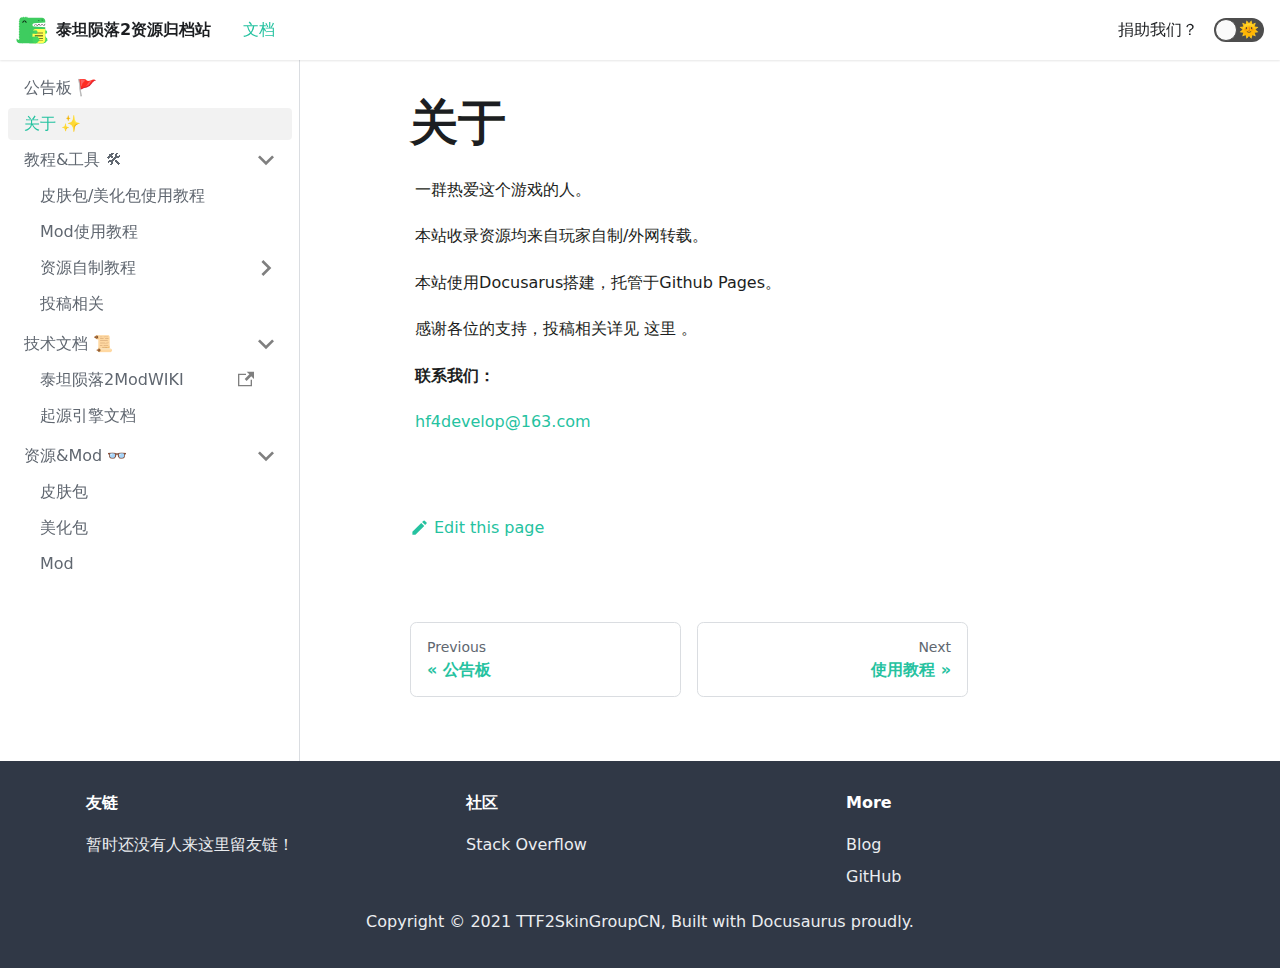
<file: about/index.html>
<!doctype html>
<html lang="en" dir="ltr">
<head>
<meta charset="UTF-8">
<meta name="viewport" content="width=device-width,initial-scale=1">
<meta name="generator" content="Docusaurus v2.0.0-beta.0">
<link rel="alternate" type="application/rss+xml" href="/blog/rss.xml" title="泰坦陨落2资源归档站 Blog RSS Feed">
<link rel="alternate" type="application/atom+xml" href="/blog/atom.xml" title="泰坦陨落2资源归档站 Blog Atom Feed"><title data-react-helmet="true">关于 | 泰坦陨落2资源归档站</title><meta data-react-helmet="true" property="og:url" content="https://www.ttf2skin.xyz/about"><meta data-react-helmet="true" name="docusaurus_locale" content="en"><meta data-react-helmet="true" name="docusaurus_version" content="current"><meta data-react-helmet="true" name="docusaurus_tag" content="docs-default-current"><meta data-react-helmet="true" property="og:title" content="关于 | 泰坦陨落2资源归档站"><meta data-react-helmet="true" name="description" content="​	一群热爱这个游戏的人。"><meta data-react-helmet="true" property="og:description" content="​	一群热爱这个游戏的人。"><link data-react-helmet="true" rel="shortcut icon" href="/img/favicon.ico"><link data-react-helmet="true" rel="canonical" href="https://www.ttf2skin.xyz/about"><link data-react-helmet="true" rel="alternate" href="https://www.ttf2skin.xyz/about" hreflang="en"><link data-react-helmet="true" rel="alternate" href="https://www.ttf2skin.xyz/about" hreflang="x-default"><link rel="stylesheet" href="/assets/css/styles.fd3d871a.css">
<link rel="preload" href="/assets/js/runtime~main.c6185e78.js" as="script">
<link rel="preload" href="/assets/js/main.be0eacb1.js" as="script">
</head>
<body>
<script>!function(){function t(t){document.documentElement.setAttribute("data-theme",t)}var e=function(){var t=null;try{t=localStorage.getItem("theme")}catch(t){}return t}();t(null!==e?e:"light")}()</script><div id="__docusaurus">
<div><a href="#main" class="skipToContent_1oUP">Skip to main content</a></div><nav class="navbar navbar--fixed-top"><div class="navbar__inner"><div class="navbar__items"><button aria-label="Navigation bar toggle" class="navbar__toggle" type="button" tabindex="0"><svg aria-label="Menu" width="30" height="30" viewBox="0 0 30 30" role="img" focusable="false"><title>Menu</title><path stroke="currentColor" stroke-linecap="round" stroke-miterlimit="10" stroke-width="2" d="M4 7h22M4 15h22M4 23h22"></path></svg></button><a class="navbar__brand" href="/"><img src="/img/logo.svg" alt="泰坦陨落2资源归档站" class="themedImage_1VuW themedImage--light_3UqQ navbar__logo"><img src="/img/logo.svg" alt="泰坦陨落2资源归档站" class="themedImage_1VuW themedImage--dark_hz6m navbar__logo"><strong class="navbar__title">泰坦陨落2资源归档站</strong></a><a class="navbar__item navbar__link navbar__link--active" href="/">文档</a></div><div class="navbar__items navbar__items--right"><a href="https://github.com/facebook/docusaurus" target="_blank" rel="noopener noreferrer" class="navbar__item navbar__link">捐助我们？</a><div class="react-toggle displayOnlyInLargeViewport_GrZ2 react-toggle--disabled" role="button" tabindex="-1"><div class="react-toggle-track"><div class="react-toggle-track-check"><span class="toggle_71bT">🌜</span></div><div class="react-toggle-track-x"><span class="toggle_71bT">🌞</span></div></div><div class="react-toggle-thumb"></div><input type="checkbox" class="react-toggle-screenreader-only" aria-label="Switch between dark and light mode"></div></div></div><div role="presentation" class="navbar-sidebar__backdrop"></div><div class="navbar-sidebar"><div class="navbar-sidebar__brand"><a class="navbar__brand" href="/"><img src="/img/logo.svg" alt="泰坦陨落2资源归档站" class="themedImage_1VuW themedImage--light_3UqQ navbar__logo"><img src="/img/logo.svg" alt="泰坦陨落2资源归档站" class="themedImage_1VuW themedImage--dark_hz6m navbar__logo"><strong class="navbar__title">泰坦陨落2资源归档站</strong></a></div><div class="navbar-sidebar__items"><div class="menu"><ul class="menu__list"><li class="menu__list-item"><a class="menu__link navbar__link--active" href="/">文档</a></li><li class="menu__list-item"><a href="https://github.com/facebook/docusaurus" target="_blank" rel="noopener noreferrer" class="menu__link">捐助我们？</a></li></ul></div></div></div></nav><div class="main-wrapper docs-wrapper doc-page"><div class="docPage_31aa"><div class="docSidebarContainer_3Kbt" role="complementary"><div class="sidebar_15mo"><div class="menu menu--responsive thin-scrollbar menu_Bmed"><button aria-label="Open menu" aria-haspopup="true" class="button button--secondary button--sm menu__button" type="button"><svg aria-label="Menu" class="sidebarMenuIcon_fgN0" width="24" height="24" viewBox="0 0 30 30" role="img" focusable="false"><title>Menu</title><path stroke="currentColor" stroke-linecap="round" stroke-miterlimit="10" stroke-width="2" d="M4 7h22M4 15h22M4 23h22"></path></svg></button><ul class="menu__list"><li class="menu__list-item"><a class="menu__link" href="/">公告板 🚩</a></li><li class="menu__list-item"><a aria-current="page" class="menu__link menu__link--active active" href="/about">关于 ✨</a></li><li class="menu__list-item"><a class="menu__link menu__link--sublist" href="#!">教程&amp;工具 🛠</a><ul class="menu__list"><li class="menu__list-item"><a class="menu__link" tabindex="0" href="/tor1">皮肤包/美化包使用教程</a></li><li class="menu__list-item"><a class="menu__link" tabindex="0" href="/tor2">Mod使用教程</a></li><li class="menu__list-item menu__list-item--collapsed"><a class="menu__link menu__link--sublist" href="#!" tabindex="0">资源自制教程</a><ul class="menu__list"><li class="menu__list-item"><a class="menu__link" tabindex="-1" href="/skin1">自制皮肤-基础</a></li><li class="menu__list-item"><a class="menu__link" tabindex="-1" href="/skin2">自制皮肤-进阶</a></li><li class="menu__list-item"><a class="menu__link" tabindex="-1" href="/skin3">自制皮肤-动态皮肤</a></li></ul></li><li class="menu__list-item"><a class="menu__link" tabindex="0" href="/tougao">投稿相关</a></li></ul></li><li class="menu__list-item"><a class="menu__link menu__link--sublist" href="#!">技术文档 📜</a><ul class="menu__list"><li class="menu__list-item"><a href="https://noskill.gitbook.io/titanfall2/v/chinese/" target="_blank" rel="noopener noreferrer" class="menu__link menuLinkExternal_1OhN" tabindex="0">泰坦陨落2ModWIKI</a></li><li class="menu__list-item"><a class="menu__link" tabindex="0" href="/nope">起源引擎文档</a></li></ul></li><li class="menu__list-item"><a class="menu__link menu__link--sublist" href="#!">资源&amp;Mod 👓</a><ul class="menu__list"><li class="menu__list-item"><a class="menu__link" tabindex="0" href="/skin">皮肤包</a></li><li class="menu__list-item"><a class="menu__link" tabindex="0" href="/other">美化包</a></li><li class="menu__list-item"><a class="menu__link" tabindex="0" href="/mods">Mod</a></li></ul></li></ul></div></div></div><main class="docMainContainer_3ufF"><div class="container padding-vert--lg docItemWrapper_3FMP"><div class="row"><div class="col docItemCol_3FnS"><div class="docItemContainer_33ec"><article><header><h1 class="docTitle_3a4h">关于</h1></header><div class="markdown"><p>​	一群热爱这个游戏的人。</p><p>​	本站收录资源均来自玩家自制/外网转载。</p><p>​	本站使用Docusarus搭建，托管于Github Pages。</p><p>​	感谢各位的支持，投稿相关详见 这里 。</p><p>​	<strong>联系我们：</strong></p><p>​	<a href="mailto:hf4develop@163.com" target="_blank" rel="noopener noreferrer">hf4develop@163.com</a></p></div></article><div class="margin-vert--xl"><div class="row"><div class="col"><a href="https://github.com/facebook/docusaurus/edit/master/website/docs/about.md" target="_blank" rel="noreferrer noopener"><svg fill="currentColor" height="1.2em" width="1.2em" preserveAspectRatio="xMidYMid meet" role="img" viewBox="0 0 40 40" class="iconEdit_2_ui" aria-label="Edit page"><g><path d="m34.5 11.7l-3 3.1-6.3-6.3 3.1-3q0.5-0.5 1.2-0.5t1.1 0.5l3.9 3.9q0.5 0.4 0.5 1.1t-0.5 1.2z m-29.5 17.1l18.4-18.5 6.3 6.3-18.4 18.4h-6.3v-6.2z"></path></g></svg>Edit this page</a></div></div></div><div class="margin-vert--lg"><nav class="pagination-nav" aria-label="Docs pages navigation"><div class="pagination-nav__item"><a class="pagination-nav__link" href="/"><div class="pagination-nav__sublabel">Previous</div><div class="pagination-nav__label">« 公告板</div></a></div><div class="pagination-nav__item pagination-nav__item--next"><a class="pagination-nav__link" href="/tor1"><div class="pagination-nav__sublabel">Next</div><div class="pagination-nav__label">使用教程 »</div></a></div></nav></div></div></div><div class="col col--3"><div class="tableOfContents_35-E thin-scrollbar"></div></div></div></div></main></div></div><footer class="footer footer--dark"><div class="container"><div class="row footer__links"><div class="col footer__col"><h4 class="footer__title">友链</h4><ul class="footer__items"><li class="footer__item"><a class="footer__link-item" href="/docs/lol">暂时还没有人来这里留友链！</a></li></ul></div><div class="col footer__col"><h4 class="footer__title">社区</h4><ul class="footer__items"><li class="footer__item"><a href="https://stackoverflow.com/questions/tagged/docusaurus" target="_blank" rel="noopener noreferrer" class="footer__link-item">Stack Overflow</a></li></ul></div><div class="col footer__col"><h4 class="footer__title">More</h4><ul class="footer__items"><li class="footer__item"><a class="footer__link-item" href="/blog">Blog</a></li><li class="footer__item"><a href="https://github.com/facebook/docusaurus" target="_blank" rel="noopener noreferrer" class="footer__link-item">GitHub</a></li></ul></div></div><div class="footer__bottom text--center"><div class="footer__copyright">Copyright © 2021 TTF2SkinGroupCN, Built with Docusaurus proudly.</div></div></div></footer></div>
<script src="/assets/js/runtime~main.c6185e78.js"></script>
<script src="/assets/js/main.be0eacb1.js"></script>
</body>
</html>
</file>
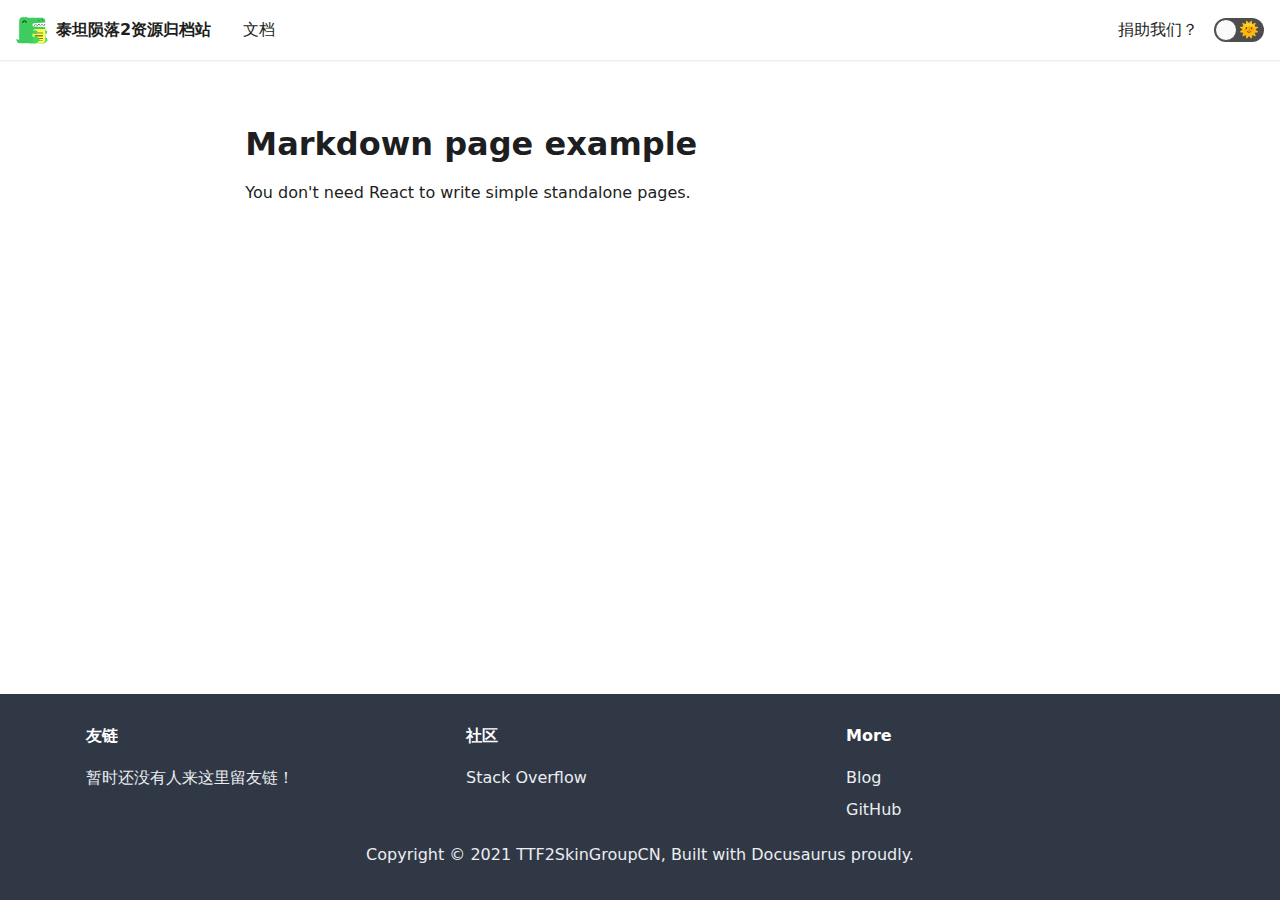
<file: markdown-page/index.html>
<!doctype html>
<html lang="en" dir="ltr">
<head>
<meta charset="UTF-8">
<meta name="viewport" content="width=device-width,initial-scale=1">
<meta name="generator" content="Docusaurus v2.0.0-beta.0">
<link rel="alternate" type="application/rss+xml" href="/blog/rss.xml" title="泰坦陨落2资源归档站 Blog RSS Feed">
<link rel="alternate" type="application/atom+xml" href="/blog/atom.xml" title="泰坦陨落2资源归档站 Blog Atom Feed"><title data-react-helmet="true">Markdown page example | 泰坦陨落2资源归档站</title><meta data-react-helmet="true" property="og:title" content="Markdown page example | 泰坦陨落2资源归档站"><meta data-react-helmet="true" property="og:url" content="https://www.ttf2skin.xyz/markdown-page"><meta data-react-helmet="true" name="docusaurus_locale" content="en"><meta data-react-helmet="true" name="docusaurus_tag" content="default"><link data-react-helmet="true" rel="shortcut icon" href="/img/favicon.ico"><link data-react-helmet="true" rel="canonical" href="https://www.ttf2skin.xyz/markdown-page"><link data-react-helmet="true" rel="alternate" href="https://www.ttf2skin.xyz/markdown-page" hreflang="en"><link data-react-helmet="true" rel="alternate" href="https://www.ttf2skin.xyz/markdown-page" hreflang="x-default"><link rel="stylesheet" href="/assets/css/styles.fd3d871a.css">
<link rel="preload" href="/assets/js/runtime~main.b1b3bb7a.js" as="script">
<link rel="preload" href="/assets/js/main.68150ce6.js" as="script">
</head>
<body>
<script>!function(){function t(t){document.documentElement.setAttribute("data-theme",t)}var e=function(){var t=null;try{t=localStorage.getItem("theme")}catch(t){}return t}();t(null!==e?e:"light")}()</script><div id="__docusaurus">
<div><a href="#main" class="skipToContent_1oUP">Skip to main content</a></div><nav class="navbar navbar--fixed-top"><div class="navbar__inner"><div class="navbar__items"><button aria-label="Navigation bar toggle" class="navbar__toggle" type="button" tabindex="0"><svg aria-label="Menu" width="30" height="30" viewBox="0 0 30 30" role="img" focusable="false"><title>Menu</title><path stroke="currentColor" stroke-linecap="round" stroke-miterlimit="10" stroke-width="2" d="M4 7h22M4 15h22M4 23h22"></path></svg></button><a class="navbar__brand" href="/"><img src="/img/logo.svg" alt="泰坦陨落2资源归档站" class="themedImage_1VuW themedImage--light_3UqQ navbar__logo"><img src="/img/logo.svg" alt="泰坦陨落2资源归档站" class="themedImage_1VuW themedImage--dark_hz6m navbar__logo"><strong class="navbar__title">泰坦陨落2资源归档站</strong></a><a class="navbar__item navbar__link" href="/">文档</a></div><div class="navbar__items navbar__items--right"><a href="https://github.com/facebook/docusaurus" target="_blank" rel="noopener noreferrer" class="navbar__item navbar__link">捐助我们？</a><div class="react-toggle displayOnlyInLargeViewport_GrZ2 react-toggle--disabled" role="button" tabindex="-1"><div class="react-toggle-track"><div class="react-toggle-track-check"><span class="toggle_71bT">🌜</span></div><div class="react-toggle-track-x"><span class="toggle_71bT">🌞</span></div></div><div class="react-toggle-thumb"></div><input type="checkbox" class="react-toggle-screenreader-only" aria-label="Switch between dark and light mode"></div></div></div><div role="presentation" class="navbar-sidebar__backdrop"></div><div class="navbar-sidebar"><div class="navbar-sidebar__brand"><a class="navbar__brand" href="/"><img src="/img/logo.svg" alt="泰坦陨落2资源归档站" class="themedImage_1VuW themedImage--light_3UqQ navbar__logo"><img src="/img/logo.svg" alt="泰坦陨落2资源归档站" class="themedImage_1VuW themedImage--dark_hz6m navbar__logo"><strong class="navbar__title">泰坦陨落2资源归档站</strong></a></div><div class="navbar-sidebar__items"><div class="menu"><ul class="menu__list"><li class="menu__list-item"><a class="menu__link" href="/">文档</a></li><li class="menu__list-item"><a href="https://github.com/facebook/docusaurus" target="_blank" rel="noopener noreferrer" class="menu__link">捐助我们？</a></li></ul></div></div></div></nav><div class="main-wrapper mdx-wrapper mdx-page"><main><div class="container container--fluid"><div class="margin-vert--lg padding-vert--lg"><div class="row"><div class="col col--8 col--offset-2"><div class="container"><h1><a aria-hidden="true" tabindex="-1" class="anchor enhancedAnchor_2LWZ" id="markdown-page-example"></a>Markdown page example<a class="hash-link" href="#markdown-page-example" title="Direct link to heading">#</a></h1><p>You don&#x27;t need React to write simple standalone pages.</p></div></div><div class="col col--2"><div class="tableOfContents_35-E thin-scrollbar"></div></div></div></div></div></main></div><footer class="footer footer--dark"><div class="container"><div class="row footer__links"><div class="col footer__col"><h4 class="footer__title">友链</h4><ul class="footer__items"><li class="footer__item"><a class="footer__link-item" href="/docs/lol">暂时还没有人来这里留友链！</a></li></ul></div><div class="col footer__col"><h4 class="footer__title">社区</h4><ul class="footer__items"><li class="footer__item"><a href="https://stackoverflow.com/questions/tagged/docusaurus" target="_blank" rel="noopener noreferrer" class="footer__link-item">Stack Overflow</a></li></ul></div><div class="col footer__col"><h4 class="footer__title">More</h4><ul class="footer__items"><li class="footer__item"><a class="footer__link-item" href="/blog">Blog</a></li><li class="footer__item"><a href="https://github.com/facebook/docusaurus" target="_blank" rel="noopener noreferrer" class="footer__link-item">GitHub</a></li></ul></div></div><div class="footer__bottom text--center"><div class="footer__copyright">Copyright © 2021 TTF2SkinGroupCN, Built with Docusaurus proudly.</div></div></div></footer></div>
<script src="/assets/js/runtime~main.b1b3bb7a.js"></script>
<script src="/assets/js/main.68150ce6.js"></script>
</body>
</html>
</file>
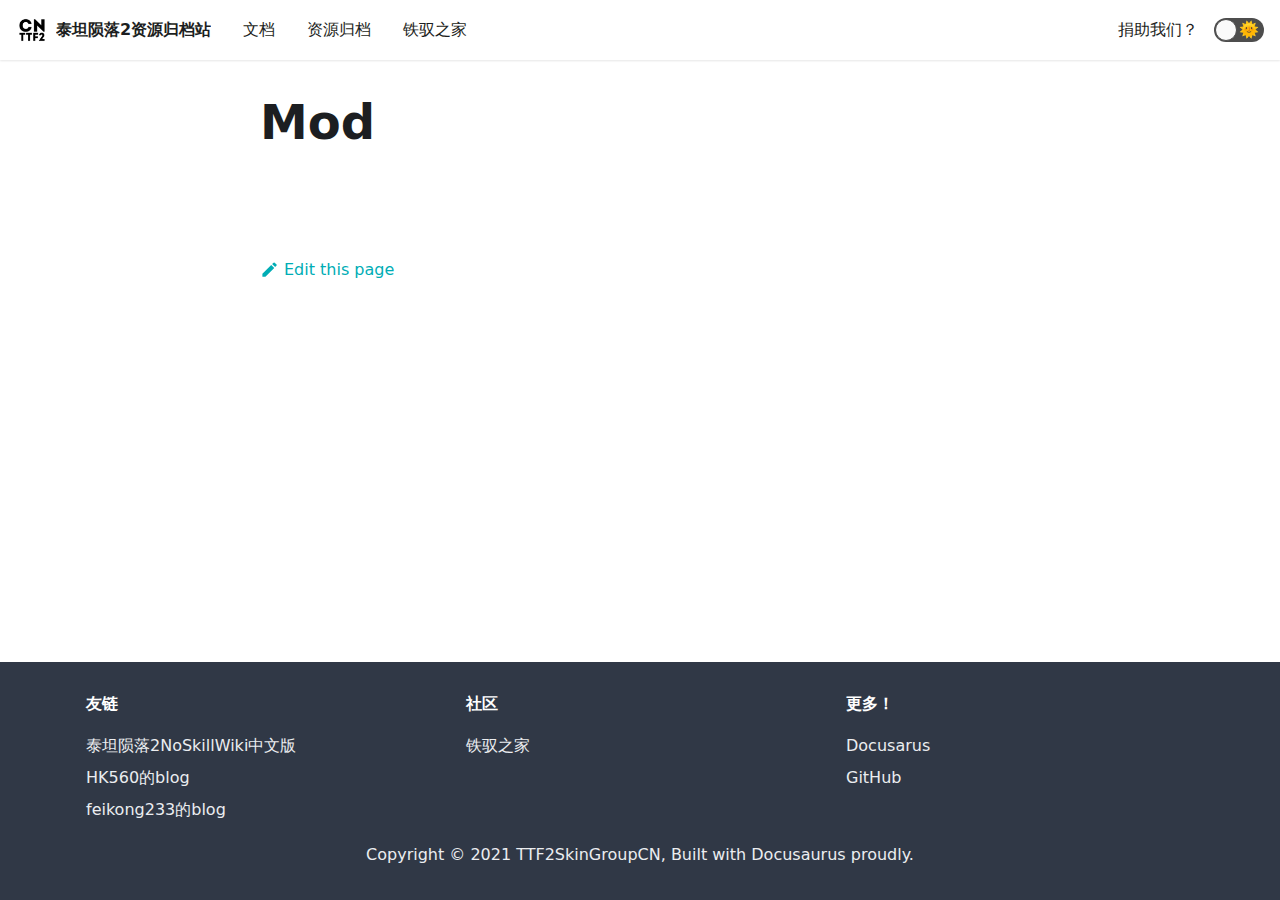
<file: mods/index.html>
<!doctype html>
<html lang="en" dir="ltr">
<head>
<meta charset="UTF-8">
<meta name="viewport" content="width=device-width,initial-scale=1">
<meta name="generator" content="Docusaurus v2.0.0-beta.0">
<link rel="alternate" type="application/rss+xml" href="/blog/rss.xml" title="泰坦陨落2资源归档站 Blog RSS Feed">
<link rel="alternate" type="application/atom+xml" href="/blog/atom.xml" title="泰坦陨落2资源归档站 Blog Atom Feed"><title data-react-helmet="true">Mod | 泰坦陨落2资源归档站</title><meta data-react-helmet="true" property="og:url" content="https://www.ttf2skin.xyz/mods"><meta data-react-helmet="true" name="docusaurus_locale" content="en"><meta data-react-helmet="true" name="docusaurus_version" content="current"><meta data-react-helmet="true" name="docusaurus_tag" content="docs-default-current"><meta data-react-helmet="true" property="og:title" content="Mod | 泰坦陨落2资源归档站"><link data-react-helmet="true" rel="shortcut icon" href="/img/favicon.png"><link data-react-helmet="true" rel="canonical" href="https://www.ttf2skin.xyz/mods"><link data-react-helmet="true" rel="alternate" href="https://www.ttf2skin.xyz/mods" hreflang="en"><link data-react-helmet="true" rel="alternate" href="https://www.ttf2skin.xyz/mods" hreflang="x-default"><link rel="stylesheet" href="/assets/css/styles.5516426a.css">
<link rel="preload" href="/assets/js/runtime~main.e2a51db4.js" as="script">
<link rel="preload" href="/assets/js/main.663458ad.js" as="script">
</head>
<body>
<script>!function(){function t(t){document.documentElement.setAttribute("data-theme",t)}var e=function(){var t=null;try{t=localStorage.getItem("theme")}catch(t){}return t}();t(null!==e?e:"light")}()</script><div id="__docusaurus">
<div><a href="#main" class="skipToContent_1oUP">Skip to main content</a></div><nav class="navbar navbar--fixed-top"><div class="navbar__inner"><div class="navbar__items"><button aria-label="Navigation bar toggle" class="navbar__toggle" type="button" tabindex="0"><svg aria-label="Menu" width="30" height="30" viewBox="0 0 30 30" role="img" focusable="false"><title>Menu</title><path stroke="currentColor" stroke-linecap="round" stroke-miterlimit="10" stroke-width="2" d="M4 7h22M4 15h22M4 23h22"></path></svg></button><a class="navbar__brand" href="/"><img src="/img/favicon.png" alt="泰坦陨落2资源归档站" class="themedImage_1VuW themedImage--light_3UqQ navbar__logo"><img src="/img/favicon.png" alt="泰坦陨落2资源归档站" class="themedImage_1VuW themedImage--dark_hz6m navbar__logo"><strong class="navbar__title">泰坦陨落2资源归档站</strong></a><a class="navbar__item navbar__link" href="/">文档</a><a class="navbar__item navbar__link" href="/blog">资源归档</a><a href="https://kaihei.co/l6OjoZ" target="_blank" rel="noopener noreferrer" class="navbar__item navbar__link">铁驭之家</a></div><div class="navbar__items navbar__items--right"><a href="https://github.com/facebook/docusaurus" target="_blank" rel="noopener noreferrer" class="navbar__item navbar__link">捐助我们？</a><div class="react-toggle displayOnlyInLargeViewport_GrZ2 react-toggle--disabled" role="button" tabindex="-1"><div class="react-toggle-track"><div class="react-toggle-track-check"><span class="toggle_71bT">🌜</span></div><div class="react-toggle-track-x"><span class="toggle_71bT">🌞</span></div></div><div class="react-toggle-thumb"></div><input type="checkbox" class="react-toggle-screenreader-only" aria-label="Switch between dark and light mode"></div></div></div><div role="presentation" class="navbar-sidebar__backdrop"></div><div class="navbar-sidebar"><div class="navbar-sidebar__brand"><a class="navbar__brand" href="/"><img src="/img/favicon.png" alt="泰坦陨落2资源归档站" class="themedImage_1VuW themedImage--light_3UqQ navbar__logo"><img src="/img/favicon.png" alt="泰坦陨落2资源归档站" class="themedImage_1VuW themedImage--dark_hz6m navbar__logo"><strong class="navbar__title">泰坦陨落2资源归档站</strong></a></div><div class="navbar-sidebar__items"><div class="menu"><ul class="menu__list"><li class="menu__list-item"><a class="menu__link" href="/">文档</a></li><li class="menu__list-item"><a class="menu__link" href="/blog">资源归档</a></li><li class="menu__list-item"><a href="https://kaihei.co/l6OjoZ" target="_blank" rel="noopener noreferrer" class="menu__link">铁驭之家</a></li><li class="menu__list-item"><a href="https://github.com/facebook/docusaurus" target="_blank" rel="noopener noreferrer" class="menu__link">捐助我们？</a></li></ul></div></div></div></nav><div class="main-wrapper docs-wrapper doc-page"><div class="docPage_31aa"><main class="docMainContainer_3ufF docMainContainerEnhanced_3NYZ"><div class="container padding-vert--lg docItemWrapper_3FMP"><div class="row"><div class="col docItemCol_3FnS"><div class="docItemContainer_33ec"><article><header><h1 class="docTitle_3a4h">Mod</h1></header><div class="markdown"></div></article><div class="margin-vert--xl"><div class="row"><div class="col"><a href="https://github.com/facebook/docusaurus/edit/master/website/docs/mods.md" target="_blank" rel="noreferrer noopener"><svg fill="currentColor" height="1.2em" width="1.2em" preserveAspectRatio="xMidYMid meet" role="img" viewBox="0 0 40 40" class="iconEdit_2_ui" aria-label="Edit page"><g><path d="m34.5 11.7l-3 3.1-6.3-6.3 3.1-3q0.5-0.5 1.2-0.5t1.1 0.5l3.9 3.9q0.5 0.4 0.5 1.1t-0.5 1.2z m-29.5 17.1l18.4-18.5 6.3 6.3-18.4 18.4h-6.3v-6.2z"></path></g></svg>Edit this page</a></div></div></div><div class="margin-vert--lg"><nav class="pagination-nav" aria-label="Docs pages navigation"><div class="pagination-nav__item"></div><div class="pagination-nav__item pagination-nav__item--next"></div></nav></div></div></div><div class="col col--3"><div class="tableOfContents_35-E thin-scrollbar"></div></div></div></div></main></div></div><footer class="footer footer--dark"><div class="container"><div class="row footer__links"><div class="col footer__col"><h4 class="footer__title">友链</h4><ul class="footer__items"><li class="footer__item"><a href="https://noskill.gitbook.io/titanfall2/v/chinese/" target="_blank" rel="noopener noreferrer" class="footer__link-item">泰坦陨落2NoSkillWiki中文版</a></li><li class="footer__item"><a href="https://blog.hk560.top/" target="_blank" rel="noopener noreferrer" class="footer__link-item">HK560的blog</a></li><li class="footer__item"><a href="https://www.feikong233.xyz" target="_blank" rel="noopener noreferrer" class="footer__link-item">feikong233的blog</a></li></ul></div><div class="col footer__col"><h4 class="footer__title">社区</h4><ul class="footer__items"><li class="footer__item"><a href="https://kaihei.co/l6OjoZ" target="_blank" rel="noopener noreferrer" class="footer__link-item">铁驭之家</a></li></ul></div><div class="col footer__col"><h4 class="footer__title">更多！</h4><ul class="footer__items"><li class="footer__item"><a href="https://www.docusaurus.cn/" target="_blank" rel="noopener noreferrer" class="footer__link-item">Docusarus</a></li><li class="footer__item"><a href="https://github.com/" target="_blank" rel="noopener noreferrer" class="footer__link-item">GitHub</a></li></ul></div></div><div class="footer__bottom text--center"><div class="footer__copyright">Copyright © 2021 TTF2SkinGroupCN, Built with Docusaurus proudly.</div></div></div></footer></div>
<script src="/assets/js/runtime~main.e2a51db4.js"></script>
<script src="/assets/js/main.663458ad.js"></script>
</body>
</html>
</file>
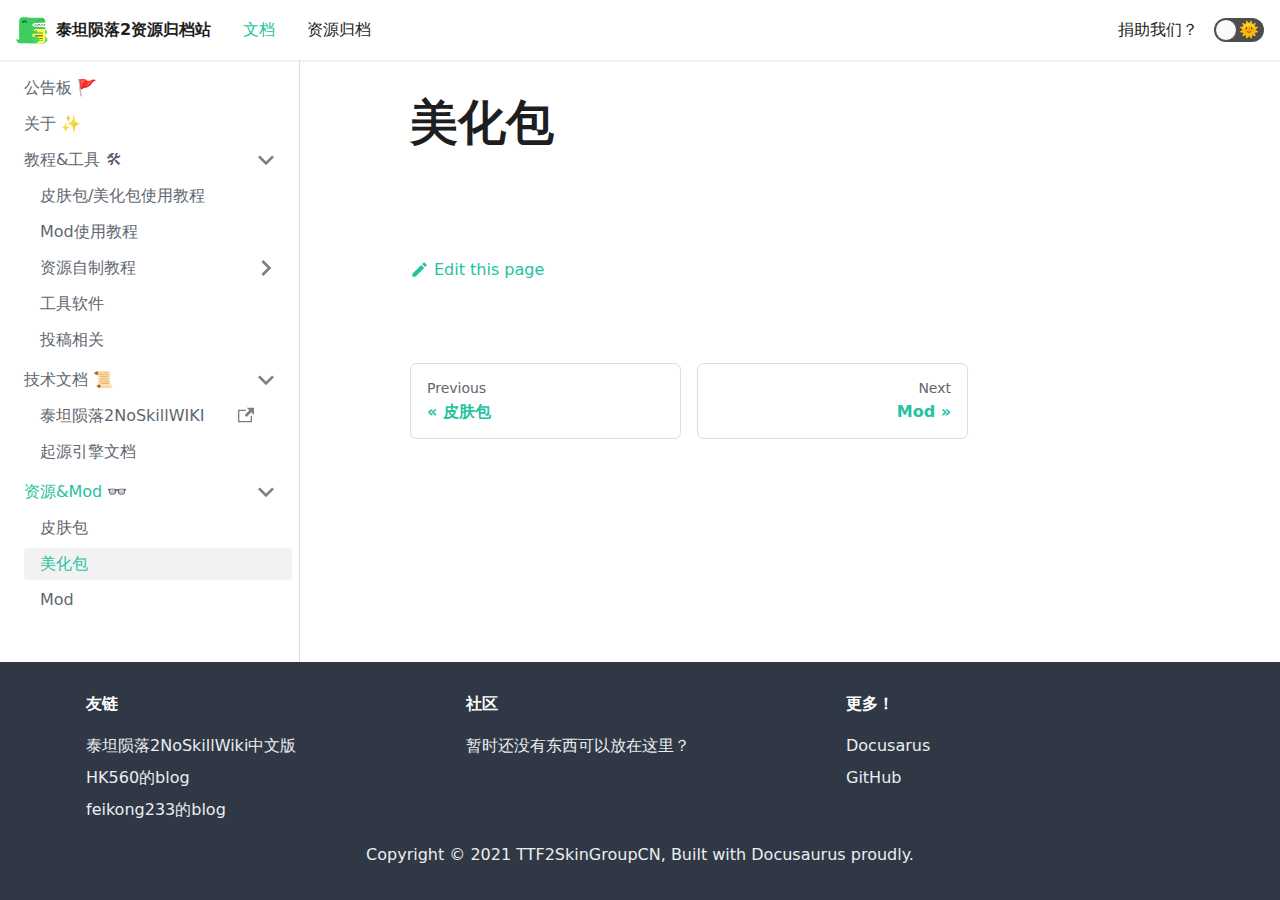
<file: other/index.html>
<!doctype html>
<html lang="en" dir="ltr">
<head>
<meta charset="UTF-8">
<meta name="viewport" content="width=device-width,initial-scale=1">
<meta name="generator" content="Docusaurus v2.0.0-beta.0">
<link rel="alternate" type="application/rss+xml" href="/blog/rss.xml" title="泰坦陨落2资源归档站 Blog RSS Feed">
<link rel="alternate" type="application/atom+xml" href="/blog/atom.xml" title="泰坦陨落2资源归档站 Blog Atom Feed"><title data-react-helmet="true">美化包 | 泰坦陨落2资源归档站</title><meta data-react-helmet="true" property="og:url" content="https://www.ttf2skin.xyz/other"><meta data-react-helmet="true" name="docusaurus_locale" content="en"><meta data-react-helmet="true" name="docusaurus_version" content="current"><meta data-react-helmet="true" name="docusaurus_tag" content="docs-default-current"><meta data-react-helmet="true" property="og:title" content="美化包 | 泰坦陨落2资源归档站"><link data-react-helmet="true" rel="shortcut icon" href="/img/favicon.ico"><link data-react-helmet="true" rel="canonical" href="https://www.ttf2skin.xyz/other"><link data-react-helmet="true" rel="alternate" href="https://www.ttf2skin.xyz/other" hreflang="en"><link data-react-helmet="true" rel="alternate" href="https://www.ttf2skin.xyz/other" hreflang="x-default"><link rel="stylesheet" href="/assets/css/styles.fd3d871a.css">
<link rel="preload" href="/assets/js/runtime~main.7cd96759.js" as="script">
<link rel="preload" href="/assets/js/main.80630361.js" as="script">
</head>
<body>
<script>!function(){function t(t){document.documentElement.setAttribute("data-theme",t)}var e=function(){var t=null;try{t=localStorage.getItem("theme")}catch(t){}return t}();t(null!==e?e:"light")}()</script><div id="__docusaurus">
<div><a href="#main" class="skipToContent_1oUP">Skip to main content</a></div><nav class="navbar navbar--fixed-top"><div class="navbar__inner"><div class="navbar__items"><button aria-label="Navigation bar toggle" class="navbar__toggle" type="button" tabindex="0"><svg aria-label="Menu" width="30" height="30" viewBox="0 0 30 30" role="img" focusable="false"><title>Menu</title><path stroke="currentColor" stroke-linecap="round" stroke-miterlimit="10" stroke-width="2" d="M4 7h22M4 15h22M4 23h22"></path></svg></button><a class="navbar__brand" href="/"><img src="/img/logo.svg" alt="泰坦陨落2资源归档站" class="themedImage_1VuW themedImage--light_3UqQ navbar__logo"><img src="/img/logo.svg" alt="泰坦陨落2资源归档站" class="themedImage_1VuW themedImage--dark_hz6m navbar__logo"><strong class="navbar__title">泰坦陨落2资源归档站</strong></a><a class="navbar__item navbar__link navbar__link--active" href="/">文档</a><a class="navbar__item navbar__link" href="/blog">资源归档</a></div><div class="navbar__items navbar__items--right"><a href="https://github.com/facebook/docusaurus" target="_blank" rel="noopener noreferrer" class="navbar__item navbar__link">捐助我们？</a><div class="react-toggle displayOnlyInLargeViewport_GrZ2 react-toggle--disabled" role="button" tabindex="-1"><div class="react-toggle-track"><div class="react-toggle-track-check"><span class="toggle_71bT">🌜</span></div><div class="react-toggle-track-x"><span class="toggle_71bT">🌞</span></div></div><div class="react-toggle-thumb"></div><input type="checkbox" class="react-toggle-screenreader-only" aria-label="Switch between dark and light mode"></div></div></div><div role="presentation" class="navbar-sidebar__backdrop"></div><div class="navbar-sidebar"><div class="navbar-sidebar__brand"><a class="navbar__brand" href="/"><img src="/img/logo.svg" alt="泰坦陨落2资源归档站" class="themedImage_1VuW themedImage--light_3UqQ navbar__logo"><img src="/img/logo.svg" alt="泰坦陨落2资源归档站" class="themedImage_1VuW themedImage--dark_hz6m navbar__logo"><strong class="navbar__title">泰坦陨落2资源归档站</strong></a></div><div class="navbar-sidebar__items"><div class="menu"><ul class="menu__list"><li class="menu__list-item"><a class="menu__link navbar__link--active" href="/">文档</a></li><li class="menu__list-item"><a class="menu__link" href="/blog">资源归档</a></li><li class="menu__list-item"><a href="https://github.com/facebook/docusaurus" target="_blank" rel="noopener noreferrer" class="menu__link">捐助我们？</a></li></ul></div></div></div></nav><div class="main-wrapper docs-wrapper doc-page"><div class="docPage_31aa"><div class="docSidebarContainer_3Kbt" role="complementary"><div class="sidebar_15mo"><div class="menu menu--responsive thin-scrollbar menu_Bmed"><button aria-label="Open menu" aria-haspopup="true" class="button button--secondary button--sm menu__button" type="button"><svg aria-label="Menu" class="sidebarMenuIcon_fgN0" width="24" height="24" viewBox="0 0 30 30" role="img" focusable="false"><title>Menu</title><path stroke="currentColor" stroke-linecap="round" stroke-miterlimit="10" stroke-width="2" d="M4 7h22M4 15h22M4 23h22"></path></svg></button><ul class="menu__list"><li class="menu__list-item"><a class="menu__link" href="/">公告板 🚩</a></li><li class="menu__list-item"><a class="menu__link" href="/about">关于 ✨</a></li><li class="menu__list-item"><a class="menu__link menu__link--sublist" href="#!">教程&amp;工具 🛠</a><ul class="menu__list"><li class="menu__list-item"><a class="menu__link" tabindex="0" href="/tor1">皮肤包/美化包使用教程</a></li><li class="menu__list-item"><a class="menu__link" tabindex="0" href="/tor2">Mod使用教程</a></li><li class="menu__list-item menu__list-item--collapsed"><a class="menu__link menu__link--sublist" href="#!" tabindex="0">资源自制教程</a><ul class="menu__list"><li class="menu__list-item"><a class="menu__link" tabindex="-1" href="/skin1">自制皮肤-基础</a></li><li class="menu__list-item"><a class="menu__link" tabindex="-1" href="/skin2">自制皮肤-进阶</a></li><li class="menu__list-item"><a class="menu__link" tabindex="-1" href="/skin3">自制皮肤-动态皮肤</a></li></ul></li><li class="menu__list-item"><a class="menu__link" tabindex="0" href="/tools">工具软件</a></li><li class="menu__list-item"><a class="menu__link" tabindex="0" href="/tougao">投稿相关</a></li></ul></li><li class="menu__list-item"><a class="menu__link menu__link--sublist" href="#!">技术文档 📜</a><ul class="menu__list"><li class="menu__list-item"><a href="https://noskill.gitbook.io/titanfall2/v/chinese/" target="_blank" rel="noopener noreferrer" class="menu__link menuLinkExternal_1OhN" tabindex="0">泰坦陨落2NoSkillWIKI</a></li><li class="menu__list-item"><a class="menu__link" tabindex="0" href="/nope">起源引擎文档</a></li></ul></li><li class="menu__list-item"><a class="menu__link menu__link--sublist menu__link--active" href="#!">资源&amp;Mod 👓</a><ul class="menu__list"><li class="menu__list-item"><a class="menu__link" tabindex="0" href="/skin">皮肤包</a></li><li class="menu__list-item"><a aria-current="page" class="menu__link menu__link--active active" tabindex="0" href="/other">美化包</a></li><li class="menu__list-item"><a class="menu__link" tabindex="0" href="/mods">Mod</a></li></ul></li></ul></div></div></div><main class="docMainContainer_3ufF"><div class="container padding-vert--lg docItemWrapper_3FMP"><div class="row"><div class="col docItemCol_3FnS"><div class="docItemContainer_33ec"><article><header><h1 class="docTitle_3a4h">美化包</h1></header><div class="markdown"></div></article><div class="margin-vert--xl"><div class="row"><div class="col"><a href="https://github.com/facebook/docusaurus/edit/master/website/docs/other.md" target="_blank" rel="noreferrer noopener"><svg fill="currentColor" height="1.2em" width="1.2em" preserveAspectRatio="xMidYMid meet" role="img" viewBox="0 0 40 40" class="iconEdit_2_ui" aria-label="Edit page"><g><path d="m34.5 11.7l-3 3.1-6.3-6.3 3.1-3q0.5-0.5 1.2-0.5t1.1 0.5l3.9 3.9q0.5 0.4 0.5 1.1t-0.5 1.2z m-29.5 17.1l18.4-18.5 6.3 6.3-18.4 18.4h-6.3v-6.2z"></path></g></svg>Edit this page</a></div></div></div><div class="margin-vert--lg"><nav class="pagination-nav" aria-label="Docs pages navigation"><div class="pagination-nav__item"><a class="pagination-nav__link" href="/skin"><div class="pagination-nav__sublabel">Previous</div><div class="pagination-nav__label">« 皮肤包</div></a></div><div class="pagination-nav__item pagination-nav__item--next"><a class="pagination-nav__link" href="/mods"><div class="pagination-nav__sublabel">Next</div><div class="pagination-nav__label">Mod »</div></a></div></nav></div></div></div><div class="col col--3"><div class="tableOfContents_35-E thin-scrollbar"></div></div></div></div></main></div></div><footer class="footer footer--dark"><div class="container"><div class="row footer__links"><div class="col footer__col"><h4 class="footer__title">友链</h4><ul class="footer__items"><li class="footer__item"><a href="https://noskill.gitbook.io/titanfall2/v/chinese/" target="_blank" rel="noopener noreferrer" class="footer__link-item">泰坦陨落2NoSkillWiki中文版</a></li><li class="footer__item"><a href="https://blog.hk560.top/" target="_blank" rel="noopener noreferrer" class="footer__link-item">HK560的blog</a></li><li class="footer__item"><a href="https://www.feikong233.xyz" target="_blank" rel="noopener noreferrer" class="footer__link-item">feikong233的blog</a></li></ul></div><div class="col footer__col"><h4 class="footer__title">社区</h4><ul class="footer__items"><li class="footer__item"><a href="https://noskill.gitbook.io/titanfall2/v/chinese/" target="_blank" rel="noopener noreferrer" class="footer__link-item">暂时还没有东西可以放在这里？</a></li></ul></div><div class="col footer__col"><h4 class="footer__title">更多！</h4><ul class="footer__items"><li class="footer__item"><a href="https://www.docusaurus.cn/" target="_blank" rel="noopener noreferrer" class="footer__link-item">Docusarus</a></li><li class="footer__item"><a href="https://github.com/" target="_blank" rel="noopener noreferrer" class="footer__link-item">GitHub</a></li></ul></div></div><div class="footer__bottom text--center"><div class="footer__copyright">Copyright © 2021 TTF2SkinGroupCN, Built with Docusaurus proudly.</div></div></div></footer></div>
<script src="/assets/js/runtime~main.7cd96759.js"></script>
<script src="/assets/js/main.80630361.js"></script>
</body>
</html>
</file>
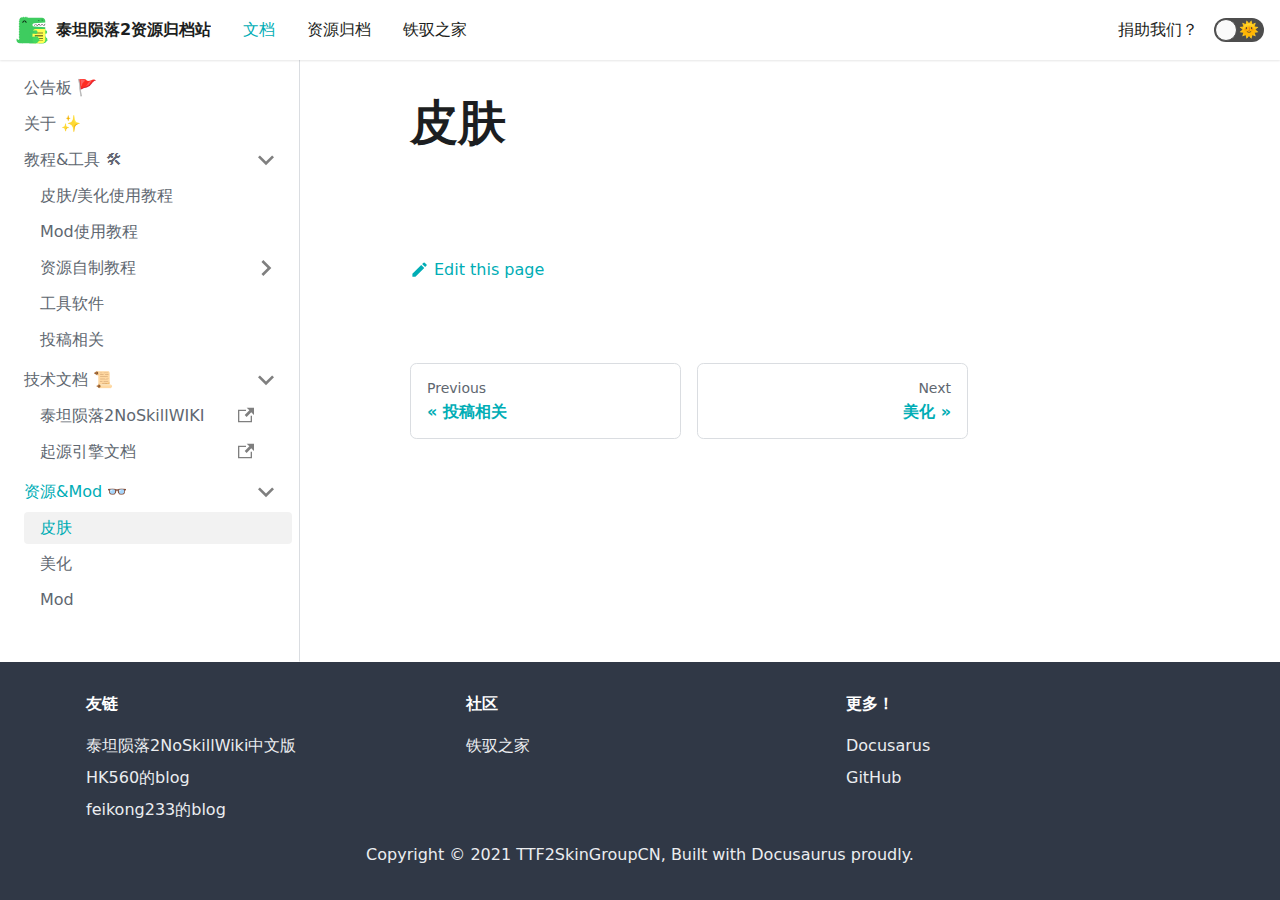
<file: skin/index.html>
<!doctype html>
<html lang="en" dir="ltr">
<head>
<meta charset="UTF-8">
<meta name="viewport" content="width=device-width,initial-scale=1">
<meta name="generator" content="Docusaurus v2.0.0-beta.0">
<link rel="alternate" type="application/rss+xml" href="/blog/rss.xml" title="泰坦陨落2资源归档站 Blog RSS Feed">
<link rel="alternate" type="application/atom+xml" href="/blog/atom.xml" title="泰坦陨落2资源归档站 Blog Atom Feed"><title data-react-helmet="true">皮肤 | 泰坦陨落2资源归档站</title><meta data-react-helmet="true" property="og:url" content="https://www.ttf2skin.xyz/skin"><meta data-react-helmet="true" name="docusaurus_locale" content="en"><meta data-react-helmet="true" name="docusaurus_version" content="current"><meta data-react-helmet="true" name="docusaurus_tag" content="docs-default-current"><meta data-react-helmet="true" property="og:title" content="皮肤 | 泰坦陨落2资源归档站"><link data-react-helmet="true" rel="shortcut icon" href="/img/favicon.ico"><link data-react-helmet="true" rel="canonical" href="https://www.ttf2skin.xyz/skin"><link data-react-helmet="true" rel="alternate" href="https://www.ttf2skin.xyz/skin" hreflang="en"><link data-react-helmet="true" rel="alternate" href="https://www.ttf2skin.xyz/skin" hreflang="x-default"><link rel="stylesheet" href="/assets/css/styles.5516426a.css">
<link rel="preload" href="/assets/js/runtime~main.1f76f42d.js" as="script">
<link rel="preload" href="/assets/js/main.b81cf7b9.js" as="script">
</head>
<body>
<script>!function(){function t(t){document.documentElement.setAttribute("data-theme",t)}var e=function(){var t=null;try{t=localStorage.getItem("theme")}catch(t){}return t}();t(null!==e?e:"light")}()</script><div id="__docusaurus">
<div><a href="#main" class="skipToContent_1oUP">Skip to main content</a></div><nav class="navbar navbar--fixed-top"><div class="navbar__inner"><div class="navbar__items"><button aria-label="Navigation bar toggle" class="navbar__toggle" type="button" tabindex="0"><svg aria-label="Menu" width="30" height="30" viewBox="0 0 30 30" role="img" focusable="false"><title>Menu</title><path stroke="currentColor" stroke-linecap="round" stroke-miterlimit="10" stroke-width="2" d="M4 7h22M4 15h22M4 23h22"></path></svg></button><a class="navbar__brand" href="/"><img src="/img/logo.svg" alt="泰坦陨落2资源归档站" class="themedImage_1VuW themedImage--light_3UqQ navbar__logo"><img src="/img/logo.svg" alt="泰坦陨落2资源归档站" class="themedImage_1VuW themedImage--dark_hz6m navbar__logo"><strong class="navbar__title">泰坦陨落2资源归档站</strong></a><a class="navbar__item navbar__link navbar__link--active" href="/">文档</a><a class="navbar__item navbar__link" href="/blog">资源归档</a><a href="https://kaihei.co/l6OjoZ" target="_blank" rel="noopener noreferrer" class="navbar__item navbar__link">铁驭之家</a></div><div class="navbar__items navbar__items--right"><a href="https://github.com/facebook/docusaurus" target="_blank" rel="noopener noreferrer" class="navbar__item navbar__link">捐助我们？</a><div class="react-toggle displayOnlyInLargeViewport_GrZ2 react-toggle--disabled" role="button" tabindex="-1"><div class="react-toggle-track"><div class="react-toggle-track-check"><span class="toggle_71bT">🌜</span></div><div class="react-toggle-track-x"><span class="toggle_71bT">🌞</span></div></div><div class="react-toggle-thumb"></div><input type="checkbox" class="react-toggle-screenreader-only" aria-label="Switch between dark and light mode"></div></div></div><div role="presentation" class="navbar-sidebar__backdrop"></div><div class="navbar-sidebar"><div class="navbar-sidebar__brand"><a class="navbar__brand" href="/"><img src="/img/logo.svg" alt="泰坦陨落2资源归档站" class="themedImage_1VuW themedImage--light_3UqQ navbar__logo"><img src="/img/logo.svg" alt="泰坦陨落2资源归档站" class="themedImage_1VuW themedImage--dark_hz6m navbar__logo"><strong class="navbar__title">泰坦陨落2资源归档站</strong></a></div><div class="navbar-sidebar__items"><div class="menu"><ul class="menu__list"><li class="menu__list-item"><a class="menu__link navbar__link--active" href="/">文档</a></li><li class="menu__list-item"><a class="menu__link" href="/blog">资源归档</a></li><li class="menu__list-item"><a href="https://kaihei.co/l6OjoZ" target="_blank" rel="noopener noreferrer" class="menu__link">铁驭之家</a></li><li class="menu__list-item"><a href="https://github.com/facebook/docusaurus" target="_blank" rel="noopener noreferrer" class="menu__link">捐助我们？</a></li></ul></div></div></div></nav><div class="main-wrapper docs-wrapper doc-page"><div class="docPage_31aa"><div class="docSidebarContainer_3Kbt" role="complementary"><div class="sidebar_15mo"><div class="menu menu--responsive thin-scrollbar menu_Bmed"><button aria-label="Open menu" aria-haspopup="true" class="button button--secondary button--sm menu__button" type="button"><svg aria-label="Menu" class="sidebarMenuIcon_fgN0" width="24" height="24" viewBox="0 0 30 30" role="img" focusable="false"><title>Menu</title><path stroke="currentColor" stroke-linecap="round" stroke-miterlimit="10" stroke-width="2" d="M4 7h22M4 15h22M4 23h22"></path></svg></button><ul class="menu__list"><li class="menu__list-item"><a class="menu__link" href="/">公告板 🚩</a></li><li class="menu__list-item"><a class="menu__link" href="/about">关于 ✨</a></li><li class="menu__list-item"><a class="menu__link menu__link--sublist" href="#!">教程&amp;工具 🛠</a><ul class="menu__list"><li class="menu__list-item"><a class="menu__link" tabindex="0" href="/tor1">皮肤/美化使用教程</a></li><li class="menu__list-item"><a class="menu__link" tabindex="0" href="/tor2">Mod使用教程</a></li><li class="menu__list-item menu__list-item--collapsed"><a class="menu__link menu__link--sublist" href="#!" tabindex="0">资源自制教程</a><ul class="menu__list"><li class="menu__list-item"><a class="menu__link" tabindex="-1" href="/skin1">自制皮肤-基础</a></li><li class="menu__list-item"><a class="menu__link" tabindex="-1" href="/skin2">自制皮肤-进阶</a></li><li class="menu__list-item"><a class="menu__link" tabindex="-1" href="/skin3">自制皮肤-动态皮肤</a></li></ul></li><li class="menu__list-item"><a class="menu__link" tabindex="0" href="/tools">工具软件</a></li><li class="menu__list-item"><a class="menu__link" tabindex="0" href="/tougao">投稿相关</a></li></ul></li><li class="menu__list-item"><a class="menu__link menu__link--sublist" href="#!">技术文档 📜</a><ul class="menu__list"><li class="menu__list-item"><a href="https://noskill.gitbook.io/titanfall2/v/chinese/" target="_blank" rel="noopener noreferrer" class="menu__link menuLinkExternal_1OhN" tabindex="0">泰坦陨落2NoSkillWIKI</a></li><li class="menu__list-item"><a href="https://noskill.gitbook.io/titanfall2/v/chinese/" target="_blank" rel="noopener noreferrer" class="menu__link menuLinkExternal_1OhN" tabindex="0">起源引擎文档</a></li></ul></li><li class="menu__list-item"><a class="menu__link menu__link--sublist menu__link--active" href="#!">资源&amp;Mod 👓</a><ul class="menu__list"><li class="menu__list-item"><a aria-current="page" class="menu__link menu__link--active active" tabindex="0" href="/skin">皮肤</a></li><li class="menu__list-item"><a class="menu__link" tabindex="0" href="/other">美化</a></li><li class="menu__list-item"><a class="menu__link" tabindex="0" href="/mods">Mod</a></li></ul></li></ul></div></div></div><main class="docMainContainer_3ufF"><div class="container padding-vert--lg docItemWrapper_3FMP"><div class="row"><div class="col docItemCol_3FnS"><div class="docItemContainer_33ec"><article><header><h1 class="docTitle_3a4h">皮肤</h1></header><div class="markdown"></div></article><div class="margin-vert--xl"><div class="row"><div class="col"><a href="https://github.com/facebook/docusaurus/edit/master/website/docs/skin.md" target="_blank" rel="noreferrer noopener"><svg fill="currentColor" height="1.2em" width="1.2em" preserveAspectRatio="xMidYMid meet" role="img" viewBox="0 0 40 40" class="iconEdit_2_ui" aria-label="Edit page"><g><path d="m34.5 11.7l-3 3.1-6.3-6.3 3.1-3q0.5-0.5 1.2-0.5t1.1 0.5l3.9 3.9q0.5 0.4 0.5 1.1t-0.5 1.2z m-29.5 17.1l18.4-18.5 6.3 6.3-18.4 18.4h-6.3v-6.2z"></path></g></svg>Edit this page</a></div></div></div><div class="margin-vert--lg"><nav class="pagination-nav" aria-label="Docs pages navigation"><div class="pagination-nav__item"><a class="pagination-nav__link" href="/tougao"><div class="pagination-nav__sublabel">Previous</div><div class="pagination-nav__label">« 投稿相关</div></a></div><div class="pagination-nav__item pagination-nav__item--next"><a class="pagination-nav__link" href="/other"><div class="pagination-nav__sublabel">Next</div><div class="pagination-nav__label">美化 »</div></a></div></nav></div></div></div><div class="col col--3"><div class="tableOfContents_35-E thin-scrollbar"></div></div></div></div></main></div></div><footer class="footer footer--dark"><div class="container"><div class="row footer__links"><div class="col footer__col"><h4 class="footer__title">友链</h4><ul class="footer__items"><li class="footer__item"><a href="https://noskill.gitbook.io/titanfall2/v/chinese/" target="_blank" rel="noopener noreferrer" class="footer__link-item">泰坦陨落2NoSkillWiki中文版</a></li><li class="footer__item"><a href="https://blog.hk560.top/" target="_blank" rel="noopener noreferrer" class="footer__link-item">HK560的blog</a></li><li class="footer__item"><a href="https://www.feikong233.xyz" target="_blank" rel="noopener noreferrer" class="footer__link-item">feikong233的blog</a></li></ul></div><div class="col footer__col"><h4 class="footer__title">社区</h4><ul class="footer__items"><li class="footer__item"><a href="https://kaihei.co/l6OjoZ" target="_blank" rel="noopener noreferrer" class="footer__link-item">铁驭之家</a></li></ul></div><div class="col footer__col"><h4 class="footer__title">更多！</h4><ul class="footer__items"><li class="footer__item"><a href="https://www.docusaurus.cn/" target="_blank" rel="noopener noreferrer" class="footer__link-item">Docusarus</a></li><li class="footer__item"><a href="https://github.com/" target="_blank" rel="noopener noreferrer" class="footer__link-item">GitHub</a></li></ul></div></div><div class="footer__bottom text--center"><div class="footer__copyright">Copyright © 2021 TTF2SkinGroupCN, Built with Docusaurus proudly.</div></div></div></footer></div>
<script src="/assets/js/runtime~main.1f76f42d.js"></script>
<script src="/assets/js/main.b81cf7b9.js"></script>
</body>
</html>
</file>
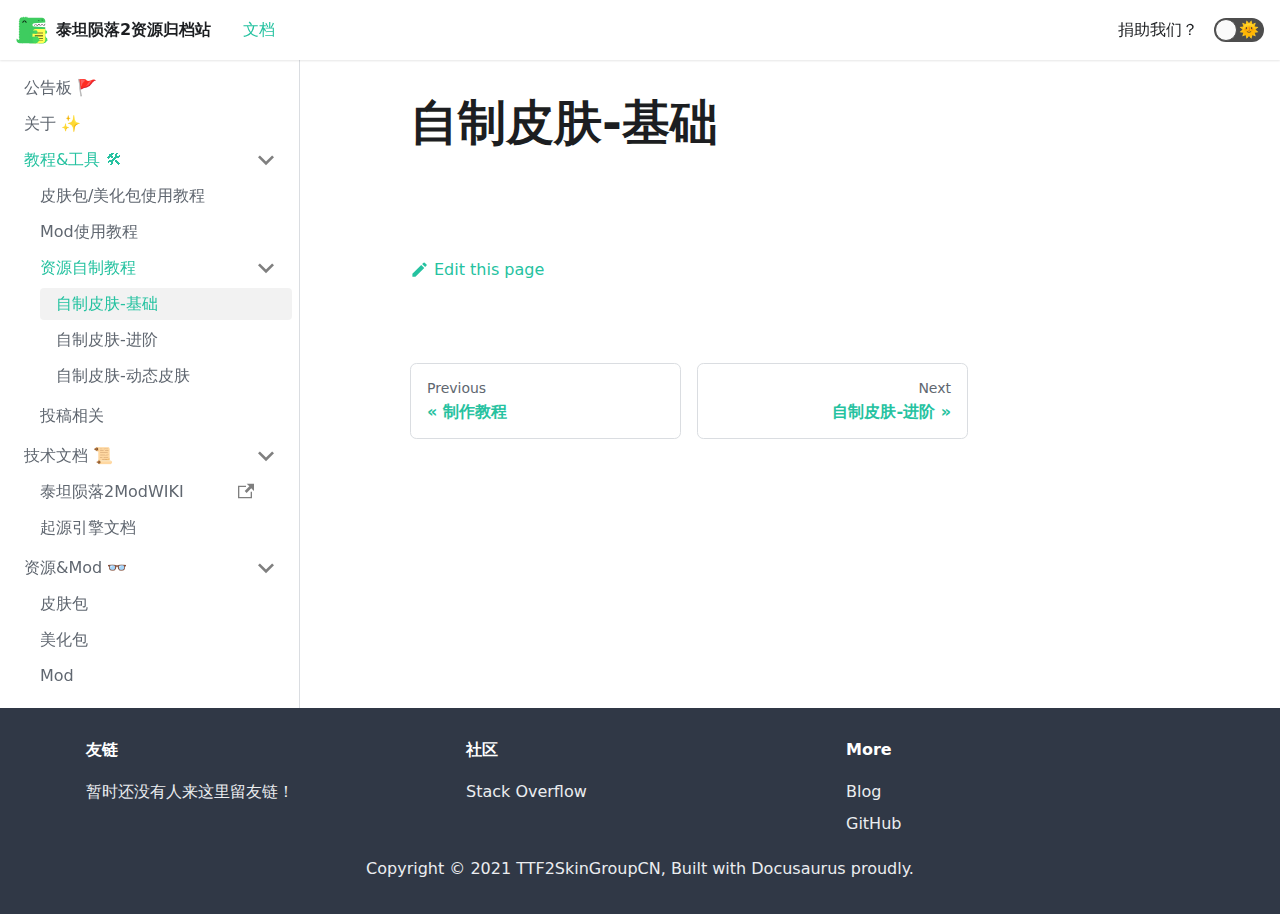
<file: skin1/index.html>
<!doctype html>
<html lang="en" dir="ltr">
<head>
<meta charset="UTF-8">
<meta name="viewport" content="width=device-width,initial-scale=1">
<meta name="generator" content="Docusaurus v2.0.0-beta.0">
<link rel="alternate" type="application/rss+xml" href="/blog/rss.xml" title="泰坦陨落2资源归档站 Blog RSS Feed">
<link rel="alternate" type="application/atom+xml" href="/blog/atom.xml" title="泰坦陨落2资源归档站 Blog Atom Feed"><title data-react-helmet="true">自制皮肤-基础 | 泰坦陨落2资源归档站</title><meta data-react-helmet="true" property="og:url" content="https://www.ttf2skin.xyz/skin1"><meta data-react-helmet="true" name="docusaurus_locale" content="en"><meta data-react-helmet="true" name="docusaurus_version" content="current"><meta data-react-helmet="true" name="docusaurus_tag" content="docs-default-current"><meta data-react-helmet="true" property="og:title" content="自制皮肤-基础 | 泰坦陨落2资源归档站"><link data-react-helmet="true" rel="shortcut icon" href="/img/favicon.ico"><link data-react-helmet="true" rel="canonical" href="https://www.ttf2skin.xyz/skin1"><link data-react-helmet="true" rel="alternate" href="https://www.ttf2skin.xyz/skin1" hreflang="en"><link data-react-helmet="true" rel="alternate" href="https://www.ttf2skin.xyz/skin1" hreflang="x-default"><link rel="stylesheet" href="/assets/css/styles.fd3d871a.css">
<link rel="preload" href="/assets/js/runtime~main.c6185e78.js" as="script">
<link rel="preload" href="/assets/js/main.be0eacb1.js" as="script">
</head>
<body>
<script>!function(){function t(t){document.documentElement.setAttribute("data-theme",t)}var e=function(){var t=null;try{t=localStorage.getItem("theme")}catch(t){}return t}();t(null!==e?e:"light")}()</script><div id="__docusaurus">
<div><a href="#main" class="skipToContent_1oUP">Skip to main content</a></div><nav class="navbar navbar--fixed-top"><div class="navbar__inner"><div class="navbar__items"><button aria-label="Navigation bar toggle" class="navbar__toggle" type="button" tabindex="0"><svg aria-label="Menu" width="30" height="30" viewBox="0 0 30 30" role="img" focusable="false"><title>Menu</title><path stroke="currentColor" stroke-linecap="round" stroke-miterlimit="10" stroke-width="2" d="M4 7h22M4 15h22M4 23h22"></path></svg></button><a class="navbar__brand" href="/"><img src="/img/logo.svg" alt="泰坦陨落2资源归档站" class="themedImage_1VuW themedImage--light_3UqQ navbar__logo"><img src="/img/logo.svg" alt="泰坦陨落2资源归档站" class="themedImage_1VuW themedImage--dark_hz6m navbar__logo"><strong class="navbar__title">泰坦陨落2资源归档站</strong></a><a class="navbar__item navbar__link navbar__link--active" href="/">文档</a></div><div class="navbar__items navbar__items--right"><a href="https://github.com/facebook/docusaurus" target="_blank" rel="noopener noreferrer" class="navbar__item navbar__link">捐助我们？</a><div class="react-toggle displayOnlyInLargeViewport_GrZ2 react-toggle--disabled" role="button" tabindex="-1"><div class="react-toggle-track"><div class="react-toggle-track-check"><span class="toggle_71bT">🌜</span></div><div class="react-toggle-track-x"><span class="toggle_71bT">🌞</span></div></div><div class="react-toggle-thumb"></div><input type="checkbox" class="react-toggle-screenreader-only" aria-label="Switch between dark and light mode"></div></div></div><div role="presentation" class="navbar-sidebar__backdrop"></div><div class="navbar-sidebar"><div class="navbar-sidebar__brand"><a class="navbar__brand" href="/"><img src="/img/logo.svg" alt="泰坦陨落2资源归档站" class="themedImage_1VuW themedImage--light_3UqQ navbar__logo"><img src="/img/logo.svg" alt="泰坦陨落2资源归档站" class="themedImage_1VuW themedImage--dark_hz6m navbar__logo"><strong class="navbar__title">泰坦陨落2资源归档站</strong></a></div><div class="navbar-sidebar__items"><div class="menu"><ul class="menu__list"><li class="menu__list-item"><a class="menu__link navbar__link--active" href="/">文档</a></li><li class="menu__list-item"><a href="https://github.com/facebook/docusaurus" target="_blank" rel="noopener noreferrer" class="menu__link">捐助我们？</a></li></ul></div></div></div></nav><div class="main-wrapper docs-wrapper doc-page"><div class="docPage_31aa"><div class="docSidebarContainer_3Kbt" role="complementary"><div class="sidebar_15mo"><div class="menu menu--responsive thin-scrollbar menu_Bmed"><button aria-label="Open menu" aria-haspopup="true" class="button button--secondary button--sm menu__button" type="button"><svg aria-label="Menu" class="sidebarMenuIcon_fgN0" width="24" height="24" viewBox="0 0 30 30" role="img" focusable="false"><title>Menu</title><path stroke="currentColor" stroke-linecap="round" stroke-miterlimit="10" stroke-width="2" d="M4 7h22M4 15h22M4 23h22"></path></svg></button><ul class="menu__list"><li class="menu__list-item"><a class="menu__link" href="/">公告板 🚩</a></li><li class="menu__list-item"><a class="menu__link" href="/about">关于 ✨</a></li><li class="menu__list-item"><a class="menu__link menu__link--sublist menu__link--active" href="#!">教程&amp;工具 🛠</a><ul class="menu__list"><li class="menu__list-item"><a class="menu__link" tabindex="0" href="/tor1">皮肤包/美化包使用教程</a></li><li class="menu__list-item"><a class="menu__link" tabindex="0" href="/tor2">Mod使用教程</a></li><li class="menu__list-item"><a class="menu__link menu__link--sublist menu__link--active" href="#!" tabindex="0">资源自制教程</a><ul class="menu__list"><li class="menu__list-item"><a aria-current="page" class="menu__link menu__link--active active" tabindex="0" href="/skin1">自制皮肤-基础</a></li><li class="menu__list-item"><a class="menu__link" tabindex="0" href="/skin2">自制皮肤-进阶</a></li><li class="menu__list-item"><a class="menu__link" tabindex="0" href="/skin3">自制皮肤-动态皮肤</a></li></ul></li><li class="menu__list-item"><a class="menu__link" tabindex="0" href="/tougao">投稿相关</a></li></ul></li><li class="menu__list-item"><a class="menu__link menu__link--sublist" href="#!">技术文档 📜</a><ul class="menu__list"><li class="menu__list-item"><a href="https://noskill.gitbook.io/titanfall2/v/chinese/" target="_blank" rel="noopener noreferrer" class="menu__link menuLinkExternal_1OhN" tabindex="0">泰坦陨落2ModWIKI</a></li><li class="menu__list-item"><a class="menu__link" tabindex="0" href="/nope">起源引擎文档</a></li></ul></li><li class="menu__list-item"><a class="menu__link menu__link--sublist" href="#!">资源&amp;Mod 👓</a><ul class="menu__list"><li class="menu__list-item"><a class="menu__link" tabindex="0" href="/skin">皮肤包</a></li><li class="menu__list-item"><a class="menu__link" tabindex="0" href="/other">美化包</a></li><li class="menu__list-item"><a class="menu__link" tabindex="0" href="/mods">Mod</a></li></ul></li></ul></div></div></div><main class="docMainContainer_3ufF"><div class="container padding-vert--lg docItemWrapper_3FMP"><div class="row"><div class="col docItemCol_3FnS"><div class="docItemContainer_33ec"><article><header><h1 class="docTitle_3a4h">自制皮肤-基础</h1></header><div class="markdown"></div></article><div class="margin-vert--xl"><div class="row"><div class="col"><a href="https://github.com/facebook/docusaurus/edit/master/website/docs/skin1.md" target="_blank" rel="noreferrer noopener"><svg fill="currentColor" height="1.2em" width="1.2em" preserveAspectRatio="xMidYMid meet" role="img" viewBox="0 0 40 40" class="iconEdit_2_ui" aria-label="Edit page"><g><path d="m34.5 11.7l-3 3.1-6.3-6.3 3.1-3q0.5-0.5 1.2-0.5t1.1 0.5l3.9 3.9q0.5 0.4 0.5 1.1t-0.5 1.2z m-29.5 17.1l18.4-18.5 6.3 6.3-18.4 18.4h-6.3v-6.2z"></path></g></svg>Edit this page</a></div></div></div><div class="margin-vert--lg"><nav class="pagination-nav" aria-label="Docs pages navigation"><div class="pagination-nav__item"><a class="pagination-nav__link" href="/tor2"><div class="pagination-nav__sublabel">Previous</div><div class="pagination-nav__label">« 制作教程</div></a></div><div class="pagination-nav__item pagination-nav__item--next"><a class="pagination-nav__link" href="/skin2"><div class="pagination-nav__sublabel">Next</div><div class="pagination-nav__label">自制皮肤-进阶 »</div></a></div></nav></div></div></div><div class="col col--3"><div class="tableOfContents_35-E thin-scrollbar"></div></div></div></div></main></div></div><footer class="footer footer--dark"><div class="container"><div class="row footer__links"><div class="col footer__col"><h4 class="footer__title">友链</h4><ul class="footer__items"><li class="footer__item"><a class="footer__link-item" href="/docs/lol">暂时还没有人来这里留友链！</a></li></ul></div><div class="col footer__col"><h4 class="footer__title">社区</h4><ul class="footer__items"><li class="footer__item"><a href="https://stackoverflow.com/questions/tagged/docusaurus" target="_blank" rel="noopener noreferrer" class="footer__link-item">Stack Overflow</a></li></ul></div><div class="col footer__col"><h4 class="footer__title">More</h4><ul class="footer__items"><li class="footer__item"><a class="footer__link-item" href="/blog">Blog</a></li><li class="footer__item"><a href="https://github.com/facebook/docusaurus" target="_blank" rel="noopener noreferrer" class="footer__link-item">GitHub</a></li></ul></div></div><div class="footer__bottom text--center"><div class="footer__copyright">Copyright © 2021 TTF2SkinGroupCN, Built with Docusaurus proudly.</div></div></div></footer></div>
<script src="/assets/js/runtime~main.c6185e78.js"></script>
<script src="/assets/js/main.be0eacb1.js"></script>
</body>
</html>
</file>
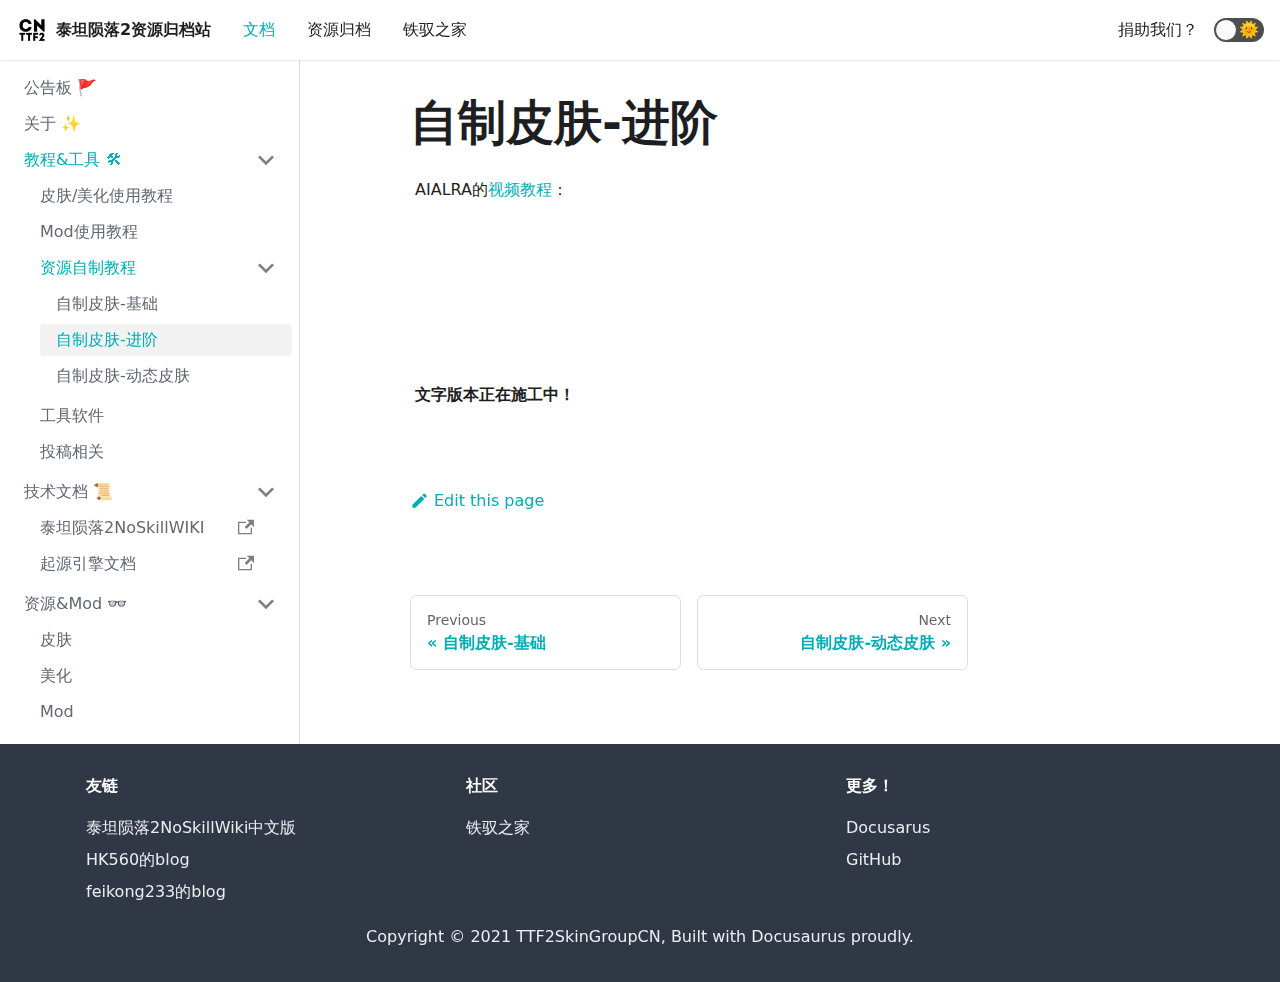
<file: skin2/index.html>
<!doctype html>
<html lang="en" dir="ltr">
<head>
<meta charset="UTF-8">
<meta name="viewport" content="width=device-width,initial-scale=1">
<meta name="generator" content="Docusaurus v2.0.0-beta.0">
<link rel="alternate" type="application/rss+xml" href="/blog/rss.xml" title="泰坦陨落2资源归档站 Blog RSS Feed">
<link rel="alternate" type="application/atom+xml" href="/blog/atom.xml" title="泰坦陨落2资源归档站 Blog Atom Feed"><title data-react-helmet="true">自制皮肤-进阶 | 泰坦陨落2资源归档站</title><meta data-react-helmet="true" property="og:url" content="https://www.ttf2skin.xyz/skin2"><meta data-react-helmet="true" name="docusaurus_locale" content="en"><meta data-react-helmet="true" name="docusaurus_version" content="current"><meta data-react-helmet="true" name="docusaurus_tag" content="docs-default-current"><meta data-react-helmet="true" property="og:title" content="自制皮肤-进阶 | 泰坦陨落2资源归档站"><meta data-react-helmet="true" name="description" content="​	AIALRA的视频教程："><meta data-react-helmet="true" property="og:description" content="​	AIALRA的视频教程："><link data-react-helmet="true" rel="shortcut icon" href="/img/favicon.png"><link data-react-helmet="true" rel="canonical" href="https://www.ttf2skin.xyz/skin2"><link data-react-helmet="true" rel="alternate" href="https://www.ttf2skin.xyz/skin2" hreflang="en"><link data-react-helmet="true" rel="alternate" href="https://www.ttf2skin.xyz/skin2" hreflang="x-default"><link rel="stylesheet" href="/assets/css/styles.5516426a.css">
<link rel="preload" href="/assets/js/runtime~main.e2a51db4.js" as="script">
<link rel="preload" href="/assets/js/main.663458ad.js" as="script">
</head>
<body>
<script>!function(){function t(t){document.documentElement.setAttribute("data-theme",t)}var e=function(){var t=null;try{t=localStorage.getItem("theme")}catch(t){}return t}();t(null!==e?e:"light")}()</script><div id="__docusaurus">
<div><a href="#main" class="skipToContent_1oUP">Skip to main content</a></div><nav class="navbar navbar--fixed-top"><div class="navbar__inner"><div class="navbar__items"><button aria-label="Navigation bar toggle" class="navbar__toggle" type="button" tabindex="0"><svg aria-label="Menu" width="30" height="30" viewBox="0 0 30 30" role="img" focusable="false"><title>Menu</title><path stroke="currentColor" stroke-linecap="round" stroke-miterlimit="10" stroke-width="2" d="M4 7h22M4 15h22M4 23h22"></path></svg></button><a class="navbar__brand" href="/"><img src="/img/favicon.png" alt="泰坦陨落2资源归档站" class="themedImage_1VuW themedImage--light_3UqQ navbar__logo"><img src="/img/favicon.png" alt="泰坦陨落2资源归档站" class="themedImage_1VuW themedImage--dark_hz6m navbar__logo"><strong class="navbar__title">泰坦陨落2资源归档站</strong></a><a class="navbar__item navbar__link navbar__link--active" href="/">文档</a><a class="navbar__item navbar__link" href="/blog">资源归档</a><a href="https://kaihei.co/l6OjoZ" target="_blank" rel="noopener noreferrer" class="navbar__item navbar__link">铁驭之家</a></div><div class="navbar__items navbar__items--right"><a href="https://github.com/facebook/docusaurus" target="_blank" rel="noopener noreferrer" class="navbar__item navbar__link">捐助我们？</a><div class="react-toggle displayOnlyInLargeViewport_GrZ2 react-toggle--disabled" role="button" tabindex="-1"><div class="react-toggle-track"><div class="react-toggle-track-check"><span class="toggle_71bT">🌜</span></div><div class="react-toggle-track-x"><span class="toggle_71bT">🌞</span></div></div><div class="react-toggle-thumb"></div><input type="checkbox" class="react-toggle-screenreader-only" aria-label="Switch between dark and light mode"></div></div></div><div role="presentation" class="navbar-sidebar__backdrop"></div><div class="navbar-sidebar"><div class="navbar-sidebar__brand"><a class="navbar__brand" href="/"><img src="/img/favicon.png" alt="泰坦陨落2资源归档站" class="themedImage_1VuW themedImage--light_3UqQ navbar__logo"><img src="/img/favicon.png" alt="泰坦陨落2资源归档站" class="themedImage_1VuW themedImage--dark_hz6m navbar__logo"><strong class="navbar__title">泰坦陨落2资源归档站</strong></a></div><div class="navbar-sidebar__items"><div class="menu"><ul class="menu__list"><li class="menu__list-item"><a class="menu__link navbar__link--active" href="/">文档</a></li><li class="menu__list-item"><a class="menu__link" href="/blog">资源归档</a></li><li class="menu__list-item"><a href="https://kaihei.co/l6OjoZ" target="_blank" rel="noopener noreferrer" class="menu__link">铁驭之家</a></li><li class="menu__list-item"><a href="https://github.com/facebook/docusaurus" target="_blank" rel="noopener noreferrer" class="menu__link">捐助我们？</a></li></ul></div></div></div></nav><div class="main-wrapper docs-wrapper doc-page"><div class="docPage_31aa"><div class="docSidebarContainer_3Kbt" role="complementary"><div class="sidebar_15mo"><div class="menu menu--responsive thin-scrollbar menu_Bmed"><button aria-label="Open menu" aria-haspopup="true" class="button button--secondary button--sm menu__button" type="button"><svg aria-label="Menu" class="sidebarMenuIcon_fgN0" width="24" height="24" viewBox="0 0 30 30" role="img" focusable="false"><title>Menu</title><path stroke="currentColor" stroke-linecap="round" stroke-miterlimit="10" stroke-width="2" d="M4 7h22M4 15h22M4 23h22"></path></svg></button><ul class="menu__list"><li class="menu__list-item"><a class="menu__link" href="/">公告板 🚩</a></li><li class="menu__list-item"><a class="menu__link" href="/about">关于 ✨</a></li><li class="menu__list-item"><a class="menu__link menu__link--sublist menu__link--active" href="#!">教程&amp;工具 🛠</a><ul class="menu__list"><li class="menu__list-item"><a class="menu__link" tabindex="0" href="/tor1">皮肤/美化使用教程</a></li><li class="menu__list-item"><a class="menu__link" tabindex="0" href="/tor2">Mod使用教程</a></li><li class="menu__list-item"><a class="menu__link menu__link--sublist menu__link--active" href="#!" tabindex="0">资源自制教程</a><ul class="menu__list"><li class="menu__list-item"><a class="menu__link" tabindex="0" href="/skin1">自制皮肤-基础</a></li><li class="menu__list-item"><a aria-current="page" class="menu__link menu__link--active active" tabindex="0" href="/skin2">自制皮肤-进阶</a></li><li class="menu__list-item"><a class="menu__link" tabindex="0" href="/skin3">自制皮肤-动态皮肤</a></li></ul></li><li class="menu__list-item"><a class="menu__link" tabindex="0" href="/tools">工具软件</a></li><li class="menu__list-item"><a class="menu__link" tabindex="0" href="/tougao">投稿相关</a></li></ul></li><li class="menu__list-item"><a class="menu__link menu__link--sublist" href="#!">技术文档 📜</a><ul class="menu__list"><li class="menu__list-item"><a href="https://noskill.gitbook.io/titanfall2/v/chinese/" target="_blank" rel="noopener noreferrer" class="menu__link menuLinkExternal_1OhN" tabindex="0">泰坦陨落2NoSkillWIKI</a></li><li class="menu__list-item"><a href="https://developer.valvesoftware.com/wiki/Main_Page" target="_blank" rel="noopener noreferrer" class="menu__link menuLinkExternal_1OhN" tabindex="0">起源引擎文档</a></li></ul></li><li class="menu__list-item"><a class="menu__link menu__link--sublist" href="#!">资源&amp;Mod 👓</a><ul class="menu__list"><li class="menu__list-item"><a class="menu__link" tabindex="0" href="/blog/tags/skin">皮肤</a></li><li class="menu__list-item"><a class="menu__link" tabindex="0" href="/blog/tags/meihua">美化</a></li><li class="menu__list-item"><a class="menu__link" tabindex="0" href="/blog/tags/mod">Mod</a></li></ul></li></ul></div></div></div><main class="docMainContainer_3ufF"><div class="container padding-vert--lg docItemWrapper_3FMP"><div class="row"><div class="col docItemCol_3FnS"><div class="docItemContainer_33ec"><article><header><h1 class="docTitle_3a4h">自制皮肤-进阶</h1></header><div class="markdown"><p>​	AIALRA的<a href="https://www.bilibili.com/video/BV1uy4y1W7cf" target="_blank" rel="noopener noreferrer">视频教程</a>：</p><iframe src="//player.bilibili.com/player.html?aid=803056004&amp;bvid=BV1uy4y1W7cf&amp;cid=338619937&amp;page=1" scrolling="no" border="0" frameborder="no" framespacing="0" allowfullscreen="true"> </iframe><p>​	<strong>文字版本正在施工中！</strong></p></div></article><div class="margin-vert--xl"><div class="row"><div class="col"><a href="https://github.com/facebook/docusaurus/edit/master/website/docs/skin2.md" target="_blank" rel="noreferrer noopener"><svg fill="currentColor" height="1.2em" width="1.2em" preserveAspectRatio="xMidYMid meet" role="img" viewBox="0 0 40 40" class="iconEdit_2_ui" aria-label="Edit page"><g><path d="m34.5 11.7l-3 3.1-6.3-6.3 3.1-3q0.5-0.5 1.2-0.5t1.1 0.5l3.9 3.9q0.5 0.4 0.5 1.1t-0.5 1.2z m-29.5 17.1l18.4-18.5 6.3 6.3-18.4 18.4h-6.3v-6.2z"></path></g></svg>Edit this page</a></div></div></div><div class="margin-vert--lg"><nav class="pagination-nav" aria-label="Docs pages navigation"><div class="pagination-nav__item"><a class="pagination-nav__link" href="/skin1"><div class="pagination-nav__sublabel">Previous</div><div class="pagination-nav__label">« 自制皮肤-基础</div></a></div><div class="pagination-nav__item pagination-nav__item--next"><a class="pagination-nav__link" href="/skin3"><div class="pagination-nav__sublabel">Next</div><div class="pagination-nav__label">自制皮肤-动态皮肤 »</div></a></div></nav></div></div></div><div class="col col--3"><div class="tableOfContents_35-E thin-scrollbar"></div></div></div></div></main></div></div><footer class="footer footer--dark"><div class="container"><div class="row footer__links"><div class="col footer__col"><h4 class="footer__title">友链</h4><ul class="footer__items"><li class="footer__item"><a href="https://noskill.gitbook.io/titanfall2/v/chinese/" target="_blank" rel="noopener noreferrer" class="footer__link-item">泰坦陨落2NoSkillWiki中文版</a></li><li class="footer__item"><a href="https://blog.hk560.top/" target="_blank" rel="noopener noreferrer" class="footer__link-item">HK560的blog</a></li><li class="footer__item"><a href="https://www.feikong233.xyz" target="_blank" rel="noopener noreferrer" class="footer__link-item">feikong233的blog</a></li></ul></div><div class="col footer__col"><h4 class="footer__title">社区</h4><ul class="footer__items"><li class="footer__item"><a href="https://kaihei.co/l6OjoZ" target="_blank" rel="noopener noreferrer" class="footer__link-item">铁驭之家</a></li></ul></div><div class="col footer__col"><h4 class="footer__title">更多！</h4><ul class="footer__items"><li class="footer__item"><a href="https://www.docusaurus.cn/" target="_blank" rel="noopener noreferrer" class="footer__link-item">Docusarus</a></li><li class="footer__item"><a href="https://github.com/" target="_blank" rel="noopener noreferrer" class="footer__link-item">GitHub</a></li></ul></div></div><div class="footer__bottom text--center"><div class="footer__copyright">Copyright © 2021 TTF2SkinGroupCN, Built with Docusaurus proudly.</div></div></div></footer></div>
<script src="/assets/js/runtime~main.e2a51db4.js"></script>
<script src="/assets/js/main.663458ad.js"></script>
</body>
</html>
</file>
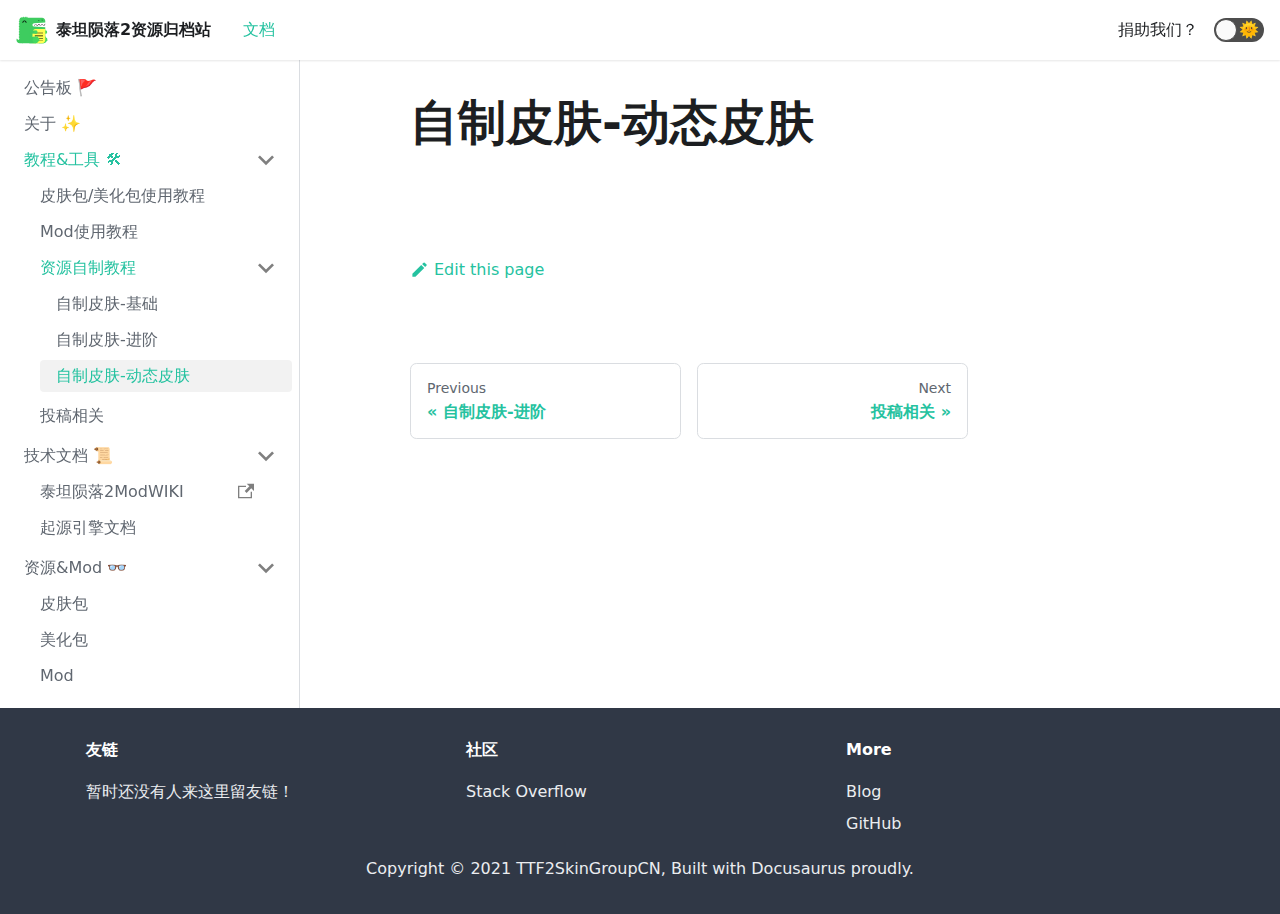
<file: skin3/index.html>
<!doctype html>
<html lang="en" dir="ltr">
<head>
<meta charset="UTF-8">
<meta name="viewport" content="width=device-width,initial-scale=1">
<meta name="generator" content="Docusaurus v2.0.0-beta.0">
<link rel="alternate" type="application/rss+xml" href="/blog/rss.xml" title="泰坦陨落2资源归档站 Blog RSS Feed">
<link rel="alternate" type="application/atom+xml" href="/blog/atom.xml" title="泰坦陨落2资源归档站 Blog Atom Feed"><title data-react-helmet="true">自制皮肤-动态皮肤 | 泰坦陨落2资源归档站</title><meta data-react-helmet="true" property="og:url" content="https://www.ttf2skin.xyz/skin3"><meta data-react-helmet="true" name="docusaurus_locale" content="en"><meta data-react-helmet="true" name="docusaurus_version" content="current"><meta data-react-helmet="true" name="docusaurus_tag" content="docs-default-current"><meta data-react-helmet="true" property="og:title" content="自制皮肤-动态皮肤 | 泰坦陨落2资源归档站"><link data-react-helmet="true" rel="shortcut icon" href="/img/favicon.ico"><link data-react-helmet="true" rel="canonical" href="https://www.ttf2skin.xyz/skin3"><link data-react-helmet="true" rel="alternate" href="https://www.ttf2skin.xyz/skin3" hreflang="en"><link data-react-helmet="true" rel="alternate" href="https://www.ttf2skin.xyz/skin3" hreflang="x-default"><link rel="stylesheet" href="/assets/css/styles.fd3d871a.css">
<link rel="preload" href="/assets/js/runtime~main.c6185e78.js" as="script">
<link rel="preload" href="/assets/js/main.be0eacb1.js" as="script">
</head>
<body>
<script>!function(){function t(t){document.documentElement.setAttribute("data-theme",t)}var e=function(){var t=null;try{t=localStorage.getItem("theme")}catch(t){}return t}();t(null!==e?e:"light")}()</script><div id="__docusaurus">
<div><a href="#main" class="skipToContent_1oUP">Skip to main content</a></div><nav class="navbar navbar--fixed-top"><div class="navbar__inner"><div class="navbar__items"><button aria-label="Navigation bar toggle" class="navbar__toggle" type="button" tabindex="0"><svg aria-label="Menu" width="30" height="30" viewBox="0 0 30 30" role="img" focusable="false"><title>Menu</title><path stroke="currentColor" stroke-linecap="round" stroke-miterlimit="10" stroke-width="2" d="M4 7h22M4 15h22M4 23h22"></path></svg></button><a class="navbar__brand" href="/"><img src="/img/logo.svg" alt="泰坦陨落2资源归档站" class="themedImage_1VuW themedImage--light_3UqQ navbar__logo"><img src="/img/logo.svg" alt="泰坦陨落2资源归档站" class="themedImage_1VuW themedImage--dark_hz6m navbar__logo"><strong class="navbar__title">泰坦陨落2资源归档站</strong></a><a class="navbar__item navbar__link navbar__link--active" href="/">文档</a></div><div class="navbar__items navbar__items--right"><a href="https://github.com/facebook/docusaurus" target="_blank" rel="noopener noreferrer" class="navbar__item navbar__link">捐助我们？</a><div class="react-toggle displayOnlyInLargeViewport_GrZ2 react-toggle--disabled" role="button" tabindex="-1"><div class="react-toggle-track"><div class="react-toggle-track-check"><span class="toggle_71bT">🌜</span></div><div class="react-toggle-track-x"><span class="toggle_71bT">🌞</span></div></div><div class="react-toggle-thumb"></div><input type="checkbox" class="react-toggle-screenreader-only" aria-label="Switch between dark and light mode"></div></div></div><div role="presentation" class="navbar-sidebar__backdrop"></div><div class="navbar-sidebar"><div class="navbar-sidebar__brand"><a class="navbar__brand" href="/"><img src="/img/logo.svg" alt="泰坦陨落2资源归档站" class="themedImage_1VuW themedImage--light_3UqQ navbar__logo"><img src="/img/logo.svg" alt="泰坦陨落2资源归档站" class="themedImage_1VuW themedImage--dark_hz6m navbar__logo"><strong class="navbar__title">泰坦陨落2资源归档站</strong></a></div><div class="navbar-sidebar__items"><div class="menu"><ul class="menu__list"><li class="menu__list-item"><a class="menu__link navbar__link--active" href="/">文档</a></li><li class="menu__list-item"><a href="https://github.com/facebook/docusaurus" target="_blank" rel="noopener noreferrer" class="menu__link">捐助我们？</a></li></ul></div></div></div></nav><div class="main-wrapper docs-wrapper doc-page"><div class="docPage_31aa"><div class="docSidebarContainer_3Kbt" role="complementary"><div class="sidebar_15mo"><div class="menu menu--responsive thin-scrollbar menu_Bmed"><button aria-label="Open menu" aria-haspopup="true" class="button button--secondary button--sm menu__button" type="button"><svg aria-label="Menu" class="sidebarMenuIcon_fgN0" width="24" height="24" viewBox="0 0 30 30" role="img" focusable="false"><title>Menu</title><path stroke="currentColor" stroke-linecap="round" stroke-miterlimit="10" stroke-width="2" d="M4 7h22M4 15h22M4 23h22"></path></svg></button><ul class="menu__list"><li class="menu__list-item"><a class="menu__link" href="/">公告板 🚩</a></li><li class="menu__list-item"><a class="menu__link" href="/about">关于 ✨</a></li><li class="menu__list-item"><a class="menu__link menu__link--sublist menu__link--active" href="#!">教程&amp;工具 🛠</a><ul class="menu__list"><li class="menu__list-item"><a class="menu__link" tabindex="0" href="/tor1">皮肤包/美化包使用教程</a></li><li class="menu__list-item"><a class="menu__link" tabindex="0" href="/tor2">Mod使用教程</a></li><li class="menu__list-item"><a class="menu__link menu__link--sublist menu__link--active" href="#!" tabindex="0">资源自制教程</a><ul class="menu__list"><li class="menu__list-item"><a class="menu__link" tabindex="0" href="/skin1">自制皮肤-基础</a></li><li class="menu__list-item"><a class="menu__link" tabindex="0" href="/skin2">自制皮肤-进阶</a></li><li class="menu__list-item"><a aria-current="page" class="menu__link menu__link--active active" tabindex="0" href="/skin3">自制皮肤-动态皮肤</a></li></ul></li><li class="menu__list-item"><a class="menu__link" tabindex="0" href="/tougao">投稿相关</a></li></ul></li><li class="menu__list-item"><a class="menu__link menu__link--sublist" href="#!">技术文档 📜</a><ul class="menu__list"><li class="menu__list-item"><a href="https://noskill.gitbook.io/titanfall2/v/chinese/" target="_blank" rel="noopener noreferrer" class="menu__link menuLinkExternal_1OhN" tabindex="0">泰坦陨落2ModWIKI</a></li><li class="menu__list-item"><a class="menu__link" tabindex="0" href="/nope">起源引擎文档</a></li></ul></li><li class="menu__list-item"><a class="menu__link menu__link--sublist" href="#!">资源&amp;Mod 👓</a><ul class="menu__list"><li class="menu__list-item"><a class="menu__link" tabindex="0" href="/skin">皮肤包</a></li><li class="menu__list-item"><a class="menu__link" tabindex="0" href="/other">美化包</a></li><li class="menu__list-item"><a class="menu__link" tabindex="0" href="/mods">Mod</a></li></ul></li></ul></div></div></div><main class="docMainContainer_3ufF"><div class="container padding-vert--lg docItemWrapper_3FMP"><div class="row"><div class="col docItemCol_3FnS"><div class="docItemContainer_33ec"><article><header><h1 class="docTitle_3a4h">自制皮肤-动态皮肤</h1></header><div class="markdown"></div></article><div class="margin-vert--xl"><div class="row"><div class="col"><a href="https://github.com/facebook/docusaurus/edit/master/website/docs/skin3.md" target="_blank" rel="noreferrer noopener"><svg fill="currentColor" height="1.2em" width="1.2em" preserveAspectRatio="xMidYMid meet" role="img" viewBox="0 0 40 40" class="iconEdit_2_ui" aria-label="Edit page"><g><path d="m34.5 11.7l-3 3.1-6.3-6.3 3.1-3q0.5-0.5 1.2-0.5t1.1 0.5l3.9 3.9q0.5 0.4 0.5 1.1t-0.5 1.2z m-29.5 17.1l18.4-18.5 6.3 6.3-18.4 18.4h-6.3v-6.2z"></path></g></svg>Edit this page</a></div></div></div><div class="margin-vert--lg"><nav class="pagination-nav" aria-label="Docs pages navigation"><div class="pagination-nav__item"><a class="pagination-nav__link" href="/skin2"><div class="pagination-nav__sublabel">Previous</div><div class="pagination-nav__label">« 自制皮肤-进阶</div></a></div><div class="pagination-nav__item pagination-nav__item--next"><a class="pagination-nav__link" href="/tougao"><div class="pagination-nav__sublabel">Next</div><div class="pagination-nav__label">投稿相关 »</div></a></div></nav></div></div></div><div class="col col--3"><div class="tableOfContents_35-E thin-scrollbar"></div></div></div></div></main></div></div><footer class="footer footer--dark"><div class="container"><div class="row footer__links"><div class="col footer__col"><h4 class="footer__title">友链</h4><ul class="footer__items"><li class="footer__item"><a class="footer__link-item" href="/docs/lol">暂时还没有人来这里留友链！</a></li></ul></div><div class="col footer__col"><h4 class="footer__title">社区</h4><ul class="footer__items"><li class="footer__item"><a href="https://stackoverflow.com/questions/tagged/docusaurus" target="_blank" rel="noopener noreferrer" class="footer__link-item">Stack Overflow</a></li></ul></div><div class="col footer__col"><h4 class="footer__title">More</h4><ul class="footer__items"><li class="footer__item"><a class="footer__link-item" href="/blog">Blog</a></li><li class="footer__item"><a href="https://github.com/facebook/docusaurus" target="_blank" rel="noopener noreferrer" class="footer__link-item">GitHub</a></li></ul></div></div><div class="footer__bottom text--center"><div class="footer__copyright">Copyright © 2021 TTF2SkinGroupCN, Built with Docusaurus proudly.</div></div></div></footer></div>
<script src="/assets/js/runtime~main.c6185e78.js"></script>
<script src="/assets/js/main.be0eacb1.js"></script>
</body>
</html>
</file>
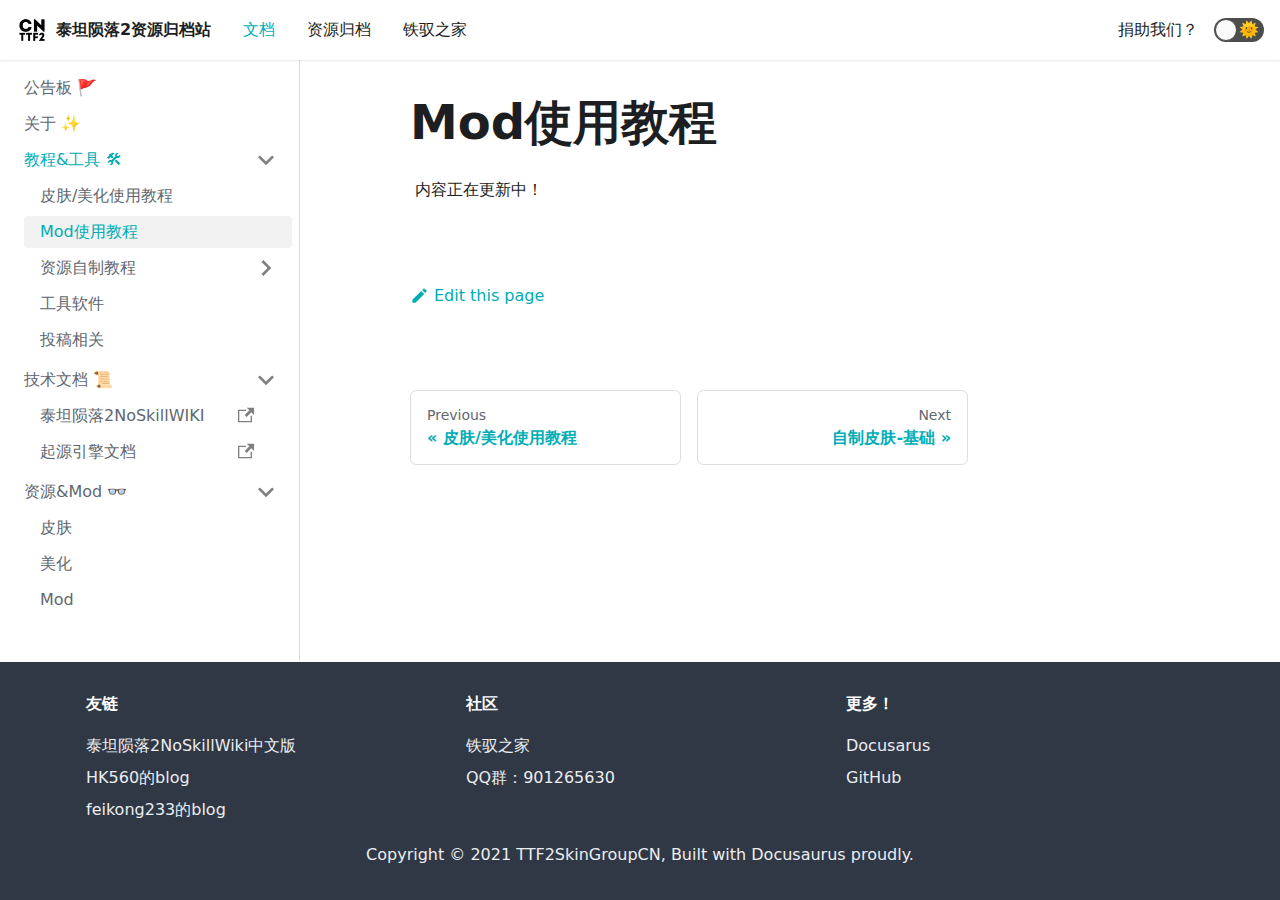
<file: tor2/index.html>
<!doctype html>
<html lang="en" dir="ltr">
<head>
<meta charset="UTF-8">
<meta name="viewport" content="width=device-width,initial-scale=1">
<meta name="generator" content="Docusaurus v2.0.0-beta.0">
<link rel="alternate" type="application/rss+xml" href="/blog/rss.xml" title="泰坦陨落2资源归档站 Blog RSS Feed">
<link rel="alternate" type="application/atom+xml" href="/blog/atom.xml" title="泰坦陨落2资源归档站 Blog Atom Feed"><title data-react-helmet="true">Mod使用教程 | 泰坦陨落2资源归档站</title><meta data-react-helmet="true" property="og:url" content="https://www.ttf2skin.xyz/tor2"><meta data-react-helmet="true" name="docusaurus_locale" content="en"><meta data-react-helmet="true" name="docusaurus_version" content="current"><meta data-react-helmet="true" name="docusaurus_tag" content="docs-default-current"><meta data-react-helmet="true" property="og:title" content="Mod使用教程 | 泰坦陨落2资源归档站"><meta data-react-helmet="true" name="description" content="​	内容正在更新中！"><meta data-react-helmet="true" property="og:description" content="​	内容正在更新中！"><link data-react-helmet="true" rel="shortcut icon" href="/img/favicon.png"><link data-react-helmet="true" rel="canonical" href="https://www.ttf2skin.xyz/tor2"><link data-react-helmet="true" rel="alternate" href="https://www.ttf2skin.xyz/tor2" hreflang="en"><link data-react-helmet="true" rel="alternate" href="https://www.ttf2skin.xyz/tor2" hreflang="x-default"><link rel="stylesheet" href="/assets/css/styles.5516426a.css">
<link rel="preload" href="/assets/js/runtime~main.902071db.js" as="script">
<link rel="preload" href="/assets/js/main.7cc1053f.js" as="script">
</head>
<body>
<script>!function(){function t(t){document.documentElement.setAttribute("data-theme",t)}var e=function(){var t=null;try{t=localStorage.getItem("theme")}catch(t){}return t}();t(null!==e?e:"light")}()</script><div id="__docusaurus">
<div><a href="#main" class="skipToContent_1oUP">Skip to main content</a></div><nav class="navbar navbar--fixed-top"><div class="navbar__inner"><div class="navbar__items"><button aria-label="Navigation bar toggle" class="navbar__toggle" type="button" tabindex="0"><svg aria-label="Menu" width="30" height="30" viewBox="0 0 30 30" role="img" focusable="false"><title>Menu</title><path stroke="currentColor" stroke-linecap="round" stroke-miterlimit="10" stroke-width="2" d="M4 7h22M4 15h22M4 23h22"></path></svg></button><a class="navbar__brand" href="/"><img src="/img/favicon.png" alt="泰坦陨落2资源归档站" class="themedImage_1VuW themedImage--light_3UqQ navbar__logo"><img src="/img/favicon.png" alt="泰坦陨落2资源归档站" class="themedImage_1VuW themedImage--dark_hz6m navbar__logo"><strong class="navbar__title">泰坦陨落2资源归档站</strong></a><a class="navbar__item navbar__link navbar__link--active" href="/">文档</a><a class="navbar__item navbar__link" href="/blog">资源归档</a><a href="https://kaihei.co/l6OjoZ" target="_blank" rel="noopener noreferrer" class="navbar__item navbar__link">铁驭之家</a></div><div class="navbar__items navbar__items--right"><a class="navbar__item navbar__link" href="/zanzhu">捐助我们？</a><div class="react-toggle displayOnlyInLargeViewport_GrZ2 react-toggle--disabled" role="button" tabindex="-1"><div class="react-toggle-track"><div class="react-toggle-track-check"><span class="toggle_71bT">🌜</span></div><div class="react-toggle-track-x"><span class="toggle_71bT">🌞</span></div></div><div class="react-toggle-thumb"></div><input type="checkbox" class="react-toggle-screenreader-only" aria-label="Switch between dark and light mode"></div></div></div><div role="presentation" class="navbar-sidebar__backdrop"></div><div class="navbar-sidebar"><div class="navbar-sidebar__brand"><a class="navbar__brand" href="/"><img src="/img/favicon.png" alt="泰坦陨落2资源归档站" class="themedImage_1VuW themedImage--light_3UqQ navbar__logo"><img src="/img/favicon.png" alt="泰坦陨落2资源归档站" class="themedImage_1VuW themedImage--dark_hz6m navbar__logo"><strong class="navbar__title">泰坦陨落2资源归档站</strong></a></div><div class="navbar-sidebar__items"><div class="menu"><ul class="menu__list"><li class="menu__list-item"><a class="menu__link navbar__link--active" href="/">文档</a></li><li class="menu__list-item"><a class="menu__link" href="/blog">资源归档</a></li><li class="menu__list-item"><a href="https://kaihei.co/l6OjoZ" target="_blank" rel="noopener noreferrer" class="menu__link">铁驭之家</a></li><li class="menu__list-item"><a class="menu__link" href="/zanzhu">捐助我们？</a></li></ul></div></div></div></nav><div class="main-wrapper docs-wrapper doc-page"><div class="docPage_31aa"><div class="docSidebarContainer_3Kbt" role="complementary"><div class="sidebar_15mo"><div class="menu menu--responsive thin-scrollbar menu_Bmed"><button aria-label="Open menu" aria-haspopup="true" class="button button--secondary button--sm menu__button" type="button"><svg aria-label="Menu" class="sidebarMenuIcon_fgN0" width="24" height="24" viewBox="0 0 30 30" role="img" focusable="false"><title>Menu</title><path stroke="currentColor" stroke-linecap="round" stroke-miterlimit="10" stroke-width="2" d="M4 7h22M4 15h22M4 23h22"></path></svg></button><ul class="menu__list"><li class="menu__list-item"><a class="menu__link" href="/">公告板 🚩</a></li><li class="menu__list-item"><a class="menu__link" href="/about">关于 ✨</a></li><li class="menu__list-item"><a class="menu__link menu__link--sublist menu__link--active" href="#!">教程&amp;工具 🛠</a><ul class="menu__list"><li class="menu__list-item"><a class="menu__link" tabindex="0" href="/tor1">皮肤/美化使用教程</a></li><li class="menu__list-item"><a aria-current="page" class="menu__link menu__link--active active" tabindex="0" href="/tor2">Mod使用教程</a></li><li class="menu__list-item menu__list-item--collapsed"><a class="menu__link menu__link--sublist" href="#!" tabindex="0">资源自制教程</a><ul class="menu__list"><li class="menu__list-item"><a class="menu__link" tabindex="-1" href="/skin1">自制皮肤-基础</a></li><li class="menu__list-item"><a class="menu__link" tabindex="-1" href="/skin2">自制皮肤-进阶</a></li><li class="menu__list-item"><a class="menu__link" tabindex="-1" href="/skin3">自制皮肤-动态皮肤</a></li></ul></li><li class="menu__list-item"><a class="menu__link" tabindex="0" href="/tools">工具软件</a></li><li class="menu__list-item"><a class="menu__link" tabindex="0" href="/tougao">投稿相关</a></li></ul></li><li class="menu__list-item"><a class="menu__link menu__link--sublist" href="#!">技术文档 📜</a><ul class="menu__list"><li class="menu__list-item"><a href="https://noskill.gitbook.io/titanfall2/v/chinese/" target="_blank" rel="noopener noreferrer" class="menu__link menuLinkExternal_1OhN" tabindex="0">泰坦陨落2NoSkillWIKI</a></li><li class="menu__list-item"><a href="https://developer.valvesoftware.com/wiki/Main_Page" target="_blank" rel="noopener noreferrer" class="menu__link menuLinkExternal_1OhN" tabindex="0">起源引擎文档</a></li></ul></li><li class="menu__list-item"><a class="menu__link menu__link--sublist" href="#!">资源&amp;Mod 👓</a><ul class="menu__list"><li class="menu__list-item"><a class="menu__link" tabindex="0" href="/blog/tags/skin">皮肤</a></li><li class="menu__list-item"><a class="menu__link" tabindex="0" href="/blog/tags/meihua">美化</a></li><li class="menu__list-item"><a class="menu__link" tabindex="0" href="/blog/tags/mod">Mod</a></li></ul></li></ul></div></div></div><main class="docMainContainer_3ufF"><div class="container padding-vert--lg docItemWrapper_3FMP"><div class="row"><div class="col docItemCol_3FnS"><div class="docItemContainer_33ec"><article><header><h1 class="docTitle_3a4h">Mod使用教程</h1></header><div class="markdown"><p>​	内容正在更新中！</p></div></article><div class="margin-vert--xl"><div class="row"><div class="col"><a href="https://github.com/facebook/docusaurus/edit/master/website/docs/tor2.md" target="_blank" rel="noreferrer noopener"><svg fill="currentColor" height="1.2em" width="1.2em" preserveAspectRatio="xMidYMid meet" role="img" viewBox="0 0 40 40" class="iconEdit_2_ui" aria-label="Edit page"><g><path d="m34.5 11.7l-3 3.1-6.3-6.3 3.1-3q0.5-0.5 1.2-0.5t1.1 0.5l3.9 3.9q0.5 0.4 0.5 1.1t-0.5 1.2z m-29.5 17.1l18.4-18.5 6.3 6.3-18.4 18.4h-6.3v-6.2z"></path></g></svg>Edit this page</a></div></div></div><div class="margin-vert--lg"><nav class="pagination-nav" aria-label="Docs pages navigation"><div class="pagination-nav__item"><a class="pagination-nav__link" href="/tor1"><div class="pagination-nav__sublabel">Previous</div><div class="pagination-nav__label">« 皮肤/美化使用教程</div></a></div><div class="pagination-nav__item pagination-nav__item--next"><a class="pagination-nav__link" href="/skin1"><div class="pagination-nav__sublabel">Next</div><div class="pagination-nav__label">自制皮肤-基础 »</div></a></div></nav></div></div></div><div class="col col--3"><div class="tableOfContents_35-E thin-scrollbar"></div></div></div></div></main></div></div><footer class="footer footer--dark"><div class="container"><div class="row footer__links"><div class="col footer__col"><h4 class="footer__title">友链</h4><ul class="footer__items"><li class="footer__item"><a href="https://noskill.gitbook.io/titanfall2/v/chinese/" target="_blank" rel="noopener noreferrer" class="footer__link-item">泰坦陨落2NoSkillWiki中文版</a></li><li class="footer__item"><a href="https://blog.hk560.top/" target="_blank" rel="noopener noreferrer" class="footer__link-item">HK560的blog</a></li><li class="footer__item"><a href="https://www.feikong233.xyz" target="_blank" rel="noopener noreferrer" class="footer__link-item">feikong233的blog</a></li></ul></div><div class="col footer__col"><h4 class="footer__title">社区</h4><ul class="footer__items"><li class="footer__item"><a href="https://kaihei.co/l6OjoZ" target="_blank" rel="noopener noreferrer" class="footer__link-item">铁驭之家</a></li><li class="footer__item"><a href="https://jq.qq.com/?_wv=1027&amp;k=XcTi2qmz" target="_blank" rel="noopener noreferrer" class="footer__link-item">QQ群：901265630</a></li></ul></div><div class="col footer__col"><h4 class="footer__title">更多！</h4><ul class="footer__items"><li class="footer__item"><a href="https://www.docusaurus.cn/" target="_blank" rel="noopener noreferrer" class="footer__link-item">Docusarus</a></li><li class="footer__item"><a href="https://github.com/" target="_blank" rel="noopener noreferrer" class="footer__link-item">GitHub</a></li></ul></div></div><div class="footer__bottom text--center"><div class="footer__copyright">Copyright © 2021 TTF2SkinGroupCN, Built with Docusaurus proudly.</div></div></div></footer></div>
<script src="/assets/js/runtime~main.902071db.js"></script>
<script src="/assets/js/main.7cc1053f.js"></script>
</body>
</html>
</file>
<file: assets/css/styles.fd3d871a.css>
.admonition-icon,code{vertical-align:middle}.row .col,img{max-width:100%}.markdown li,body{word-wrap:break-word}pre,table{overflow:auto}blockquote,pre{margin:0 0 var(--ifm-spacing-vertical)}.button,.close{-webkit-appearance:none;cursor:pointer}.breadcrumbs__link,.button{transition-timing-function:var(--ifm-transition-timing-default)}.button,.react-toggle{-webkit-user-select:none;-ms-user-select:none}.button--outline.button--active,.button--outline:active,.button--outline:hover,:root{--ifm-button-color:var(--ifm-font-color-base-inverse)}.button,.close,.menu__link,.navbar__link{cursor:pointer}.navbar--dark,:root{--ifm-navbar-link-hover-color:var(--ifm-color-primary)}.tabs__item,hr,img{box-sizing:content-box}.navbar__title,.text--truncate{text-overflow:ellipsis;white-space:nowrap}.button,.dropdown__link,.navbar__title,.text--truncate{white-space:nowrap}:root,html[data-theme=dark]{--ifm-color-emphasis-500:var(--ifm-color-gray-500)}.react-toggle,html{-webkit-tap-highlight-color:transparent}.footer__items,.menu__list,.pills__item,.sidebarItem_2UVv{list-style-type:none}:root{--ra-admonition-background-color:var(--ifm-alert-background-color);--ra-admonition-border-width:var(--ifm-alert-border-width);--ra-admonition-border-color:var(--ifm-alert-border-color);--ra-admonition-border-radius:var(--ifm-alert-border-radius);--ra-admonition-color:var(--ifm-alert-color);--ra-admonition-padding-vertical:var(--ifm-alert-padding-vertical);--ra-admonition-padding-horizontal:var(--ifm-alert-padding-horizontal);--ra-color-note:var(--ifm-color-secondary);--ra-color-important:var(--ifm-color-info);--ra-color-tip:var(--ifm-color-success);--ra-color-caution:var(--ifm-color-warning);--ra-color-warning:var(--ifm-color-danger);--ra-color-text-dark:var(--ifm-color-gray-900)}.admonition{margin-bottom:1em;--ra-admonition-icon-color:var(--ra-admonition-color)}.admonition:not(.alert){--ra-admonition-background-color:var(--ifm-color-primary);background-color:var(--ra-admonition-background-color);border:var(--ra-admonition-border-width) solid var(--ra-admonition-border-color);border-radius:var(--ra-admonition-border-radius);box-sizing:border-box;color:var(--ra-admonition-color);padding:var(--ra-admonition-padding-vertical) var(--ra-admonition-padding-horizontal)}.container,.row .col{padding:0 var(--ifm-spacing-horizontal);width:100%}.admonition h5{margin-bottom:8px;margin-top:0;text-transform:uppercase}.admonition-icon{display:inline-block;margin-right:.2em}.admonition-icon svg{stroke-width:0;fill:var(--ra-admonition-icon-color);stroke:var(--ra-admonition-icon-color);display:inline-block;height:22px;width:22px}.admonition-content>:last-child,blockquote>:last-child{margin-bottom:0}.admonition-note{--ra-admonition-color:var(--ra-color-text-dark)}:root{--ifm-dark-value:10%;--ifm-darker-value:15%;--ifm-darkest-value:30%;--ifm-light-value:15%;--ifm-lighter-value:30%;--ifm-lightest-value:50%;--ifm-color-primary:#3578e5;--ifm-color-primary-dark:#306cce;--ifm-color-primary-darker:#2d66c3;--ifm-color-primary-darkest:#2554a0;--ifm-color-primary-light:#538ce9;--ifm-color-primary-lighter:#72a1ed;--ifm-color-primary-lightest:#9abcf2;--ifm-color-secondary:#ebedf0;--ifm-color-secondary-dark:#d4d5d8;--ifm-color-secondary-darker:#c8c9cc;--ifm-color-secondary-darkest:#a4a6a8;--ifm-color-secondary-light:#eef0f2;--ifm-color-secondary-lighter:#f1f2f5;--ifm-color-secondary-lightest:#f5f6f8;--ifm-color-success:#00a400;--ifm-color-success-dark:#009400;--ifm-color-success-darker:#008b00;--ifm-color-success-darkest:#007300;--ifm-color-success-light:#26b226;--ifm-color-success-lighter:#4dbf4d;--ifm-color-success-lightest:#80d280;--ifm-color-info:#54c7ec;--ifm-color-info-dark:#4cb3d4;--ifm-color-info-darker:#47a9c9;--ifm-color-info-darkest:#3b8ba5;--ifm-color-info-light:#6ecfef;--ifm-color-info-lighter:#87d8f2;--ifm-color-info-lightest:#aae3f6;--ifm-color-warning:#ffba00;--ifm-color-warning-dark:#e6a700;--ifm-color-warning-darker:#d99e00;--ifm-color-warning-darkest:#b38200;--ifm-color-warning-light:#ffc426;--ifm-color-warning-lighter:#ffcf4d;--ifm-color-warning-lightest:#ffdd80;--ifm-color-danger:#fa383e;--ifm-color-danger-dark:#e13238;--ifm-color-danger-darker:#d53035;--ifm-color-danger-darkest:#af272b;--ifm-color-danger-light:#fb565b;--ifm-color-danger-lighter:#fb7478;--ifm-color-danger-lightest:#fd9c9f;--ifm-color-white:#fff;--ifm-color-black:#000;--ifm-color-gray-0:var(--ifm-color-white);--ifm-color-gray-100:#f5f6f7;--ifm-color-gray-200:#ebedf0;--ifm-color-gray-300:#dadde1;--ifm-color-gray-400:#ccd0d5;--ifm-color-gray-500:#bec3c9;--ifm-color-gray-600:#8d949e;--ifm-color-gray-700:#606770;--ifm-color-gray-800:#444950;--ifm-color-gray-900:#1c1e21;--ifm-color-gray-1000:var(--ifm-color-black);--ifm-color-emphasis-0:var(--ifm-color-gray-0);--ifm-color-emphasis-100:var(--ifm-color-gray-100);--ifm-color-emphasis-200:var(--ifm-color-gray-200);--ifm-color-emphasis-300:var(--ifm-color-gray-300);--ifm-color-emphasis-400:var(--ifm-color-gray-400);--ifm-color-emphasis-600:var(--ifm-color-gray-600);--ifm-color-emphasis-700:var(--ifm-color-gray-700);--ifm-color-emphasis-800:var(--ifm-color-gray-800);--ifm-color-emphasis-900:var(--ifm-color-gray-900);--ifm-color-emphasis-1000:var(--ifm-color-gray-1000);--ifm-color-content:var(--ifm-color-emphasis-900);--ifm-color-content-inverse:var(--ifm-color-emphasis-0);--ifm-color-content-secondary:#606770;--ifm-background-color:transparent;--ifm-background-surface-color:var(--ifm-color-content-inverse);--ifm-global-border-width:1px;--ifm-global-radius:0.4rem;--ifm-hover-overlay:rgba(0,0,0,0.05);--ifm-font-color-base:var(--ifm-color-content);--ifm-font-color-base-inverse:var(--ifm-color-content-inverse);--ifm-font-color-secondary:var(--ifm-color-content-secondary);--ifm-font-family-base:system-ui,-apple-system,Segoe UI,Roboto,Ubuntu,Cantarell,Noto Sans,sans-serif,BlinkMacSystemFont,"Segoe UI",Helvetica,Arial,sans-serif,"Apple Color Emoji","Segoe UI Emoji","Segoe UI Symbol";--ifm-font-family-monospace:SFMono-Regular,Menlo,Monaco,Consolas,"Liberation Mono","Courier New",monospace;--ifm-font-size-base:100%;--ifm-font-weight-light:300;--ifm-font-weight-normal:400;--ifm-font-weight-semibold:500;--ifm-font-weight-bold:700;--ifm-font-weight-base:var(--ifm-font-weight-normal);--ifm-line-height-base:1.65;--ifm-global-spacing:1rem;--ifm-spacing-vertical:var(--ifm-global-spacing);--ifm-spacing-horizontal:var(--ifm-global-spacing);--ifm-transition-fast:200ms;--ifm-transition-slow:400ms;--ifm-transition-timing-default:cubic-bezier(0.08,0.52,0.52,1);--ifm-global-shadow-lw:0 1px 2px 0 rgba(0,0,0,0.1);--ifm-global-shadow-md:0 5px 40px rgba(0,0,0,0.2);--ifm-global-shadow-tl:0 12px 28px 0 rgba(0,0,0,0.2),0 2px 4px 0 rgba(0,0,0,0.1);--ifm-z-index-dropdown:2;--ifm-z-index-fixed:3;--ifm-z-index-overlay:4;--ifm-container-width:1140px;--ifm-container-width-xl:1320px;--ifm-code-background:#f6f7f8;--ifm-code-border-radius:var(--ifm-global-radius);--ifm-code-color:var(--ifm-color-emphasis-900);--ifm-code-font-size:90%;--ifm-code-padding-horizontal:0.3rem;--ifm-code-padding-vertical:0.1rem;--ifm-pre-background:var(--ifm-color-emphasis-100);--ifm-pre-border-radius:var(--ifm-code-border-radius);--ifm-pre-color:inherit;--ifm-pre-line-height:1.45;--ifm-pre-padding:1rem;--ifm-heading-color:inherit;--ifm-heading-margin-top:0;--ifm-heading-margin-bottom:var(--ifm-spacing-vertical);--ifm-heading-font-family:inherit;--ifm-heading-font-weight:var(--ifm-font-weight-bold);--ifm-heading-line-height:1.25;--ifm-h1-font-size:2rem;--ifm-h2-font-size:1.5rem;--ifm-h3-font-size:1.25rem;--ifm-h4-font-size:1rem;--ifm-h5-font-size:0.875rem;--ifm-h6-font-size:0.85rem;--ifm-image-alignment-padding:1.25rem;--ifm-leading-desktop:1.25;--ifm-leading:calc(var(--ifm-leading-desktop)*1rem);--ifm-list-left-padding:2rem;--ifm-list-margin:1rem;--ifm-list-item-margin:0.25rem;--ifm-list-paragraph-margin:1rem;--ifm-table-cell-padding:0.75rem;--ifm-table-background:transparent;--ifm-table-stripe-background:var(--ifm-color-emphasis-100);--ifm-table-border-width:1px;--ifm-table-border-color:var(--ifm-color-emphasis-300);--ifm-table-head-background:inherit;--ifm-table-head-color:inherit;--ifm-table-head-font-weight:var(--ifm-font-weight-bold);--ifm-table-cell-color:inherit;--ifm-link-color:var(--ifm-color-primary);--ifm-link-decoration:none;--ifm-link-hover-color:var(--ifm-link-color);--ifm-link-hover-decoration:underline;--ifm-paragraph-margin-bottom:var(--ifm-leading);--ifm-blockquote-color:#6a737d;--ifm-blockquote-font-size:var(--ifm-font-size-base);--ifm-blockquote-padding-horizontal:1rem;--ifm-blockquote-padding-vertical:1rem;--ifm-hr-border-color:var(--ifm-color-emphasis-500);--ifm-hr-border-width:1px;--ifm-hr-margin-vertical:1.5rem;--ifm-alert-background-color:inherit;--ifm-alert-border-color:inherit;--ifm-alert-border-radius:var(--ifm-global-radius);--ifm-alert-border-width:var(--ifm-global-border-width);--ifm-alert-color:var(--ifm-font-color-base-inverse);--ifm-alert-padding-horizontal:var(--ifm-spacing-horizontal);--ifm-alert-padding-vertical:var(--ifm-spacing-vertical);--ifm-avatar-intro-margin:1rem;--ifm-avatar-intro-alignment:inherit;--ifm-avatar-photo-size-sm:2rem;--ifm-avatar-photo-size-md:3rem;--ifm-avatar-photo-size-lg:4rem;--ifm-avatar-photo-size-xl:6rem;--ifm-badge-background-color:inherit;--ifm-badge-border-color:inherit;--ifm-badge-border-radius:var(--ifm-global-radius);--ifm-badge-border-width:var(--ifm-global-border-width);--ifm-badge-color:var(--ifm-color-white);--ifm-badge-padding-horizontal:calc(var(--ifm-spacing-horizontal)*0.5);--ifm-badge-padding-vertical:calc(var(--ifm-spacing-vertical)*0.25);--ifm-breadcrumb-border-radius:1.5rem;--ifm-breadcrumb-spacing:0.0625rem;--ifm-breadcrumb-color-active:var(--ifm-color-primary);--ifm-breadcrumb-item-background-active:var(--ifm-hover-overlay);--ifm-breadcrumb-padding-horizontal:1rem;--ifm-breadcrumb-padding-vertical:0.5rem;--ifm-breadcrumb-size-multiplier:1;--ifm-breadcrumb-separator:url('data:image/svg+xml;utf8,<svg xmlns="http://www.w3.org/2000/svg" x="0px" y="0px" viewBox="0 0 256 256"><g><g><polygon points="79.093,0 48.907,30.187 146.72,128 48.907,225.813 79.093,256 207.093,128"/></g></g><g></g><g></g><g></g><g></g><g></g><g></g><g></g><g></g><g></g><g></g><g></g><g></g><g></g><g></g><g></g></svg>');--ifm-breadcrumb-separator-filter:none;--ifm-breadcrumb-separator-size:0.5rem;--ifm-breadcrumb-separator-size-multiplier:1.25;--ifm-button-background-color:inherit;--ifm-button-border-color:var(--ifm-button-background-color);--ifm-button-border-width:var(--ifm-global-border-width);--ifm-button-font-weight:var(--ifm-font-weight-bold);--ifm-button-padding-horizontal:1.5rem;--ifm-button-padding-vertical:0.375rem;--ifm-button-size-multiplier:1;--ifm-button-transition-duration:var(--ifm-transition-fast);--ifm-button-border-radius:calc(var(--ifm-global-radius)*var(--ifm-button-size-multiplier));--ifm-button-group-margin:2px;--ifm-card-background-color:var(--ifm-background-surface-color);--ifm-card-border-radius:calc(var(--ifm-global-radius)*2);--ifm-card-horizontal-spacing:var(--ifm-global-spacing);--ifm-card-vertical-spacing:var(--ifm-global-spacing);--ifm-toc-border-color:var(--ifm-color-emphasis-300);--ifm-toc-link-color:var(--ifm-color-content-secondary);--ifm-toc-padding-vertical:0.5rem;--ifm-toc-padding-horizontal:0.5rem;--ifm-dropdown-background-color:var(--ifm-background-surface-color);--ifm-dropdown-font-weight:var(--ifm-font-weight-semibold);--ifm-dropdown-link-color:var(--ifm-font-color-base);--ifm-dropdown-hover-background-color:var(--ifm-hover-overlay);--ifm-footer-background-color:var(--ifm-color-emphasis-100);--ifm-footer-color:inherit;--ifm-footer-link-color:var(--ifm-color-emphasis-700);--ifm-footer-link-hover-color:var(--ifm-color-primary);--ifm-footer-link-horizontal-spacing:0.5rem;--ifm-footer-padding-horizontal:calc(var(--ifm-spacing-horizontal)*2);--ifm-footer-padding-vertical:calc(var(--ifm-spacing-vertical)*2);--ifm-footer-title-color:inherit;--ifm-hero-background-color:var(--ifm-background-surface-color);--ifm-hero-text-color:var(--ifm-color-emphasis-800);--ifm-menu-color:var(--ifm-color-emphasis-700);--ifm-menu-color-active:var(--ifm-color-primary);--ifm-menu-color-background-active:var(--ifm-hover-overlay);--ifm-menu-color-background-hover:var(--ifm-hover-overlay);--ifm-menu-link-padding-horizontal:1rem;--ifm-menu-link-padding-vertical:0.375rem;--ifm-menu-link-sublist-icon:url('data:image/svg+xml;utf8,<svg xmlns="http://www.w3.org/2000/svg" width="16px" height="16px" viewBox="0 0 24 24"><path fill="rgba(0,0,0,0.5)" d="M7.41 15.41L12 10.83l4.59 4.58L18 14l-6-6-6 6z"></path></svg>');--ifm-menu-link-sublist-icon-filter:none;--ifm-navbar-background-color:var(--ifm-background-surface-color);--ifm-navbar-height:3.75rem;--ifm-navbar-item-padding-horizontal:1rem;--ifm-navbar-item-padding-vertical:0.25rem;--ifm-navbar-link-color:var(--ifm-font-color-base);--ifm-navbar-link-active-color:var(--ifm-link-color);--ifm-navbar-padding-horizontal:var(--ifm-spacing-horizontal);--ifm-navbar-padding-vertical:calc(var(--ifm-spacing-vertical)*0.5);--ifm-navbar-shadow:var(--ifm-global-shadow-lw);--ifm-navbar-search-input-background-color:var(--ifm-color-emphasis-200);--ifm-navbar-search-input-color:var(--ifm-color-emphasis-800);--ifm-navbar-search-input-placeholder-color:var(--ifm-color-emphasis-500);--ifm-navbar-search-input-icon:url('data:image/svg+xml;utf8,<svg fill="currentColor" xmlns="http://www.w3.org/2000/svg" viewBox="0 0 16 16" height="16px" width="16px"><path d="M6.02945,10.20327a4.17382,4.17382,0,1,1,4.17382-4.17382A4.15609,4.15609,0,0,1,6.02945,10.20327Zm9.69195,4.2199L10.8989,9.59979A5.88021,5.88021,0,0,0,12.058,6.02856,6.00467,6.00467,0,1,0,9.59979,10.8989l4.82338,4.82338a.89729.89729,0,0,0,1.29912,0,.89749.89749,0,0,0-.00087-1.29909Z" /></svg>');--ifm-navbar-sidebar-width:80vw;--ifm-pagination-border-radius:calc(var(--ifm-global-radius)*var(--ifm-pagination-size-multiplier));--ifm-pagination-color-active:var(--ifm-color-primary);--ifm-pagination-font-size:1rem;--ifm-pagination-item-active-background:var(--ifm-hover-overlay);--ifm-pagination-page-spacing:0.0625rem;--ifm-pagination-padding-horizontal:calc(var(--ifm-spacing-horizontal)*1);--ifm-pagination-padding-vertical:calc(var(--ifm-spacing-vertical)*0.25);--ifm-pagination-size-multiplier:1;--ifm-pagination-nav-border-radius:var(--ifm-global-radius);--ifm-pagination-nav-color-hover:var(--ifm-color-primary);--ifm-pills-color-active:var(--ifm-color-primary);--ifm-pills-color-background-active:var(--ifm-hover-overlay);--ifm-pills-spacing:0.0625rem;--ifm-tabs-color:var(--ifm-font-color-secondary);--ifm-tabs-color-active:var(--ifm-color-primary);--ifm-tabs-padding-horizontal:1rem;--ifm-tabs-padding-vertical:1rem;--ifm-tabs-spacing:0.0625rem;--ifm-scrollbar-size:7px;--ifm-scrollbar-track-background-color:#f1f1f1;--ifm-scrollbar-thumb-background-color:#888;--ifm-scrollbar-thumb-hover-background-color:#555;--ifm-color-primary:#25c2a0;--ifm-color-primary-dark:#21af90;--ifm-color-primary-darker:#1fa588;--ifm-color-primary-darkest:#1a8870;--ifm-color-primary-light:#46cbae;--ifm-color-primary-lighter:#66d4bd;--ifm-color-primary-lightest:#92e0d0;--ifm-code-font-size:95%;--docusaurus-announcement-bar-height:auto;--collapse-button-bg-color-dark:#2e333a;--doc-sidebar-width:300px}.badge--danger,.badge--info,.badge--primary,.badge--secondary,.badge--success,.badge--warning{--ifm-badge-border-color:var(--ifm-badge-background-color)}.button--link,.button--outline{--ifm-button-background-color:transparent}.navbar--dark,.navbar--primary{--ifm-navbar-search-input-background-color:hsla(0,0%,100%,0.1);--ifm-navbar-search-input-placeholder-color:hsla(0,0%,100%,0.5)}*{box-sizing:border-box}html{-webkit-font-smoothing:antialiased;background-color:var(--ifm-background-color);color:var(--ifm-font-color-base);font:var(--ifm-font-size-base)/var(--ifm-line-height-base) var(--ifm-font-family-base);text-rendering:optimizelegibility;-webkit-text-size-adjust:100%;text-size-adjust:100%}body{margin:0;transition:var(--ifm-transition-fast) ease color}.container{margin:0 auto;max-width:var(--ifm-container-width)}.padding-bottom--none,.padding-vert--none{padding-bottom:0!important}.padding-top--none,.padding-vert--none{padding-top:0!important}.padding-horiz--none,.padding-left--none{padding-left:0!important}.padding-horiz--none,.padding-right--none{padding-right:0!important}.container--fluid{max-width:inherit}.row{display:flex;flex-direction:row;flex-wrap:wrap;margin:0 calc(var(--ifm-spacing-horizontal)*-1)}.margin-bottom--none,.margin-vert--none,.markdown>:last-child{margin-bottom:0!important}.margin-top--none,.margin-vert--none,.markdown>:first-child{margin-top:0!important}.row .col{--ifm-col-width:100%;flex:1 0;margin-left:0}.row .col.col--1,.row .col.col--2,.row .col.col--3,.row .col[class*=col--]{flex:0 0 var(--ifm-col-width);max-width:var(--ifm-col-width)}.row .col.col--1{--ifm-col-width:8.33333%}.row .col.col--offset-1{margin-left:8.33333%}.row .col.col--2{--ifm-col-width:16.66667%}.row .col.col--offset-2{margin-left:16.66667%}.row .col.col--3{--ifm-col-width:25%}.row .col.col--offset-3{margin-left:25%}.row .col.col--4{--ifm-col-width:33.33333%;flex:0 0 var(--ifm-col-width);max-width:var(--ifm-col-width)}.row .col.col--offset-4{margin-left:33.33333%}.row .col.col--5{--ifm-col-width:41.66667%;flex:0 0 var(--ifm-col-width);max-width:var(--ifm-col-width)}.row .col.col--6,.row .col.col--7{flex:0 0 var(--ifm-col-width);max-width:var(--ifm-col-width)}.row .col.col--offset-5{margin-left:41.66667%}.row .col.col--6{--ifm-col-width:50%}.row .col.col--offset-6{margin-left:50%}.row .col.col--7{--ifm-col-width:58.33333%}.row .col.col--offset-7{margin-left:58.33333%}.row .col.col--8{--ifm-col-width:66.66667%;flex:0 0 var(--ifm-col-width);max-width:var(--ifm-col-width)}.row .col.col--offset-8{margin-left:66.66667%}.row .col.col--9{--ifm-col-width:75%;flex:0 0 var(--ifm-col-width);max-width:var(--ifm-col-width)}.row .col.col--10,.row .col.col--11{flex:0 0 var(--ifm-col-width);max-width:var(--ifm-col-width)}.row .col.col--offset-9{margin-left:75%}.row .col.col--10{--ifm-col-width:83.33333%}.row .col.col--offset-10{margin-left:83.33333%}.row .col.col--11{--ifm-col-width:91.66667%}.row .col.col--offset-11{margin-left:91.66667%}.row .col.col--12{--ifm-col-width:100%;flex:0 0 var(--ifm-col-width);max-width:var(--ifm-col-width)}.row .col.col--offset-12{margin-left:100%}.row--no-gutters{margin-left:0;margin-right:0}.margin-horiz--none,.margin-left--none{margin-left:0!important}.margin-horiz--none,.margin-right--none{margin-right:0!important}.row--no-gutters>.col{padding-left:0;padding-right:0}.row--align-top{align-items:flex-start}.row--align-bottom{align-items:flex-end}.row--align-center{align-items:center}.row--align-stretch{align-items:stretch}.row--align-baseline{align-items:baseline}.margin--none{margin:0!important}.margin-bottom--xs,.margin-vert--xs{margin-bottom:.25rem!important}.margin-top--xs,.margin-vert--xs{margin-top:.25rem!important}.margin-horiz--xs,.margin-left--xs{margin-left:.25rem!important}.margin-horiz--xs,.margin-right--xs{margin-right:.25rem!important}.margin--xs{margin:.25rem!important}.margin-bottom--sm,.margin-vert--sm{margin-bottom:.5rem!important}.margin-top--sm,.margin-vert--sm{margin-top:.5rem!important}.margin-horiz--sm,.margin-left--sm{margin-left:.5rem!important}.margin-horiz--sm,.margin-right--sm{margin-right:.5rem!important}.margin--sm{margin:.5rem!important}.margin-bottom--md,.margin-vert--md{margin-bottom:1rem!important}.margin-top--md,.margin-vert--md{margin-top:1rem!important}.margin-horiz--md,.margin-left--md{margin-left:1rem!important}.margin-horiz--md,.margin-right--md{margin-right:1rem!important}.margin--md{margin:1rem!important}.margin-bottom--lg,.margin-vert--lg{margin-bottom:2rem!important}.margin-top--lg,.margin-vert--lg{margin-top:2rem!important}.margin-horiz--lg,.margin-left--lg{margin-left:2rem!important}.margin-horiz--lg,.margin-right--lg{margin-right:2rem!important}.margin--lg{margin:2rem!important}.margin-bottom--xl,.margin-vert--xl{margin-bottom:5rem!important}.margin-top--xl,.margin-vert--xl{margin-top:5rem!important}.margin-horiz--xl,.margin-left--xl{margin-left:5rem!important}.margin-horiz--xl,.margin-right--xl{margin-right:5rem!important}.margin--xl{margin:5rem!important}.padding--none{padding:0!important}.padding-bottom--xs,.padding-vert--xs{padding-bottom:.25rem!important}.padding-top--xs,.padding-vert--xs{padding-top:.25rem!important}.padding-horiz--xs,.padding-left--xs{padding-left:.25rem!important}.padding-horiz--xs,.padding-right--xs{padding-right:.25rem!important}.padding--xs{padding:.25rem!important}.padding-bottom--sm,.padding-vert--sm{padding-bottom:.5rem!important}.padding-top--sm,.padding-vert--sm{padding-top:.5rem!important}.padding-horiz--sm,.padding-left--sm{padding-left:.5rem!important}.padding-horiz--sm,.padding-right--sm{padding-right:.5rem!important}.padding--sm{padding:.5rem!important}.padding-bottom--md,.padding-vert--md{padding-bottom:1rem!important}.padding-top--md,.padding-vert--md{padding-top:1rem!important}.padding-horiz--md,.padding-left--md{padding-left:1rem!important}.padding-horiz--md,.padding-right--md{padding-right:1rem!important}.padding--md{padding:1rem!important}.padding-bottom--lg,.padding-vert--lg{padding-bottom:2rem!important}.padding-top--lg,.padding-vert--lg{padding-top:2rem!important}.padding-horiz--lg,.padding-left--lg{padding-left:2rem!important}.padding-horiz--lg,.padding-right--lg{padding-right:2rem!important}.padding--lg{padding:2rem!important}.padding-bottom--xl,.padding-vert--xl{padding-bottom:5rem!important}.padding-top--xl,.padding-vert--xl{padding-top:5rem!important}.padding-horiz--xl,.padding-left--xl{padding-left:5rem!important}.padding-horiz--xl,.padding-right--xl{padding-right:5rem!important}.padding--xl{padding:5rem!important}code{background-color:var(--ifm-code-background);border:.1rem solid rgba(0,0,0,.1);border-radius:var(--ifm-code-border-radius);color:var(--ifm-code-color);font-family:var(--ifm-font-family-monospace);font-size:var(--ifm-code-font-size);padding:var(--ifm-code-padding-vertical) var(--ifm-code-padding-horizontal)}a code{color:inherit}pre{background-color:var(--ifm-pre-background);border-radius:var(--ifm-pre-border-radius);color:var(--ifm-pre-color);font:var(--ifm-code-font-size)/var(--ifm-pre-line-height) var(--ifm-font-family-monospace);padding:var(--ifm-pre-padding)}pre code{background-color:transparent;border:none;font-size:100%;line-height:inherit;padding:0}kbd{background-color:var(--ifm-color-emphasis-0);border:1px solid var(--ifm-color-emphasis-400);border-radius:.2rem;box-shadow:inset 0 -1px 0 var(--ifm-color-emphasis-400);color:var(--ifm-color-emphasis-800);font:80% var(--ifm-font-family-monospace);padding:.15rem .3rem}h1,h2,h3,h4,h5,h6{color:var(--ifm-heading-color);font-weight:var(--ifm-heading-font-weight);line-height:var(--ifm-heading-line-height);margin:var(--ifm-heading-margin-top) 0 var(--ifm-heading-margin-bottom) 0}.badge,strong{font-weight:var(--ifm-font-weight-bold)}h1{font-size:var(--ifm-h1-font-size)}h2{font-size:var(--ifm-h2-font-size)}h3{font-size:var(--ifm-h3-font-size)}h4{font-size:var(--ifm-h4-font-size)}h5{font-size:var(--ifm-h5-font-size)}h6{font-size:var(--ifm-h6-font-size)}img{border-style:none}img[align=right]{padding-left:var(--image-alignment-padding)}img[align=left]{padding-right:var(--image-alignment-padding)}.markdown{--ifm-h1-vertical-rhythm-top:3;--ifm-h2-vertical-rhythm-top:2;--ifm-h3-vertical-rhythm-top:1.5;--ifm-heading-vertical-rhythm-top:1.25;--ifm-h1-vertical-rhythm-bottom:1.25;--ifm-heading-vertical-rhythm-bottom:1}.markdown:after,.markdown:before,hr:after,hr:before{content:"";display:table}.markdown:after,hr:after{clear:both}.markdown>h1{--ifm-h1-font-size:3rem;margin-bottom:calc(var(--ifm-h1-vertical-rhythm-bottom)*var(--ifm-leading));margin-top:calc(var(--ifm-h1-vertical-rhythm-top)*var(--ifm-leading))}.markdown>h2,.markdown>h3,.markdown>h4,.markdown>h5,.markdown>h6{margin-bottom:calc(var(--ifm-heading-vertical-rhythm-bottom)*var(--ifm-leading))}.markdown>h2{--ifm-h2-font-size:2rem;margin-top:calc(var(--ifm-h2-vertical-rhythm-top)*var(--ifm-leading))}.markdown>h3{--ifm-h3-font-size:1.5rem;margin-top:calc(var(--ifm-h3-vertical-rhythm-top)*var(--ifm-leading))}.markdown>h4,.markdown>h5,.markdown>h6{margin-top:calc(var(--ifm-heading-vertical-rhythm-top)*var(--ifm-leading))}.codeBlockContainer_K1bP,.markdown>p,.markdown>pre,.markdown>ul{margin-bottom:var(--ifm-leading)}.markdown li>p{margin-top:var(--ifm-list-paragraph-margin)}.markdown li+li{margin-top:var(--ifm-list-item-margin)}ol,ul{margin:0 0 var(--ifm-list-margin);padding-left:var(--ifm-list-left-padding)}ol ol,ul ol{list-style-type:lower-roman}.avatar__name,ol ol,ol ul,ul ol,ul ul{margin:0}ol ol ol,ol ul ol,ul ol ol,ul ul ol{list-style-type:lower-alpha}table{border-collapse:collapse;display:block;margin-bottom:var(--ifm-spacing-vertical);width:100%}.avatar__photo,.card,.navbar__title,hr{overflow:hidden}table tr{background-color:var(--ifm-table-background);border-top:var(--ifm-table-border-width) solid var(--ifm-table-border-color)}table tr:nth-child(2n){background-color:var(--ifm-table-stripe-background)}table td,table th{border:var(--ifm-table-border-width) solid var(--ifm-table-border-color);padding:var(--ifm-table-cell-padding)}table th{background-color:var(--ifm-table-head-background);color:var(--ifm-table-head-color);font-weight:var(--ifm-table-head-font-weight)}table td{color:var(--ifm-table-cell-color)}a{color:var(--ifm-link-color);text-decoration:var(--ifm-link-decoration);transition:color var(--ifm-transition-fast) var(--ifm-transition-timing-default)}a:hover{color:var(--ifm-link-hover-color);text-decoration:var(--ifm-link-hover-decoration)}.alert,.alert a{color:var(--ifm-alert-color)}.breadcrumbs__link:hover,a:not([href]){text-decoration:none}p{margin:0 0 var(--ifm-paragraph-margin-bottom)}blockquote{border-left:6px solid var(--ifm-color-emphasis-300);color:var(--ifm-blockquote-color);font-size:var(--ifm-blockquote-font-size);padding:var(--ifm-blockquote-padding-vertical) var(--ifm-blockquote-padding-horizontal)}blockquote>:first-child{margin-top:0}hr{border:var(--ifm-hr-border-width) solid var(--ifm-hr-border-color);margin:var(--ifm-hr-margin-vertical) 0}.alert{background-color:var(--ifm-alert-background-color);border:var(--ifm-alert-border-width) solid var(--ifm-alert-border-color);border-radius:var(--ifm-alert-border-radius);padding:var(--ifm-alert-padding-vertical) var(--ifm-alert-padding-horizontal)}.alert--primary{--ifm-alert-background-color:var(--ifm-color-primary);--ifm-alert-border-color:var(--ifm-color-primary)}.alert--secondary{--ifm-alert-background-color:var(--ifm-color-secondary);--ifm-alert-border-color:var(--ifm-color-secondary);--ifm-alert-color:var(--ifm-color-gray-900)}.alert--success{--ifm-alert-background-color:var(--ifm-color-success);--ifm-alert-border-color:var(--ifm-color-success)}.alert--info{--ifm-alert-background-color:var(--ifm-color-info);--ifm-alert-border-color:var(--ifm-color-info)}.alert--warning{--ifm-alert-background-color:var(--ifm-color-warning);--ifm-alert-border-color:var(--ifm-color-warning)}.alert--danger{--ifm-alert-background-color:var(--ifm-color-danger);--ifm-alert-border-color:var(--ifm-color-danger)}.alert a{text-decoration:underline}.alert .close{margin-right:calc(var(--ifm-alert-padding-horizontal)*-1);margin-top:calc(var(--ifm-alert-padding-vertical)*-1)}.avatar,.navbar,.navbar>.container,.navbar>.container-fluid{display:flex}.avatar__photo-link{display:block}.avatar__photo{border-radius:50%;height:var(--ifm-avatar-photo-size-md);width:var(--ifm-avatar-photo-size-md)}.avatar__photo--sm{height:var(--ifm-avatar-photo-size-sm);width:var(--ifm-avatar-photo-size-sm)}.avatar__photo--lg{height:var(--ifm-avatar-photo-size-lg);width:var(--ifm-avatar-photo-size-lg)}.avatar__photo--xl{height:var(--ifm-avatar-photo-size-xl);width:var(--ifm-avatar-photo-size-xl)}.avatar__photo+.avatar__intro{margin-left:var(--ifm-avatar-intro-margin)}.avatar__intro{display:flex;flex:1 1;flex-direction:column;justify-content:center;text-align:var(--ifm-avatar-intro-alignment)}.badge,.breadcrumbs__item,.breadcrumbs__link,.button,.menu__link--sublist:after{display:inline-block}.avatar__subtitle{margin-top:.25rem}.avatar--vertical{--ifm-avatar-intro-alignment:center;--ifm-avatar-intro-margin:0.5rem;align-items:center;flex-direction:column}.avatar--vertical .avatar__intro{margin-left:0}.badge{background-color:var(--ifm-badge-background-color);border:var(--ifm-badge-border-width) solid var(--ifm-badge-border-color);border-radius:var(--ifm-badge-border-radius);color:var(--ifm-badge-color);font-size:75%;line-height:1;padding:var(--ifm-badge-padding-vertical) var(--ifm-badge-padding-horizontal);vertical-align:baseline}.badge--primary{--ifm-badge-background-color:var(--ifm-color-primary)}.badge--secondary{--ifm-badge-background-color:var(--ifm-color-secondary);color:var(--ifm-color-black)}.badge--success{--ifm-badge-background-color:var(--ifm-color-success)}.badge--info{--ifm-badge-background-color:var(--ifm-color-info)}.badge--warning{--ifm-badge-background-color:var(--ifm-color-warning)}.badge--danger{--ifm-badge-background-color:var(--ifm-color-danger)}.breadcrumbs{margin-bottom:0;padding-left:0}.breadcrumbs__item:not(:first-child){margin-left:var(--ifm-breadcrumb-spacing)}.breadcrumbs__item:not(:last-child){margin-right:var(--ifm-breadcrumb-spacing)}.breadcrumbs__item:not(:last-child):after{background:var(--ifm-breadcrumb-separator) center;content:" ";display:inline-block;filter:var(--ifm-breadcrumb-separator-filter);height:calc(var(--ifm-breadcrumb-separator-size)*var(--ifm-breadcrumb-size-multiplier)*var(--ifm-breadcrumb-separator-size-multiplier));margin:0 .5rem;opacity:.5;width:calc(var(--ifm-breadcrumb-separator-size)*var(--ifm-breadcrumb-size-multiplier)*var(--ifm-breadcrumb-separator-size-multiplier))}.breadcrumbs__item--active .breadcrumbs__link{color:var(--ifm-breadcrumb-color-active)}.breadcrumbs__item--active .breadcrumbs__link,.breadcrumbs__item:not(.breadcrumbs__item--active):hover .breadcrumbs__link{background:var(--ifm-breadcrumb-item-background-active)}.breadcrumbs__link{border-radius:var(--ifm-breadcrumb-border-radius);color:var(--ifm-font-color-base);font-size:calc(1rem*var(--ifm-breadcrumb-size-multiplier));padding:calc(var(--ifm-breadcrumb-padding-vertical)*var(--ifm-breadcrumb-size-multiplier)) calc(var(--ifm-breadcrumb-padding-horizontal)*var(--ifm-breadcrumb-size-multiplier));transition-duration:var(--ifm-transition-fast);transition-property:background,color}.breadcrumbs--sm{--ifm-breadcrumb-size-multiplier:0.8}.breadcrumbs--lg{--ifm-breadcrumb-size-multiplier:1.2}.button{appearance:none;background-color:var(--ifm-button-background-color);border:var(--ifm-button-border-width) solid var(--ifm-button-border-color);border-radius:var(--ifm-button-border-radius);font-size:calc(.875rem*var(--ifm-button-size-multiplier));font-weight:var(--ifm-button-font-weight);line-height:1.5;padding:calc(var(--ifm-button-padding-vertical)*var(--ifm-button-size-multiplier)) calc(var(--ifm-button-padding-horizontal)*var(--ifm-button-size-multiplier));text-align:center;transition-duration:var(--ifm-button-transition-duration);transition-property:color,background,border-color;user-select:none;vertical-align:middle}.button,.button:hover{color:var(--ifm-button-color);text-decoration:none}.button--outline{--ifm-button-color:var(--ifm-button-border-color)}.button--outline:hover{--ifm-button-background-color:var(--ifm-button-border-color)}.button--link{--ifm-button-border-color:transparent;color:var(--ifm-link-color);text-decoration:var(--ifm-link-decoration)}.button--link.button--active,.button--link:active,.button--link:hover{color:var(--ifm-link-hover-color);text-decoration:var(--ifm-link-hover-decoration)}.button.disabled,.button:disabled,.button[disabled]{opacity:.65;pointer-events:none}.button--sm{--ifm-button-size-multiplier:0.8}.button--lg{--ifm-button-size-multiplier:1.35}.button--block{display:block;width:100%}.button.button--secondary{color:var(--ifm-color-gray-900)}.button.button--secondary.button--outline:not(.button--active):not(:hover),.sidebarItemLink_1RT6{color:var(--ifm-font-color-base)}.button--primary{--ifm-button-border-color:var(--ifm-color-primary)}.button--primary:not(.button--outline){--ifm-button-background-color:var(--ifm-color-primary)}.button--primary:not(.button--outline):hover{--ifm-button-background-color:var(--ifm-color-primary-dark);--ifm-button-border-color:var(--ifm-color-primary-dark)}.button--primary.button--active,.button--primary:active{--ifm-button-border-color:var(--ifm-color-primary-darker);--ifm-button-background-color:var(--ifm-color-primary-darker);background-color:var(
        --ifm-color-primary-darker
      );border-color:var(
        --ifm-color-primary-darker
      )}.button--secondary{--ifm-button-border-color:var(--ifm-color-secondary)}.button--secondary:not(.button--outline){--ifm-button-background-color:var(--ifm-color-secondary)}.button--secondary:not(.button--outline):hover{--ifm-button-background-color:var(--ifm-color-secondary-dark);--ifm-button-border-color:var(--ifm-color-secondary-dark)}.button--secondary.button--active,.button--secondary:active{--ifm-button-border-color:var(--ifm-color-secondary-darker);--ifm-button-background-color:var(--ifm-color-secondary-darker);background-color:var(
        --ifm-color-secondary-darker
      );border-color:var(
        --ifm-color-secondary-darker
      )}.button--success{--ifm-button-border-color:var(--ifm-color-success)}.button--success:not(.button--outline){--ifm-button-background-color:var(--ifm-color-success)}.button--success:not(.button--outline):hover{--ifm-button-background-color:var(--ifm-color-success-dark);--ifm-button-border-color:var(--ifm-color-success-dark)}.button--success.button--active,.button--success:active{--ifm-button-border-color:var(--ifm-color-success-darker);--ifm-button-background-color:var(--ifm-color-success-darker);background-color:var(
        --ifm-color-success-darker
      );border-color:var(
        --ifm-color-success-darker
      )}.button--info{--ifm-button-border-color:var(--ifm-color-info)}.button--info:not(.button--outline){--ifm-button-background-color:var(--ifm-color-info)}.button--info:not(.button--outline):hover{--ifm-button-background-color:var(--ifm-color-info-dark);--ifm-button-border-color:var(--ifm-color-info-dark)}.button--info.button--active,.button--info:active{--ifm-button-border-color:var(--ifm-color-info-darker);--ifm-button-background-color:var(--ifm-color-info-darker);background-color:var(
        --ifm-color-info-darker
      );border-color:var(
        --ifm-color-info-darker
      )}.button--warning{--ifm-button-border-color:var(--ifm-color-warning)}.button--warning:not(.button--outline){--ifm-button-background-color:var(--ifm-color-warning)}.button--warning:not(.button--outline):hover{--ifm-button-background-color:var(--ifm-color-warning-dark);--ifm-button-border-color:var(--ifm-color-warning-dark)}.button--warning.button--active,.button--warning:active{--ifm-button-border-color:var(--ifm-color-warning-darker);--ifm-button-background-color:var(--ifm-color-warning-darker);background-color:var(
        --ifm-color-warning-darker
      );border-color:var(
        --ifm-color-warning-darker
      )}.button--danger{--ifm-button-border-color:var(--ifm-color-danger)}.button--danger:not(.button--outline){--ifm-button-background-color:var(--ifm-color-danger)}.button--danger:not(.button--outline):hover{--ifm-button-background-color:var(--ifm-color-danger-dark);--ifm-button-border-color:var(--ifm-color-danger-dark)}.button--danger.button--active,.button--danger:active{--ifm-button-border-color:var(--ifm-color-danger-darker);--ifm-button-background-color:var(--ifm-color-danger-darker);background-color:var(
        --ifm-color-danger-darker
      );border-color:var(
        --ifm-color-danger-darker
      )}.button-group{display:inline-flex}.button-group>.button:not(:first-child){border-bottom-left-radius:0;border-top-left-radius:0;margin-left:var(--ifm-button-group-margin)}.button-group>.button:not(:last-child){border-bottom-right-radius:0;border-top-right-radius:0}.button-group>.button--active{z-index:1}.button-group--block{display:flex;justify-content:stretch}.button-group--block>.button{flex-grow:1}.card{background-color:var(--ifm-card-background-color);border-radius:var(--ifm-card-border-radius);box-shadow:var(--ifm-global-shadow-lw);display:flex;flex-direction:column}.card--full-height,body,html{height:100%}.card__image{padding-top:var(--ifm-card-vertical-spacing)}.card__image:first-child{padding-top:0}.card__body,.card__footer,.card__header{padding:var(--ifm-card-vertical-spacing) var(--ifm-card-horizontal-spacing)}.card__body:not(:last-child),.card__footer:not(:last-child),.card__header:not(:last-child){padding-bottom:0}.card__body>:last-child,.card__footer>:last-child,.card__header>:last-child{margin-bottom:0}.card__footer{margin-top:auto}.table-of-contents{font-size:.8rem;margin-bottom:0;padding:var(--ifm-toc-padding-vertical) 0}.table-of-contents,.table-of-contents ul{list-style-type:none;padding-left:var(--ifm-toc-padding-horizontal)}.table-of-contents li{margin:var(--ifm-toc-padding-vertical) var(--ifm-toc-padding-horizontal)}.table-of-contents__left-border{border-left:1px solid var(--ifm-toc-border-color)}.table-of-contents__link{color:var(--ifm-toc-link-color)}.table-of-contents__link--active,.table-of-contents__link--active code,.table-of-contents__link:hover,.table-of-contents__link:hover code{color:var(--ifm-color-primary);text-decoration:none}.close{appearance:none;background:none;border:none;color:var(--ifm-color-black);float:right;font-size:1.5rem;font-weight:var(--ifm-font-weight-bold);line-height:1;opacity:.5;padding:1rem;transition:opacity var(--ifm-transition-fast) var(--ifm-transition-timing-default)}.dropdown__menu,.menu__link,.menu__link:hover{transition-duration:var(--ifm-transition-fast)}.close:hover{opacity:.7}.close:focus{opacity:.8}.dropdown{display:inline-flex;font-weight:var(--ifm-dropdown-font-weight);position:relative;vertical-align:top}.dropdown--hoverable:hover .dropdown__menu,.dropdown--show .dropdown__menu{opacity:1;transform:scale(1);visibility:visible}.dropdown--right .dropdown__menu{right:0}.dropdown--nocaret .navbar__link:after{content:none!important}.dropdown__menu{background-color:var(--ifm-dropdown-background-color);border-radius:var(--ifm-global-radius);box-shadow:var(--ifm-global-shadow-md);list-style:none;min-width:10rem;opacity:0;padding:.5rem;position:absolute;top:100%;transform:scale(.8);transition-property:opacity,transform,visibility;transition-timing-function:cubic-bezier(.24,.22,.015,1.56);visibility:hidden;z-index:var(--ifm-z-index-dropdown)}.dropdown__link{border-radius:.375rem;color:var(--ifm-dropdown-link-color);display:block;font-size:.875rem;padding:.375rem .5rem}.dropdown__link--active,.dropdown__link:hover{background-color:var(--ifm-dropdown-hover-background-color);color:var(--ifm-dropdown-link-color);text-decoration:none}.dropdown__link--active,.dropdown__link--active:hover{--ifm-dropdown-link-color:var(--ifm-link-color)}.dropdown:not(.dropdown--nocaret)>.navbar__link{padding-right:calc(var(--ifm-navbar-item-padding-horizontal) + 1.1em)}.dropdown:not(.dropdown--nocaret)>.navbar__link:after{border-color:currentcolor transparent;border-style:solid;border-width:.4em .4em 0;content:"";margin-left:.3em;position:absolute;top:55%;transform:translateY(-50%)}.footer{background-color:var(--ifm-footer-background-color);color:var(--ifm-footer-color);padding:var(--ifm-footer-padding-vertical) var(--ifm-footer-padding-horizontal)}.footer--dark{--ifm-footer-background-color:#303846;--ifm-footer-color:var(--ifm-footer-link-color);--ifm-footer-link-color:var(--ifm-color-secondary);--ifm-footer-title-color:var(--ifm-color-white)}.footer__links{margin-bottom:1rem}.footer__link-item{color:var(--ifm-footer-link-color);line-height:2}.footer__link-item:hover{color:var(--ifm-footer-link-hover-color)}.footer__link-separator{margin:0 var(--ifm-footer-link-horizontal-spacing)}.footer__logo{margin-top:1rem;max-width:10rem}.footer__item,.pills__item+.pills__item{margin-top:0}.footer__title{color:var(--ifm-footer-title-color);font:700 var(--ifm-h4-font-size)/var(--ifm-heading-line-height) var(--ifm-font-family-base);margin-bottom:var(--ifm-heading-margin-bottom)}.footer__items{margin-bottom:0;padding-left:0}[type=checkbox]{padding:0}.hero{align-items:center;background-color:var(--ifm-hero-background-color);color:var(--ifm-hero-text-color);display:flex;padding:4rem 2rem}.hero--primary{--ifm-hero-background-color:var(--ifm-color-primary);--ifm-hero-text-color:var(--ifm-font-color-base-inverse)}.hero--dark{--ifm-hero-background-color:#303846;--ifm-hero-text-color:var(--ifm-color-white)}.blogPostTitle_GeHD,.hero__title{font-size:3rem}.hero__subtitle{font-size:1.5rem}.menu{font-weight:var(--ifm-font-weight-semibold);overflow-x:hidden}.menu__list{margin:0;padding-left:0}.menu__list .menu__list{margin-left:var(--ifm-menu-link-padding-horizontal)}.menu__list-item{margin:.25rem 0}.menu__list-item--collapsed .menu__link--sublist:after{transform:rotate(90deg)}.menu__link{border-radius:.25rem;display:flex;justify-content:space-between;line-height:20px;padding:var(--ifm-menu-link-padding-vertical) calc(var(--ifm-menu-link-padding-horizontal) + 1.25rem) var(--ifm-menu-link-padding-vertical) var(--ifm-menu-link-padding-horizontal);position:relative}.menu__link,.menu__link:hover{color:var(--ifm-menu-color);transition-property:color,background;transition-timing-function:var(--ifm-transition-timing-default)}.navbar-sidebar,.navbar-sidebar__backdrop{bottom:0;opacity:0;transition-timing-function:ease-in-out;visibility:hidden;left:0;top:0}.menu__link:hover{background:var(--ifm-menu-color-background-hover);text-decoration:none}.menu__link--sublist:after{background:var(--ifm-menu-link-sublist-icon) 50%/2rem 2rem;content:" ";filter:var(--ifm-menu-link-sublist-icon-filter);height:1.25rem;position:absolute;right:var(--ifm-menu-link-padding-horizontal);top:var(--ifm-menu-link-padding-vertical);transform:rotate(180deg);transition:transform var(--ifm-transition-fast) linear;width:1.25rem}.menu__link--active,.menu__link--active:hover{color:var(--ifm-menu-color-active)}.menu__link--active:not(.menu__link--sublist){background:var(--ifm-menu-color-background-active)}.menu--responsive .menu__button{bottom:2rem;display:none;position:fixed;right:1rem;z-index:var(--ifm-z-index-fixed)}.menu--show{-ms-scroll-chaining:none;overscroll-behavior:contain;background:var(--ifm-background-surface-color);bottom:0;left:0;padding:1rem;position:fixed;right:0;top:0;z-index:var(--ifm-z-index-overlay)}.menu--show .menu__list{display:inherit;opacity:1;transition:opacity var(--ifm-transition-fast) linear}.navbar{background-color:var(--ifm-navbar-background-color);box-shadow:var(--ifm-navbar-shadow);height:var(--ifm-navbar-height);padding:var(--ifm-navbar-padding-vertical) var(--ifm-navbar-padding-horizontal);width:100%}.navbar--fixed-top{position:sticky;top:0;z-index:var(--ifm-z-index-fixed)}.navbar__inner{align-items:stretch;display:flex;flex-wrap:wrap;justify-content:space-between;width:100%}.navbar__brand{align-items:center;color:var(--ifm-navbar-link-color);display:flex;font-weight:700;height:2rem;margin-right:1rem;min-width:0}.navbar__brand:hover{color:inherit;text-decoration:none}.navbar__title{flex:1 1 auto}.navbar__toggle{background:none;border:none;color:inherit;cursor:pointer;display:none;margin-right:.5rem;padding:0}.navbar__item,.navbar__link{padding:var(--ifm-navbar-item-padding-vertical) var(--ifm-navbar-item-padding-horizontal)}.navbar__logo{height:100%;margin-right:.5rem}.navbar__items{align-items:center;display:flex;flex:1;min-width:0}.navbar__items--center{flex:0 0 auto}.navbar__items--center .navbar__brand{margin:0}.navbar__items--center+.navbar__items--right{flex:1}.navbar__items--right{flex:0 0 auto;justify-content:flex-end}.navbar__item{display:inline-block}.navbar__item.dropdown{padding:0}#nprogress,.navbar__item.dropdown .navbar__link:not([href]){pointer-events:none}.navbar__link{color:var(--ifm-navbar-link-color);font-weight:var(--ifm-font-weight-semibold);position:relative;text-decoration:none}.navbar__link--active,.navbar__link:hover{color:var(--ifm-navbar-link-hover-color);text-decoration:none}.navbar--dark{--ifm-navbar-background-color:#303846;--ifm-navbar-link-color:var(--ifm-color-white);--ifm-navbar-search-input-color:var(--ifm-color-white)}.navbar--primary{--ifm-navbar-background-color:var(--ifm-color-primary);--ifm-navbar-link-hover-color:var(--ifm-color-white);--ifm-navbar-search-input-color:var(--ifm-color-emphasis-500)}.navbar__search-input{-webkit-appearance:none;appearance:none;background:var(--ifm-navbar-search-input-background-color) var(--ifm-navbar-search-input-icon) no-repeat .75rem center/1rem 1rem;border:none;border-radius:2rem;color:var(--ifm-navbar-search-input-color);cursor:text;display:inline-block;font-size:.9rem;line-height:2rem;padding:0 .5rem 0 2.25rem;width:12.5rem}.navbar__search-input:-ms-input-placeholder{color:var(--ifm-navbar-search-input-placeholder-color)}.navbar__search-input::placeholder{color:var(--ifm-navbar-search-input-placeholder-color)}.navbar-sidebar{background-color:var(--ifm-navbar-background-color);box-shadow:var(--ifm-global-shadow-md);overflow:auto;position:fixed;transform:translate3d(-100%,0,0);transition-duration:.25s;transition-property:opacity,visibility,transform;width:var(--ifm-navbar-sidebar-width)}.navbar-sidebar--show .navbar-sidebar,.navbar-sidebar--show .navbar-sidebar__backdrop{opacity:1;visibility:visible}.navbar-sidebar--show .navbar-sidebar{transform:translateZ(0)}.navbar-sidebar__backdrop{background-color:rgba(0,0,0,.6);position:fixed;right:0;transition-duration:.1s;transition-property:opacity,visibility}.navbar-sidebar__brand{align-items:center;box-shadow:var(--ifm-navbar-shadow);display:flex;flex:1;height:var(--ifm-navbar-height);padding:var(--ifm-navbar-padding-vertical) var(--ifm-navbar-padding-horizontal)}.pagination__item,.pagination__link{display:inline-block}.navbar-sidebar__items{padding:.5rem}.pagination{font-size:var(--ifm-pagination-font-size);padding-left:0}.pagination--sm{--ifm-pagination-font-size:0.8rem;--ifm-pagination-padding-horizontal:0.8rem;--ifm-pagination-padding-vertical:0.2rem}.pagination--lg{--ifm-pagination-font-size:1.2rem;--ifm-pagination-padding-horizontal:1.2rem;--ifm-pagination-padding-vertical:0.3rem}.pagination__item:not(:first-child){margin-left:var(--ifm-pagination-page-spacing)}.pagination__item:not(:last-child){margin-right:var(--ifm-pagination-page-spacing)}.pagination__item>span{padding:var(--ifm-pagination-padding-vertical)}.pagination__item--active .pagination__link{color:var(--ifm-pagination-color-active)}.pagination__item--active .pagination__link,.pagination__item:not(.pagination__item--active):hover .pagination__link{background:var(--ifm-pagination-item-active-background)}.pagination__item--disabled,.pagination__item[disabled]{opacity:.25;pointer-events:none}.pagination__link{border-radius:var(--ifm-pagination-border-radius);color:var(--ifm-font-color-base);padding:var(--ifm-pagination-padding-vertical) var(--ifm-pagination-padding-horizontal);transition:background var(--ifm-transition-fast) var(--ifm-transition-timing-default)}.pagination__link:hover{text-decoration:none}.docs-wrapper,.pagination-nav{display:flex}.pagination-nav__item{display:flex;flex:1 50%;max-width:50%}.pagination-nav__item--next{text-align:right}.pagination-nav__item+.pagination-nav__item{margin-left:var(--ifm-spacing-horizontal)}.pagination-nav__link{border:1px solid var(--ifm-color-emphasis-300);border-radius:var(--ifm-pagination-nav-border-radius);flex-grow:1;line-height:var(--ifm-heading-line-height);padding:var(--ifm-global-spacing);transition:border-color var(--ifm-transition-fast) var(--ifm-transition-timing-default)}.pagination-nav__link:hover{border-color:var(--ifm-pagination-nav-color-hover);text-decoration:none}.pagination-nav__label{font-size:var(--ifm-h4-font-size);font-weight:var(--ifm-heading-font-weight);word-break:break-word}.pagination-nav__sublabel{color:var(--ifm-color-content-secondary);font-size:var(--ifm-h5-font-size);font-weight:var(--ifm-font-weight-semibold);margin-bottom:.25rem}.pills,.tabs{font-weight:var(--ifm-font-weight-bold)}.pills{padding-left:0}.pills__item{border-radius:.5rem;cursor:pointer;display:inline-block;padding:.25rem 1rem;transition:background var(--ifm-transition-fast) var(--ifm-transition-timing-default)}.pills__item--active{background:var(--ifm-pills-color-background-active);color:var(--ifm-pills-color-active)}.pills__item:not(.pills__item--active):hover{background-color:var(--ifm-pills-color-background-active)}.pills__item:not(:first-child){margin-left:var(--ifm-pills-spacing)}.pills__item:not(:last-child){margin-right:var(--ifm-pills-spacing)}.pills--block{display:flex;justify-content:stretch}.pills--block .pills__item{flex-grow:1;text-align:center}.tabs{color:var(--ifm-tabs-color);display:flex;margin-bottom:0;overflow-x:auto;padding-left:0}.tabs__item{border-bottom:3px solid transparent;border-radius:var(--ifm-global-radius);cursor:pointer;display:inline-flex;margin:0;padding:var(--ifm-tabs-padding-vertical) var(--ifm-tabs-padding-horizontal);transition:background-color var(--ifm-transition-fast) var(--ifm-transition-timing-default)}.tabs__item--active{border-bottom-color:var(--ifm-tabs-color-active);border-bottom-left-radius:0;border-bottom-right-radius:0;color:var(--ifm-tabs-color-active)}.tabs__item:hover{background-color:var(--ifm-hover-overlay)}.tabs--block{justify-content:stretch}.tabs--block .tabs__item{flex-grow:1;justify-content:center}.shadow--lw{box-shadow:var(--ifm-global-shadow-lw)!important}.shadow--md{box-shadow:var(--ifm-global-shadow-md)!important}.shadow--tl{box-shadow:var(--ifm-global-shadow-tl)!important}.sidebarItemLinkActive_12pM,.sidebarItemLink_1RT6:hover,.text--primary{color:var(--ifm-color-primary)}.text--secondary{color:var(--ifm-color-secondary)}.text--success{color:var(--ifm-color-success)}.text--info{color:var(--ifm-color-info)}.text--warning{color:var(--ifm-color-warning)}.text--danger{color:var(--ifm-color-danger)}.text--center{text-align:center}.text--left{text-align:left}.text--justify{text-align:justify}.text--right{text-align:right}.text--capitalize{text-transform:capitalize}.text--lowercase{text-transform:lowercase}.text--uppercase{text-transform:uppercase}.text--light{font-weight:var(--ifm-font-weight-light)}.text--normal{font-weight:var(--ifm-font-weight-normal)}.text--semibold{font-weight:var(--ifm-font-weight-semibold)}.text--bold{font-weight:var(--ifm-font-weight-bold)}.text--italic{font-style:italic}.text--truncate{overflow:hidden}.text--break{word-wrap:break-word!important;word-break:break-word!important}.sidebarItemLink_1RT6:hover,.text--no-decoration,.text--no-decoration:hover{text-decoration:none}.thin-scrollbar::-webkit-scrollbar{height:var(--ifm-scrollbar-size);width:var(--ifm-scrollbar-size)}.thin-scrollbar::-webkit-scrollbar-track{background:var(--ifm-scrollbar-track-background-color);border-radius:10px}.thin-scrollbar::-webkit-scrollbar-thumb{background:var(--ifm-scrollbar-thumb-background-color);border-radius:10px}.thin-scrollbar::-webkit-scrollbar-thumb:hover{background:var(--ifm-scrollbar-thumb-hover-background-color)}html[data-theme=dark]{--ifm-color-emphasis-0:var(--ifm-color-gray-1000);--ifm-color-emphasis-100:var(--ifm-color-gray-900);--ifm-color-emphasis-200:var(--ifm-color-gray-800);--ifm-color-emphasis-300:var(--ifm-color-gray-700);--ifm-color-emphasis-400:var(--ifm-color-gray-600);--ifm-color-emphasis-600:var(--ifm-color-gray-400);--ifm-color-emphasis-700:var(--ifm-color-gray-300);--ifm-color-emphasis-800:var(--ifm-color-gray-200);--ifm-color-emphasis-900:var(--ifm-color-gray-100);--ifm-color-emphasis-1000:var(--ifm-color-gray-0);--ifm-background-color:#18191a;--ifm-background-surface-color:#242526;--ifm-hover-overlay:hsla(0,0%,100%,0.05);--ifm-menu-link-sublist-icon-filter:invert(100%) sepia(94%) saturate(17%) hue-rotate(223deg) brightness(104%) contrast(98%);--ifm-color-content-secondary:#fff;--ifm-breadcrumb-separator-filter:invert(64%) sepia(11%) saturate(0%) hue-rotate(149deg) brightness(99%) contrast(95%);--ifm-code-background:#333437}.docusaurus-highlight-code-line{background-color:#484d5b;display:block;margin:0 calc(var(--ifm-pre-padding)*-1);padding:0 var(--ifm-pre-padding)}#nprogress .bar{background:#29d;height:2px;left:0;position:fixed;top:0;width:100%;z-index:5}#nprogress .peg{box-shadow:0 0 10px #29d,0 0 5px #29d;height:100%;opacity:1;position:absolute;right:0;transform:rotate(3deg) translateY(-4px);width:100px}#docusaurus-base-url-issue-banner-container,.collapseSidebarButton_1CGd,.sidebarLogo_3h0W,.themedImage_1VuW{display:none}.skipToContent_1oUP{background-color:var(--ifm-background-surface-color);border:none;border-radius:var(--ifm-global-radius);color:var(--ifm-color-emphasis-900);font:inherit;left:100%;padding:calc(var(--ifm-global-spacing)/2) var(--ifm-global-spacing);position:fixed;top:1rem;z-index:calc(var(--ifm-z-index-fixed) + 1)}.skipToContent_1oUP:focus{left:1rem}.announcementBar_3WsW{background-color:var(--ifm-color-primary);color:var(--ifm-color-black);height:var(--docusaurus-announcement-bar-height);position:relative;width:100%}.announcementBarClose_38nx{background:none;border:none;color:inherit;cursor:pointer;font-size:1.25rem;height:100%;padding:0;position:absolute;right:0;top:0;width:55px}.announcementBarContent_3EUC{font-size:85%;padding:5px 0;text-align:center;width:100%}.announcementBarCloseable_3myR{margin-right:55px}.announcementBarContent_3EUC a{color:inherit;text-decoration:underline}.toggle_71bT{align-items:center;display:flex;height:10px;justify-content:center;width:10px}.toggle_71bT:before{position:absolute}.react-toggle{cursor:pointer;position:relative;touch-action:pan-x;user-select:none}.react-toggle-screenreader-only{clip:rect(0 0 0 0);border:0;height:1px;margin:-1px;overflow:hidden;position:absolute;width:1px}.react-toggle--disabled{cursor:not-allowed}.react-toggle-track{background-color:#4d4d4d;border-radius:30px;height:24px;transition:.2s;width:50px}.react-toggle-track-check,.react-toggle-track-x{bottom:0;height:10px;margin:auto 0;top:0;position:absolute}.react-toggle-track-check{left:8px;opacity:0;transition:opacity .25s;width:14px}.react-toggle--checked .react-toggle-track-check,.react-toggle-track-x,[data-theme=dark] .react-toggle .react-toggle-track-check{opacity:1;transition:opacity .25s}.react-toggle-track-x{right:10px;width:10px}.react-toggle--checked .react-toggle-track-x,[data-theme=dark] .react-toggle .react-toggle-track-x{opacity:0}.react-toggle-thumb{background-color:#fafafa;border:1px solid #4d4d4d;border-radius:50%;height:22px;left:1px;position:absolute;top:1px;transition:.25s;width:22px}.react-toggle--checked .react-toggle-thumb,[data-theme=dark] .react-toggle .react-toggle-thumb{left:27px}.react-toggle--focus .react-toggle-thumb,.react-toggle:hover .react-toggle-thumb{box-shadow:0 0 2px 3px var(--ifm-color-primary)}.react-toggle:active:not(.react-toggle--disabled) .react-toggle-thumb{box-shadow:0 0 5px 5px var(--ifm-color-primary)}html[data-theme=dark] .themedImage--dark_hz6m,html[data-theme=light] .themedImage--light_3UqQ{display:initial}.navbarHideable_2qcr{transition:transform var(--ifm-transition-fast) ease}.navbarHidden_3yey{transform:translate3d(0,calc(var(--ifm-navbar-height)*-1),0)}.footerLogoLink_MyFc{opacity:.5;transition:opacity var(--ifm-transition-fast) var(--ifm-transition-timing-default)}.codeBlockContent_hGly:hover>.copyButton_Ue-o,.codeBlockTitle_eoMF:hover+.codeBlockContent_hGly .copyButton_Ue-o,.copyButton_Ue-o:focus,.footerLogoLink_MyFc:hover,.hash-link:focus,:hover>.hash-link{opacity:1}body:not(.navigation-with-keyboard) :not(input):focus{outline:0}#__docusaurus{display:flex;flex-direction:column;min-height:100%}.main-wrapper{flex:1 0 auto}.lastUpdatedDate_1WI_{font-weight:700}.sidebarMenuIcon_fgN0{vertical-align:middle}.sidebarMenuCloseIcon_1lpH{align-items:center;display:inline-flex;font-size:1.5rem;font-weight:var(--ifm-font-weight-bold);height:24px;justify-content:center;line-height:.9;width:24px}.menu__list .menu__list{overflow-y:hidden;transition:height var(--ifm-transition-fast) linear;will-change:height}.menu__list-item--collapsed .menu__list{overflow:hidden;height:0!important}.menuLinkExternal_1OhN{align-items:center}.menuLinkExternal_1OhN:after{background:url("data:image/svg+xml;charset=utf-8,%3Csvg xmlns='http://www.w3.org/2000/svg' width='16' height='16' viewBox='0 0 24 24'%3E%3Cpath fill='rgba(0,0,0,0.5)' d='M21 13v10H0V4h12v2H2v15h17v-8h2zm3-12H13.012l4.035 4-6.977 7.07 2.828 2.828 6.977-7.07L24 12V1z'/%3E%3C/svg%3E") no-repeat;content:"";filter:var(--ifm-menu-link-sublist-icon-filter);height:1.15rem;margin:0 0 0 3%;min-width:1.15rem;width:1.15rem}.codeBlockContent_hGly{direction:ltr;position:relative}.codeBlockTitle_eoMF{border-bottom:1px solid var(--ifm-color-emphasis-300);border-top-left-radius:var(--ifm-global-radius);border-top-right-radius:var(--ifm-global-radius);font-size:var(--ifm-code-font-size);font-weight:500;padding:.75rem var(--ifm-pre-padding)}.codeBlock_23N8{border-radius:var(--ifm-global-radius);overflow:auto}.codeBlockWithTitle_2JqI{border-top-left-radius:0;border-top-right-radius:0}.copyButton_Ue-o{background:rgba(0,0,0,.3);border:none;border-radius:var(--ifm-global-radius);color:var(--ifm-color-white);cursor:pointer;opacity:0;padding:.4rem .5rem;position:absolute;right:calc(var(--ifm-pre-padding)/2);top:calc(var(--ifm-pre-padding)/2);transition:opacity .2s ease-in-out;-webkit-user-select:none;-ms-user-select:none;user-select:none}.codeBlockLines_39YC{float:left;font:var(--ifm-code-font-size)/var(--ifm-pre-line-height) var(--ifm-font-family-monospace);min-width:100%;padding:var(--ifm-pre-padding);white-space:pre}.anchor{display:block;position:relative;top:-.5rem}.hash-link{opacity:0;padding-left:.5rem;transition:opacity var(--ifm-transition-fast)}.enhancedAnchor_2LWZ{top:calc(var(--ifm-navbar-height)*-1 - .5rem)}.sidebar_2ahu,.tableOfContents_35-E{max-height:calc(100vh - var(--ifm-navbar-height) - 2rem);overflow-y:auto;position:sticky;top:calc(var(--ifm-navbar-height) + 2rem)}.docMainContainer_3ufF,.docPage_31aa{display:flex;width:100%}.blogPostDate_fNvV{font-size:.9rem}.sidebar_2ahu{display:inherit}.sidebarItemTitle_2hhb{margin-bottom:.5rem}.sidebarItemList_2xAf{font-size:.9rem;overflow-y:auto;padding-left:0}.sidebarItem_2UVv{margin:.8rem 0}.iconEdit_2_ui{margin-right:.3em;vertical-align:sub}.docTitle_3a4h{font-size:3rem;margin-bottom:calc(var(--ifm-leading-desktop)*var(--ifm-leading))}.docItemContainer_33ec{margin:0 auto;padding:0 .5rem}@media (min-width:997px){.sidebar_15mo{display:flex;flex-direction:column;height:100%;max-height:100vh;padding-top:var(--ifm-navbar-height);position:sticky;top:0;transition:opacity 50ms;width:var(--doc-sidebar-width)}.sidebarWithHideableNavbar_267A{padding-top:0}.sidebarHidden_2kNb{height:0;opacity:0;overflow:hidden;visibility:hidden}.sidebarLogo_3h0W{align-items:center;color:inherit!important;display:flex!important;margin:0 var(--ifm-navbar-padding-horizontal);max-height:var(--ifm-navbar-height);min-height:var(--ifm-navbar-height);text-decoration:none!important}.sidebarLogo_3h0W img{height:2rem;margin-right:.5rem}.menu_Bmed{flex-grow:1;padding:.5rem}.menuLinkText_2aKo{cursor:auto}.menuLinkText_2aKo:hover{background:none}.menuWithAnnouncementBar_2WvA{margin-bottom:var(--docusaurus-announcement-bar-height)}.collapseSidebarButton_1CGd{background-color:var(--ifm-button-background-color);border:1px solid var(--ifm-toc-border-color);border-radius:0;bottom:0;display:block!important;height:40px;position:sticky}.collapseSidebarButtonIcon_3E-R{margin-top:4px;transform:rotate(180deg)}.expandSidebarButtonIcon_1naQ,html[dir=rtl] .collapseSidebarButtonIcon_3E-R{transform:rotate(0)}html[data-theme=dark] .collapseSidebarButton_1CGd,html[data-theme=dark] .collapsedDocSidebar_2JMH:focus,html[data-theme=dark] .collapsedDocSidebar_2JMH:hover{background-color:var(--collapse-button-bg-color-dark)}.collapsedDocSidebar_2JMH:focus,.collapsedDocSidebar_2JMH:hover,html[data-theme=dark] .collapseSidebarButton_1CGd:focus,html[data-theme=dark] .collapseSidebarButton_1CGd:hover{background-color:var(--ifm-color-emphasis-200)}.docMainContainer_3ufF{flex-grow:1;max-width:calc(100% - var(--doc-sidebar-width))}.docMainContainerEnhanced_3NYZ{max-width:none}.docSidebarContainer_3Kbt{border-right:1px solid var(--ifm-toc-border-color);-webkit-clip-path:inset(0);clip-path:inset(0);margin-top:calc(var(--ifm-navbar-height)*-1);transition:width var(--ifm-transition-fast) ease;width:var(--doc-sidebar-width);will-change:width}.docSidebarContainerHidden_3pA8{cursor:pointer;width:30px}.collapsedDocSidebar_2JMH{align-items:center;display:flex;height:100%;justify-content:center;max-height:100vh;position:sticky;top:0;transition:background-color var(--ifm-transition-fast) ease}html[dir=rtl] .expandSidebarButtonIcon_1naQ{transform:rotate(180deg)}.docItemWrapperEnhanced_2vyJ{max-width:calc(var(--ifm-container-width) + var(--doc-sidebar-width))}}@media (min-width:997px) and (max-width:1320px){.docItemWrapper_3FMP{max-width:calc(var(--ifm-container-width) - var(--doc-sidebar-width) - var(--ifm-spacing-horizontal)*2)}.docItemWrapperEnhanced_2vyJ{max-width:calc(var(--ifm-container-width) - var(--ifm-spacing-horizontal)*2)}}@media only screen and (min-width:997px){.docItemCol_3FnS{max-width:75%!important}}@media screen and (min-width:1024px){:root{--docusaurus-announcement-bar-height:30px}}@media (min-width:1440px){.container{max-width:var(--ifm-container-width-xl)}}@media (max-width:1200px){h1{--ifm-h1-font-size:calc(1.375rem + 1.5vw)}}@media screen and (max-width:997px){.displayOnlyInLargeViewport_GrZ2{display:none!important}}@media (max-width:996px){.row .col.col.col{--ifm-col-width:100%;flex-basis:var(--ifm-col-width);margin-left:0;max-width:var(--ifm-col-width)}.footer{--ifm-footer-padding-horizontal:0}.footer__link-separator,.navbar__item{display:none}.footer__col{margin-bottom:calc(var(--ifm-spacing-vertical)*3)}.footer__link-item{display:block}.hero{padding-left:0;padding-right:0}.menu--responsive .menu__button,.navbar__toggle{display:inherit}.menu--responsive:not(.menu--show) .menu__list{display:none;opacity:0}.navbar>.container,.navbar>.container-fluid{padding:0}.navbar__search-input{width:9rem}.pills--block,.tabs--block{flex-direction:column}.pills--block .pills__item:not(:first-child){margin-top:var(--ifm-pills-spacing)}.pills--block .pills__item:not(:last-child){margin-bottom:var(--ifm-pills-spacing)}.tabs--block .tabs__item:not(:first-child){margin-top:var(--ifm-tabs-spacing)}.tabs--block .tabs__item:not(:last-child){margin-bottom:var(--ifm-tabs-spacing)}.searchWrapper_3rmH{position:absolute;right:var(--ifm-navbar-padding-horizontal)}.docSidebarContainer_3Kbt{margin-top:0}}@media only screen and (max-width:996px){.sidebar_2ahu,.tableOfContents_35-E{display:none}.docItemContainer_33ec,.docItemContainer_gpai{padding:0 .3rem}}@media screen and (max-width:576px){.announcementBarClose_38nx{width:35px}.announcementBarContent_3EUC{width:auto}.announcementBarCloseable_3myR{margin-right:35px}}@media print{.announcementBar_3WsW,.footer,.menu,.navbar,.pagination-nav,.table-of-contents{display:none}.tabs{page-break-inside:avoid}.codeBlockLines_39YC{white-space:pre-wrap}}
</file>
<file: assets/css/styles.5516426a.css>
.admonition-icon,code{vertical-align:middle}.row .col,img{max-width:100%}.markdown li,body{word-wrap:break-word}pre,table{overflow:auto}blockquote,pre{margin:0 0 var(--ifm-spacing-vertical)}.button,.close{-webkit-appearance:none;cursor:pointer}.breadcrumbs__link,.button{transition-timing-function:var(--ifm-transition-timing-default)}.button,.react-toggle{-webkit-user-select:none;-ms-user-select:none}.button--outline.button--active,.button--outline:active,.button--outline:hover,:root{--ifm-button-color:var(--ifm-font-color-base-inverse)}.button,.close,.menu__link,.navbar__link{cursor:pointer}.navbar--dark,:root{--ifm-navbar-link-hover-color:var(--ifm-color-primary)}.tabs__item,hr,img{box-sizing:content-box}.navbar__title,.text--truncate{text-overflow:ellipsis;white-space:nowrap}.button,.dropdown__link,.navbar__title,.text--truncate{white-space:nowrap}:root,html[data-theme=dark]{--ifm-color-emphasis-500:var(--ifm-color-gray-500)}.react-toggle,html{-webkit-tap-highlight-color:transparent}.footer__items,.menu__list,.pills__item,.sidebarItem_2UVv{list-style-type:none}:root{--ra-admonition-background-color:var(--ifm-alert-background-color);--ra-admonition-border-width:var(--ifm-alert-border-width);--ra-admonition-border-color:var(--ifm-alert-border-color);--ra-admonition-border-radius:var(--ifm-alert-border-radius);--ra-admonition-color:var(--ifm-alert-color);--ra-admonition-padding-vertical:var(--ifm-alert-padding-vertical);--ra-admonition-padding-horizontal:var(--ifm-alert-padding-horizontal);--ra-color-note:var(--ifm-color-secondary);--ra-color-important:var(--ifm-color-info);--ra-color-tip:var(--ifm-color-success);--ra-color-caution:var(--ifm-color-warning);--ra-color-warning:var(--ifm-color-danger);--ra-color-text-dark:var(--ifm-color-gray-900)}.admonition{margin-bottom:1em;--ra-admonition-icon-color:var(--ra-admonition-color)}.admonition:not(.alert){--ra-admonition-background-color:var(--ifm-color-primary);background-color:var(--ra-admonition-background-color);border:var(--ra-admonition-border-width) solid var(--ra-admonition-border-color);border-radius:var(--ra-admonition-border-radius);box-sizing:border-box;color:var(--ra-admonition-color);padding:var(--ra-admonition-padding-vertical) var(--ra-admonition-padding-horizontal)}.container,.row .col{padding:0 var(--ifm-spacing-horizontal);width:100%}.admonition h5{margin-bottom:8px;margin-top:0;text-transform:uppercase}.admonition-icon{display:inline-block;margin-right:.2em}.admonition-icon svg{stroke-width:0;fill:var(--ra-admonition-icon-color);stroke:var(--ra-admonition-icon-color);display:inline-block;height:22px;width:22px}.admonition-content>:last-child,blockquote>:last-child{margin-bottom:0}.admonition-note{--ra-admonition-color:var(--ra-color-text-dark)}:root{--ifm-dark-value:10%;--ifm-darker-value:15%;--ifm-darkest-value:30%;--ifm-light-value:15%;--ifm-lighter-value:30%;--ifm-lightest-value:50%;--ifm-color-primary:#3578e5;--ifm-color-primary-dark:#306cce;--ifm-color-primary-darker:#2d66c3;--ifm-color-primary-darkest:#2554a0;--ifm-color-primary-light:#538ce9;--ifm-color-primary-lighter:#72a1ed;--ifm-color-primary-lightest:#9abcf2;--ifm-color-secondary:#ebedf0;--ifm-color-secondary-dark:#d4d5d8;--ifm-color-secondary-darker:#c8c9cc;--ifm-color-secondary-darkest:#a4a6a8;--ifm-color-secondary-light:#eef0f2;--ifm-color-secondary-lighter:#f1f2f5;--ifm-color-secondary-lightest:#f5f6f8;--ifm-color-success:#00a400;--ifm-color-success-dark:#009400;--ifm-color-success-darker:#008b00;--ifm-color-success-darkest:#007300;--ifm-color-success-light:#26b226;--ifm-color-success-lighter:#4dbf4d;--ifm-color-success-lightest:#80d280;--ifm-color-info:#54c7ec;--ifm-color-info-dark:#4cb3d4;--ifm-color-info-darker:#47a9c9;--ifm-color-info-darkest:#3b8ba5;--ifm-color-info-light:#6ecfef;--ifm-color-info-lighter:#87d8f2;--ifm-color-info-lightest:#aae3f6;--ifm-color-warning:#ffba00;--ifm-color-warning-dark:#e6a700;--ifm-color-warning-darker:#d99e00;--ifm-color-warning-darkest:#b38200;--ifm-color-warning-light:#ffc426;--ifm-color-warning-lighter:#ffcf4d;--ifm-color-warning-lightest:#ffdd80;--ifm-color-danger:#fa383e;--ifm-color-danger-dark:#e13238;--ifm-color-danger-darker:#d53035;--ifm-color-danger-darkest:#af272b;--ifm-color-danger-light:#fb565b;--ifm-color-danger-lighter:#fb7478;--ifm-color-danger-lightest:#fd9c9f;--ifm-color-white:#fff;--ifm-color-black:#000;--ifm-color-gray-0:var(--ifm-color-white);--ifm-color-gray-100:#f5f6f7;--ifm-color-gray-200:#ebedf0;--ifm-color-gray-300:#dadde1;--ifm-color-gray-400:#ccd0d5;--ifm-color-gray-500:#bec3c9;--ifm-color-gray-600:#8d949e;--ifm-color-gray-700:#606770;--ifm-color-gray-800:#444950;--ifm-color-gray-900:#1c1e21;--ifm-color-gray-1000:var(--ifm-color-black);--ifm-color-emphasis-0:var(--ifm-color-gray-0);--ifm-color-emphasis-100:var(--ifm-color-gray-100);--ifm-color-emphasis-200:var(--ifm-color-gray-200);--ifm-color-emphasis-300:var(--ifm-color-gray-300);--ifm-color-emphasis-400:var(--ifm-color-gray-400);--ifm-color-emphasis-600:var(--ifm-color-gray-600);--ifm-color-emphasis-700:var(--ifm-color-gray-700);--ifm-color-emphasis-800:var(--ifm-color-gray-800);--ifm-color-emphasis-900:var(--ifm-color-gray-900);--ifm-color-emphasis-1000:var(--ifm-color-gray-1000);--ifm-color-content:var(--ifm-color-emphasis-900);--ifm-color-content-inverse:var(--ifm-color-emphasis-0);--ifm-color-content-secondary:#606770;--ifm-background-color:transparent;--ifm-background-surface-color:var(--ifm-color-content-inverse);--ifm-global-border-width:1px;--ifm-global-radius:0.4rem;--ifm-hover-overlay:rgba(0,0,0,0.05);--ifm-font-color-base:var(--ifm-color-content);--ifm-font-color-base-inverse:var(--ifm-color-content-inverse);--ifm-font-color-secondary:var(--ifm-color-content-secondary);--ifm-font-family-base:system-ui,-apple-system,Segoe UI,Roboto,Ubuntu,Cantarell,Noto Sans,sans-serif,BlinkMacSystemFont,"Segoe UI",Helvetica,Arial,sans-serif,"Apple Color Emoji","Segoe UI Emoji","Segoe UI Symbol";--ifm-font-family-monospace:SFMono-Regular,Menlo,Monaco,Consolas,"Liberation Mono","Courier New",monospace;--ifm-font-size-base:100%;--ifm-font-weight-light:300;--ifm-font-weight-normal:400;--ifm-font-weight-semibold:500;--ifm-font-weight-bold:700;--ifm-font-weight-base:var(--ifm-font-weight-normal);--ifm-line-height-base:1.65;--ifm-global-spacing:1rem;--ifm-spacing-vertical:var(--ifm-global-spacing);--ifm-spacing-horizontal:var(--ifm-global-spacing);--ifm-transition-fast:200ms;--ifm-transition-slow:400ms;--ifm-transition-timing-default:cubic-bezier(0.08,0.52,0.52,1);--ifm-global-shadow-lw:0 1px 2px 0 rgba(0,0,0,0.1);--ifm-global-shadow-md:0 5px 40px rgba(0,0,0,0.2);--ifm-global-shadow-tl:0 12px 28px 0 rgba(0,0,0,0.2),0 2px 4px 0 rgba(0,0,0,0.1);--ifm-z-index-dropdown:2;--ifm-z-index-fixed:3;--ifm-z-index-overlay:4;--ifm-container-width:1140px;--ifm-container-width-xl:1320px;--ifm-code-background:#f6f7f8;--ifm-code-border-radius:var(--ifm-global-radius);--ifm-code-color:var(--ifm-color-emphasis-900);--ifm-code-font-size:90%;--ifm-code-padding-horizontal:0.3rem;--ifm-code-padding-vertical:0.1rem;--ifm-pre-background:var(--ifm-color-emphasis-100);--ifm-pre-border-radius:var(--ifm-code-border-radius);--ifm-pre-color:inherit;--ifm-pre-line-height:1.45;--ifm-pre-padding:1rem;--ifm-heading-color:inherit;--ifm-heading-margin-top:0;--ifm-heading-margin-bottom:var(--ifm-spacing-vertical);--ifm-heading-font-family:inherit;--ifm-heading-font-weight:var(--ifm-font-weight-bold);--ifm-heading-line-height:1.25;--ifm-h1-font-size:2rem;--ifm-h2-font-size:1.5rem;--ifm-h3-font-size:1.25rem;--ifm-h4-font-size:1rem;--ifm-h5-font-size:0.875rem;--ifm-h6-font-size:0.85rem;--ifm-image-alignment-padding:1.25rem;--ifm-leading-desktop:1.25;--ifm-leading:calc(var(--ifm-leading-desktop)*1rem);--ifm-list-left-padding:2rem;--ifm-list-margin:1rem;--ifm-list-item-margin:0.25rem;--ifm-list-paragraph-margin:1rem;--ifm-table-cell-padding:0.75rem;--ifm-table-background:transparent;--ifm-table-stripe-background:var(--ifm-color-emphasis-100);--ifm-table-border-width:1px;--ifm-table-border-color:var(--ifm-color-emphasis-300);--ifm-table-head-background:inherit;--ifm-table-head-color:inherit;--ifm-table-head-font-weight:var(--ifm-font-weight-bold);--ifm-table-cell-color:inherit;--ifm-link-color:var(--ifm-color-primary);--ifm-link-decoration:none;--ifm-link-hover-color:var(--ifm-link-color);--ifm-link-hover-decoration:underline;--ifm-paragraph-margin-bottom:var(--ifm-leading);--ifm-blockquote-color:#6a737d;--ifm-blockquote-font-size:var(--ifm-font-size-base);--ifm-blockquote-padding-horizontal:1rem;--ifm-blockquote-padding-vertical:1rem;--ifm-hr-border-color:var(--ifm-color-emphasis-500);--ifm-hr-border-width:1px;--ifm-hr-margin-vertical:1.5rem;--ifm-alert-background-color:inherit;--ifm-alert-border-color:inherit;--ifm-alert-border-radius:var(--ifm-global-radius);--ifm-alert-border-width:var(--ifm-global-border-width);--ifm-alert-color:var(--ifm-font-color-base-inverse);--ifm-alert-padding-horizontal:var(--ifm-spacing-horizontal);--ifm-alert-padding-vertical:var(--ifm-spacing-vertical);--ifm-avatar-intro-margin:1rem;--ifm-avatar-intro-alignment:inherit;--ifm-avatar-photo-size-sm:2rem;--ifm-avatar-photo-size-md:3rem;--ifm-avatar-photo-size-lg:4rem;--ifm-avatar-photo-size-xl:6rem;--ifm-badge-background-color:inherit;--ifm-badge-border-color:inherit;--ifm-badge-border-radius:var(--ifm-global-radius);--ifm-badge-border-width:var(--ifm-global-border-width);--ifm-badge-color:var(--ifm-color-white);--ifm-badge-padding-horizontal:calc(var(--ifm-spacing-horizontal)*0.5);--ifm-badge-padding-vertical:calc(var(--ifm-spacing-vertical)*0.25);--ifm-breadcrumb-border-radius:1.5rem;--ifm-breadcrumb-spacing:0.0625rem;--ifm-breadcrumb-color-active:var(--ifm-color-primary);--ifm-breadcrumb-item-background-active:var(--ifm-hover-overlay);--ifm-breadcrumb-padding-horizontal:1rem;--ifm-breadcrumb-padding-vertical:0.5rem;--ifm-breadcrumb-size-multiplier:1;--ifm-breadcrumb-separator:url('data:image/svg+xml;utf8,<svg xmlns="http://www.w3.org/2000/svg" x="0px" y="0px" viewBox="0 0 256 256"><g><g><polygon points="79.093,0 48.907,30.187 146.72,128 48.907,225.813 79.093,256 207.093,128"/></g></g><g></g><g></g><g></g><g></g><g></g><g></g><g></g><g></g><g></g><g></g><g></g><g></g><g></g><g></g><g></g></svg>');--ifm-breadcrumb-separator-filter:none;--ifm-breadcrumb-separator-size:0.5rem;--ifm-breadcrumb-separator-size-multiplier:1.25;--ifm-button-background-color:inherit;--ifm-button-border-color:var(--ifm-button-background-color);--ifm-button-border-width:var(--ifm-global-border-width);--ifm-button-font-weight:var(--ifm-font-weight-bold);--ifm-button-padding-horizontal:1.5rem;--ifm-button-padding-vertical:0.375rem;--ifm-button-size-multiplier:1;--ifm-button-transition-duration:var(--ifm-transition-fast);--ifm-button-border-radius:calc(var(--ifm-global-radius)*var(--ifm-button-size-multiplier));--ifm-button-group-margin:2px;--ifm-card-background-color:var(--ifm-background-surface-color);--ifm-card-border-radius:calc(var(--ifm-global-radius)*2);--ifm-card-horizontal-spacing:var(--ifm-global-spacing);--ifm-card-vertical-spacing:var(--ifm-global-spacing);--ifm-toc-border-color:var(--ifm-color-emphasis-300);--ifm-toc-link-color:var(--ifm-color-content-secondary);--ifm-toc-padding-vertical:0.5rem;--ifm-toc-padding-horizontal:0.5rem;--ifm-dropdown-background-color:var(--ifm-background-surface-color);--ifm-dropdown-font-weight:var(--ifm-font-weight-semibold);--ifm-dropdown-link-color:var(--ifm-font-color-base);--ifm-dropdown-hover-background-color:var(--ifm-hover-overlay);--ifm-footer-background-color:var(--ifm-color-emphasis-100);--ifm-footer-color:inherit;--ifm-footer-link-color:var(--ifm-color-emphasis-700);--ifm-footer-link-hover-color:var(--ifm-color-primary);--ifm-footer-link-horizontal-spacing:0.5rem;--ifm-footer-padding-horizontal:calc(var(--ifm-spacing-horizontal)*2);--ifm-footer-padding-vertical:calc(var(--ifm-spacing-vertical)*2);--ifm-footer-title-color:inherit;--ifm-hero-background-color:var(--ifm-background-surface-color);--ifm-hero-text-color:var(--ifm-color-emphasis-800);--ifm-menu-color:var(--ifm-color-emphasis-700);--ifm-menu-color-active:var(--ifm-color-primary);--ifm-menu-color-background-active:var(--ifm-hover-overlay);--ifm-menu-color-background-hover:var(--ifm-hover-overlay);--ifm-menu-link-padding-horizontal:1rem;--ifm-menu-link-padding-vertical:0.375rem;--ifm-menu-link-sublist-icon:url('data:image/svg+xml;utf8,<svg xmlns="http://www.w3.org/2000/svg" width="16px" height="16px" viewBox="0 0 24 24"><path fill="rgba(0,0,0,0.5)" d="M7.41 15.41L12 10.83l4.59 4.58L18 14l-6-6-6 6z"></path></svg>');--ifm-menu-link-sublist-icon-filter:none;--ifm-navbar-background-color:var(--ifm-background-surface-color);--ifm-navbar-height:3.75rem;--ifm-navbar-item-padding-horizontal:1rem;--ifm-navbar-item-padding-vertical:0.25rem;--ifm-navbar-link-color:var(--ifm-font-color-base);--ifm-navbar-link-active-color:var(--ifm-link-color);--ifm-navbar-padding-horizontal:var(--ifm-spacing-horizontal);--ifm-navbar-padding-vertical:calc(var(--ifm-spacing-vertical)*0.5);--ifm-navbar-shadow:var(--ifm-global-shadow-lw);--ifm-navbar-search-input-background-color:var(--ifm-color-emphasis-200);--ifm-navbar-search-input-color:var(--ifm-color-emphasis-800);--ifm-navbar-search-input-placeholder-color:var(--ifm-color-emphasis-500);--ifm-navbar-search-input-icon:url('data:image/svg+xml;utf8,<svg fill="currentColor" xmlns="http://www.w3.org/2000/svg" viewBox="0 0 16 16" height="16px" width="16px"><path d="M6.02945,10.20327a4.17382,4.17382,0,1,1,4.17382-4.17382A4.15609,4.15609,0,0,1,6.02945,10.20327Zm9.69195,4.2199L10.8989,9.59979A5.88021,5.88021,0,0,0,12.058,6.02856,6.00467,6.00467,0,1,0,9.59979,10.8989l4.82338,4.82338a.89729.89729,0,0,0,1.29912,0,.89749.89749,0,0,0-.00087-1.29909Z" /></svg>');--ifm-navbar-sidebar-width:80vw;--ifm-pagination-border-radius:calc(var(--ifm-global-radius)*var(--ifm-pagination-size-multiplier));--ifm-pagination-color-active:var(--ifm-color-primary);--ifm-pagination-font-size:1rem;--ifm-pagination-item-active-background:var(--ifm-hover-overlay);--ifm-pagination-page-spacing:0.0625rem;--ifm-pagination-padding-horizontal:calc(var(--ifm-spacing-horizontal)*1);--ifm-pagination-padding-vertical:calc(var(--ifm-spacing-vertical)*0.25);--ifm-pagination-size-multiplier:1;--ifm-pagination-nav-border-radius:var(--ifm-global-radius);--ifm-pagination-nav-color-hover:var(--ifm-color-primary);--ifm-pills-color-active:var(--ifm-color-primary);--ifm-pills-color-background-active:var(--ifm-hover-overlay);--ifm-pills-spacing:0.0625rem;--ifm-tabs-color:var(--ifm-font-color-secondary);--ifm-tabs-color-active:var(--ifm-color-primary);--ifm-tabs-padding-horizontal:1rem;--ifm-tabs-padding-vertical:1rem;--ifm-tabs-spacing:0.0625rem;--ifm-scrollbar-size:7px;--ifm-scrollbar-track-background-color:#f1f1f1;--ifm-scrollbar-thumb-background-color:#888;--ifm-scrollbar-thumb-hover-background-color:#555;--ifm-color-primary:#00adb5;--ifm-color-primary-dark:#009ca3;--ifm-color-primary-darker:#00939a;--ifm-color-primary-darkest:#00797f;--ifm-color-primary-light:#00bec7;--ifm-color-primary-lighter:#00c7d0;--ifm-color-primary-lightest:#00e1eb;--ifm-code-font-size:95%;--docusaurus-announcement-bar-height:auto;--collapse-button-bg-color-dark:#2e333a;--doc-sidebar-width:300px}.badge--danger,.badge--info,.badge--primary,.badge--secondary,.badge--success,.badge--warning{--ifm-badge-border-color:var(--ifm-badge-background-color)}.button--link,.button--outline{--ifm-button-background-color:transparent}.navbar--dark,.navbar--primary{--ifm-navbar-search-input-background-color:hsla(0,0%,100%,0.1);--ifm-navbar-search-input-placeholder-color:hsla(0,0%,100%,0.5)}*{box-sizing:border-box}html{-webkit-font-smoothing:antialiased;background-color:var(--ifm-background-color);color:var(--ifm-font-color-base);font:var(--ifm-font-size-base)/var(--ifm-line-height-base) var(--ifm-font-family-base);text-rendering:optimizelegibility;-webkit-text-size-adjust:100%;text-size-adjust:100%}body{margin:0;transition:var(--ifm-transition-fast) ease color}.container{margin:0 auto;max-width:var(--ifm-container-width)}.padding-bottom--none,.padding-vert--none{padding-bottom:0!important}.padding-top--none,.padding-vert--none{padding-top:0!important}.padding-horiz--none,.padding-left--none{padding-left:0!important}.padding-horiz--none,.padding-right--none{padding-right:0!important}.container--fluid{max-width:inherit}.row{display:flex;flex-direction:row;flex-wrap:wrap;margin:0 calc(var(--ifm-spacing-horizontal)*-1)}.margin-bottom--none,.margin-vert--none,.markdown>:last-child{margin-bottom:0!important}.margin-top--none,.margin-vert--none,.markdown>:first-child{margin-top:0!important}.row .col{--ifm-col-width:100%;flex:1 0;margin-left:0}.row .col.col--1,.row .col.col--2,.row .col.col--3,.row .col[class*=col--]{flex:0 0 var(--ifm-col-width);max-width:var(--ifm-col-width)}.row .col.col--1{--ifm-col-width:8.33333%}.row .col.col--offset-1{margin-left:8.33333%}.row .col.col--2{--ifm-col-width:16.66667%}.row .col.col--offset-2{margin-left:16.66667%}.row .col.col--3{--ifm-col-width:25%}.row .col.col--offset-3{margin-left:25%}.row .col.col--4{--ifm-col-width:33.33333%;flex:0 0 var(--ifm-col-width);max-width:var(--ifm-col-width)}.row .col.col--offset-4{margin-left:33.33333%}.row .col.col--5{--ifm-col-width:41.66667%;flex:0 0 var(--ifm-col-width);max-width:var(--ifm-col-width)}.row .col.col--6,.row .col.col--7{flex:0 0 var(--ifm-col-width);max-width:var(--ifm-col-width)}.row .col.col--offset-5{margin-left:41.66667%}.row .col.col--6{--ifm-col-width:50%}.row .col.col--offset-6{margin-left:50%}.row .col.col--7{--ifm-col-width:58.33333%}.row .col.col--offset-7{margin-left:58.33333%}.row .col.col--8{--ifm-col-width:66.66667%;flex:0 0 var(--ifm-col-width);max-width:var(--ifm-col-width)}.row .col.col--offset-8{margin-left:66.66667%}.row .col.col--9{--ifm-col-width:75%;flex:0 0 var(--ifm-col-width);max-width:var(--ifm-col-width)}.row .col.col--10,.row .col.col--11{flex:0 0 var(--ifm-col-width);max-width:var(--ifm-col-width)}.row .col.col--offset-9{margin-left:75%}.row .col.col--10{--ifm-col-width:83.33333%}.row .col.col--offset-10{margin-left:83.33333%}.row .col.col--11{--ifm-col-width:91.66667%}.row .col.col--offset-11{margin-left:91.66667%}.row .col.col--12{--ifm-col-width:100%;flex:0 0 var(--ifm-col-width);max-width:var(--ifm-col-width)}.row .col.col--offset-12{margin-left:100%}.row--no-gutters{margin-left:0;margin-right:0}.margin-horiz--none,.margin-left--none{margin-left:0!important}.margin-horiz--none,.margin-right--none{margin-right:0!important}.row--no-gutters>.col{padding-left:0;padding-right:0}.row--align-top{align-items:flex-start}.row--align-bottom{align-items:flex-end}.row--align-center{align-items:center}.row--align-stretch{align-items:stretch}.row--align-baseline{align-items:baseline}.margin--none{margin:0!important}.margin-bottom--xs,.margin-vert--xs{margin-bottom:.25rem!important}.margin-top--xs,.margin-vert--xs{margin-top:.25rem!important}.margin-horiz--xs,.margin-left--xs{margin-left:.25rem!important}.margin-horiz--xs,.margin-right--xs{margin-right:.25rem!important}.margin--xs{margin:.25rem!important}.margin-bottom--sm,.margin-vert--sm{margin-bottom:.5rem!important}.margin-top--sm,.margin-vert--sm{margin-top:.5rem!important}.margin-horiz--sm,.margin-left--sm{margin-left:.5rem!important}.margin-horiz--sm,.margin-right--sm{margin-right:.5rem!important}.margin--sm{margin:.5rem!important}.margin-bottom--md,.margin-vert--md{margin-bottom:1rem!important}.margin-top--md,.margin-vert--md{margin-top:1rem!important}.margin-horiz--md,.margin-left--md{margin-left:1rem!important}.margin-horiz--md,.margin-right--md{margin-right:1rem!important}.margin--md{margin:1rem!important}.margin-bottom--lg,.margin-vert--lg{margin-bottom:2rem!important}.margin-top--lg,.margin-vert--lg{margin-top:2rem!important}.margin-horiz--lg,.margin-left--lg{margin-left:2rem!important}.margin-horiz--lg,.margin-right--lg{margin-right:2rem!important}.margin--lg{margin:2rem!important}.margin-bottom--xl,.margin-vert--xl{margin-bottom:5rem!important}.margin-top--xl,.margin-vert--xl{margin-top:5rem!important}.margin-horiz--xl,.margin-left--xl{margin-left:5rem!important}.margin-horiz--xl,.margin-right--xl{margin-right:5rem!important}.margin--xl{margin:5rem!important}.padding--none{padding:0!important}.padding-bottom--xs,.padding-vert--xs{padding-bottom:.25rem!important}.padding-top--xs,.padding-vert--xs{padding-top:.25rem!important}.padding-horiz--xs,.padding-left--xs{padding-left:.25rem!important}.padding-horiz--xs,.padding-right--xs{padding-right:.25rem!important}.padding--xs{padding:.25rem!important}.padding-bottom--sm,.padding-vert--sm{padding-bottom:.5rem!important}.padding-top--sm,.padding-vert--sm{padding-top:.5rem!important}.padding-horiz--sm,.padding-left--sm{padding-left:.5rem!important}.padding-horiz--sm,.padding-right--sm{padding-right:.5rem!important}.padding--sm{padding:.5rem!important}.padding-bottom--md,.padding-vert--md{padding-bottom:1rem!important}.padding-top--md,.padding-vert--md{padding-top:1rem!important}.padding-horiz--md,.padding-left--md{padding-left:1rem!important}.padding-horiz--md,.padding-right--md{padding-right:1rem!important}.padding--md{padding:1rem!important}.padding-bottom--lg,.padding-vert--lg{padding-bottom:2rem!important}.padding-top--lg,.padding-vert--lg{padding-top:2rem!important}.padding-horiz--lg,.padding-left--lg{padding-left:2rem!important}.padding-horiz--lg,.padding-right--lg{padding-right:2rem!important}.padding--lg{padding:2rem!important}.padding-bottom--xl,.padding-vert--xl{padding-bottom:5rem!important}.padding-top--xl,.padding-vert--xl{padding-top:5rem!important}.padding-horiz--xl,.padding-left--xl{padding-left:5rem!important}.padding-horiz--xl,.padding-right--xl{padding-right:5rem!important}.padding--xl{padding:5rem!important}code{background-color:var(--ifm-code-background);border:.1rem solid rgba(0,0,0,.1);border-radius:var(--ifm-code-border-radius);color:var(--ifm-code-color);font-family:var(--ifm-font-family-monospace);font-size:var(--ifm-code-font-size);padding:var(--ifm-code-padding-vertical) var(--ifm-code-padding-horizontal)}a code{color:inherit}pre{background-color:var(--ifm-pre-background);border-radius:var(--ifm-pre-border-radius);color:var(--ifm-pre-color);font:var(--ifm-code-font-size)/var(--ifm-pre-line-height) var(--ifm-font-family-monospace);padding:var(--ifm-pre-padding)}pre code{background-color:transparent;border:none;font-size:100%;line-height:inherit;padding:0}kbd{background-color:var(--ifm-color-emphasis-0);border:1px solid var(--ifm-color-emphasis-400);border-radius:.2rem;box-shadow:inset 0 -1px 0 var(--ifm-color-emphasis-400);color:var(--ifm-color-emphasis-800);font:80% var(--ifm-font-family-monospace);padding:.15rem .3rem}h1,h2,h3,h4,h5,h6{color:var(--ifm-heading-color);font-weight:var(--ifm-heading-font-weight);line-height:var(--ifm-heading-line-height);margin:var(--ifm-heading-margin-top) 0 var(--ifm-heading-margin-bottom) 0}.badge,strong{font-weight:var(--ifm-font-weight-bold)}h1{font-size:var(--ifm-h1-font-size)}h2{font-size:var(--ifm-h2-font-size)}h3{font-size:var(--ifm-h3-font-size)}h4{font-size:var(--ifm-h4-font-size)}h5{font-size:var(--ifm-h5-font-size)}h6{font-size:var(--ifm-h6-font-size)}img{border-style:none}img[align=right]{padding-left:var(--image-alignment-padding)}img[align=left]{padding-right:var(--image-alignment-padding)}.markdown{--ifm-h1-vertical-rhythm-top:3;--ifm-h2-vertical-rhythm-top:2;--ifm-h3-vertical-rhythm-top:1.5;--ifm-heading-vertical-rhythm-top:1.25;--ifm-h1-vertical-rhythm-bottom:1.25;--ifm-heading-vertical-rhythm-bottom:1}.markdown:after,.markdown:before,hr:after,hr:before{content:"";display:table}.markdown:after,hr:after{clear:both}.markdown>h1{--ifm-h1-font-size:3rem;margin-bottom:calc(var(--ifm-h1-vertical-rhythm-bottom)*var(--ifm-leading));margin-top:calc(var(--ifm-h1-vertical-rhythm-top)*var(--ifm-leading))}.markdown>h2,.markdown>h3,.markdown>h4,.markdown>h5,.markdown>h6{margin-bottom:calc(var(--ifm-heading-vertical-rhythm-bottom)*var(--ifm-leading))}.markdown>h2{--ifm-h2-font-size:2rem;margin-top:calc(var(--ifm-h2-vertical-rhythm-top)*var(--ifm-leading))}.markdown>h3{--ifm-h3-font-size:1.5rem;margin-top:calc(var(--ifm-h3-vertical-rhythm-top)*var(--ifm-leading))}.markdown>h4,.markdown>h5,.markdown>h6{margin-top:calc(var(--ifm-heading-vertical-rhythm-top)*var(--ifm-leading))}.codeBlockContainer_K1bP,.markdown>p,.markdown>pre,.markdown>ul{margin-bottom:var(--ifm-leading)}.markdown li>p{margin-top:var(--ifm-list-paragraph-margin)}.markdown li+li{margin-top:var(--ifm-list-item-margin)}ol,ul{margin:0 0 var(--ifm-list-margin);padding-left:var(--ifm-list-left-padding)}ol ol,ul ol{list-style-type:lower-roman}.avatar__name,ol ol,ol ul,ul ol,ul ul{margin:0}ol ol ol,ol ul ol,ul ol ol,ul ul ol{list-style-type:lower-alpha}table{border-collapse:collapse;display:block;margin-bottom:var(--ifm-spacing-vertical);width:100%}.avatar__photo,.card,.navbar__title,hr{overflow:hidden}table tr{background-color:var(--ifm-table-background);border-top:var(--ifm-table-border-width) solid var(--ifm-table-border-color)}table tr:nth-child(2n){background-color:var(--ifm-table-stripe-background)}table td,table th{border:var(--ifm-table-border-width) solid var(--ifm-table-border-color);padding:var(--ifm-table-cell-padding)}table th{background-color:var(--ifm-table-head-background);color:var(--ifm-table-head-color);font-weight:var(--ifm-table-head-font-weight)}table td{color:var(--ifm-table-cell-color)}a{color:var(--ifm-link-color);text-decoration:var(--ifm-link-decoration);transition:color var(--ifm-transition-fast) var(--ifm-transition-timing-default)}a:hover{color:var(--ifm-link-hover-color);text-decoration:var(--ifm-link-hover-decoration)}.alert,.alert a{color:var(--ifm-alert-color)}.breadcrumbs__link:hover,a:not([href]){text-decoration:none}p{margin:0 0 var(--ifm-paragraph-margin-bottom)}blockquote{border-left:6px solid var(--ifm-color-emphasis-300);color:var(--ifm-blockquote-color);font-size:var(--ifm-blockquote-font-size);padding:var(--ifm-blockquote-padding-vertical) var(--ifm-blockquote-padding-horizontal)}blockquote>:first-child{margin-top:0}hr{border:var(--ifm-hr-border-width) solid var(--ifm-hr-border-color);margin:var(--ifm-hr-margin-vertical) 0}.alert{background-color:var(--ifm-alert-background-color);border:var(--ifm-alert-border-width) solid var(--ifm-alert-border-color);border-radius:var(--ifm-alert-border-radius);padding:var(--ifm-alert-padding-vertical) var(--ifm-alert-padding-horizontal)}.alert--primary{--ifm-alert-background-color:var(--ifm-color-primary);--ifm-alert-border-color:var(--ifm-color-primary)}.alert--secondary{--ifm-alert-background-color:var(--ifm-color-secondary);--ifm-alert-border-color:var(--ifm-color-secondary);--ifm-alert-color:var(--ifm-color-gray-900)}.alert--success{--ifm-alert-background-color:var(--ifm-color-success);--ifm-alert-border-color:var(--ifm-color-success)}.alert--info{--ifm-alert-background-color:var(--ifm-color-info);--ifm-alert-border-color:var(--ifm-color-info)}.alert--warning{--ifm-alert-background-color:var(--ifm-color-warning);--ifm-alert-border-color:var(--ifm-color-warning)}.alert--danger{--ifm-alert-background-color:var(--ifm-color-danger);--ifm-alert-border-color:var(--ifm-color-danger)}.alert a{text-decoration:underline}.alert .close{margin-right:calc(var(--ifm-alert-padding-horizontal)*-1);margin-top:calc(var(--ifm-alert-padding-vertical)*-1)}.avatar,.navbar,.navbar>.container,.navbar>.container-fluid{display:flex}.avatar__photo-link{display:block}.avatar__photo{border-radius:50%;height:var(--ifm-avatar-photo-size-md);width:var(--ifm-avatar-photo-size-md)}.avatar__photo--sm{height:var(--ifm-avatar-photo-size-sm);width:var(--ifm-avatar-photo-size-sm)}.avatar__photo--lg{height:var(--ifm-avatar-photo-size-lg);width:var(--ifm-avatar-photo-size-lg)}.avatar__photo--xl{height:var(--ifm-avatar-photo-size-xl);width:var(--ifm-avatar-photo-size-xl)}.avatar__photo+.avatar__intro{margin-left:var(--ifm-avatar-intro-margin)}.avatar__intro{display:flex;flex:1 1;flex-direction:column;justify-content:center;text-align:var(--ifm-avatar-intro-alignment)}.badge,.breadcrumbs__item,.breadcrumbs__link,.button,.menu__link--sublist:after{display:inline-block}.avatar__subtitle{margin-top:.25rem}.avatar--vertical{--ifm-avatar-intro-alignment:center;--ifm-avatar-intro-margin:0.5rem;align-items:center;flex-direction:column}.avatar--vertical .avatar__intro{margin-left:0}.badge{background-color:var(--ifm-badge-background-color);border:var(--ifm-badge-border-width) solid var(--ifm-badge-border-color);border-radius:var(--ifm-badge-border-radius);color:var(--ifm-badge-color);font-size:75%;line-height:1;padding:var(--ifm-badge-padding-vertical) var(--ifm-badge-padding-horizontal);vertical-align:baseline}.badge--primary{--ifm-badge-background-color:var(--ifm-color-primary)}.badge--secondary{--ifm-badge-background-color:var(--ifm-color-secondary);color:var(--ifm-color-black)}.badge--success{--ifm-badge-background-color:var(--ifm-color-success)}.badge--info{--ifm-badge-background-color:var(--ifm-color-info)}.badge--warning{--ifm-badge-background-color:var(--ifm-color-warning)}.badge--danger{--ifm-badge-background-color:var(--ifm-color-danger)}.breadcrumbs{margin-bottom:0;padding-left:0}.breadcrumbs__item:not(:first-child){margin-left:var(--ifm-breadcrumb-spacing)}.breadcrumbs__item:not(:last-child){margin-right:var(--ifm-breadcrumb-spacing)}.breadcrumbs__item:not(:last-child):after{background:var(--ifm-breadcrumb-separator) center;content:" ";display:inline-block;filter:var(--ifm-breadcrumb-separator-filter);height:calc(var(--ifm-breadcrumb-separator-size)*var(--ifm-breadcrumb-size-multiplier)*var(--ifm-breadcrumb-separator-size-multiplier));margin:0 .5rem;opacity:.5;width:calc(var(--ifm-breadcrumb-separator-size)*var(--ifm-breadcrumb-size-multiplier)*var(--ifm-breadcrumb-separator-size-multiplier))}.breadcrumbs__item--active .breadcrumbs__link{color:var(--ifm-breadcrumb-color-active)}.breadcrumbs__item--active .breadcrumbs__link,.breadcrumbs__item:not(.breadcrumbs__item--active):hover .breadcrumbs__link{background:var(--ifm-breadcrumb-item-background-active)}.breadcrumbs__link{border-radius:var(--ifm-breadcrumb-border-radius);color:var(--ifm-font-color-base);font-size:calc(1rem*var(--ifm-breadcrumb-size-multiplier));padding:calc(var(--ifm-breadcrumb-padding-vertical)*var(--ifm-breadcrumb-size-multiplier)) calc(var(--ifm-breadcrumb-padding-horizontal)*var(--ifm-breadcrumb-size-multiplier));transition-duration:var(--ifm-transition-fast);transition-property:background,color}.breadcrumbs--sm{--ifm-breadcrumb-size-multiplier:0.8}.breadcrumbs--lg{--ifm-breadcrumb-size-multiplier:1.2}.button{appearance:none;background-color:var(--ifm-button-background-color);border:var(--ifm-button-border-width) solid var(--ifm-button-border-color);border-radius:var(--ifm-button-border-radius);font-size:calc(.875rem*var(--ifm-button-size-multiplier));font-weight:var(--ifm-button-font-weight);line-height:1.5;padding:calc(var(--ifm-button-padding-vertical)*var(--ifm-button-size-multiplier)) calc(var(--ifm-button-padding-horizontal)*var(--ifm-button-size-multiplier));text-align:center;transition-duration:var(--ifm-button-transition-duration);transition-property:color,background,border-color;user-select:none;vertical-align:middle}.button,.button:hover{color:var(--ifm-button-color);text-decoration:none}.button--outline{--ifm-button-color:var(--ifm-button-border-color)}.button--outline:hover{--ifm-button-background-color:var(--ifm-button-border-color)}.button--link{--ifm-button-border-color:transparent;color:var(--ifm-link-color);text-decoration:var(--ifm-link-decoration)}.button--link.button--active,.button--link:active,.button--link:hover{color:var(--ifm-link-hover-color);text-decoration:var(--ifm-link-hover-decoration)}.button.disabled,.button:disabled,.button[disabled]{opacity:.65;pointer-events:none}.button--sm{--ifm-button-size-multiplier:0.8}.button--lg{--ifm-button-size-multiplier:1.35}.button--block{display:block;width:100%}.button.button--secondary{color:var(--ifm-color-gray-900)}.button.button--secondary.button--outline:not(.button--active):not(:hover),.sidebarItemLink_1RT6{color:var(--ifm-font-color-base)}.button--primary{--ifm-button-border-color:var(--ifm-color-primary)}.button--primary:not(.button--outline){--ifm-button-background-color:var(--ifm-color-primary)}.button--primary:not(.button--outline):hover{--ifm-button-background-color:var(--ifm-color-primary-dark);--ifm-button-border-color:var(--ifm-color-primary-dark)}.button--primary.button--active,.button--primary:active{--ifm-button-border-color:var(--ifm-color-primary-darker);--ifm-button-background-color:var(--ifm-color-primary-darker);background-color:var(
        --ifm-color-primary-darker
      );border-color:var(
        --ifm-color-primary-darker
      )}.button--secondary{--ifm-button-border-color:var(--ifm-color-secondary)}.button--secondary:not(.button--outline){--ifm-button-background-color:var(--ifm-color-secondary)}.button--secondary:not(.button--outline):hover{--ifm-button-background-color:var(--ifm-color-secondary-dark);--ifm-button-border-color:var(--ifm-color-secondary-dark)}.button--secondary.button--active,.button--secondary:active{--ifm-button-border-color:var(--ifm-color-secondary-darker);--ifm-button-background-color:var(--ifm-color-secondary-darker);background-color:var(
        --ifm-color-secondary-darker
      );border-color:var(
        --ifm-color-secondary-darker
      )}.button--success{--ifm-button-border-color:var(--ifm-color-success)}.button--success:not(.button--outline){--ifm-button-background-color:var(--ifm-color-success)}.button--success:not(.button--outline):hover{--ifm-button-background-color:var(--ifm-color-success-dark);--ifm-button-border-color:var(--ifm-color-success-dark)}.button--success.button--active,.button--success:active{--ifm-button-border-color:var(--ifm-color-success-darker);--ifm-button-background-color:var(--ifm-color-success-darker);background-color:var(
        --ifm-color-success-darker
      );border-color:var(
        --ifm-color-success-darker
      )}.button--info{--ifm-button-border-color:var(--ifm-color-info)}.button--info:not(.button--outline){--ifm-button-background-color:var(--ifm-color-info)}.button--info:not(.button--outline):hover{--ifm-button-background-color:var(--ifm-color-info-dark);--ifm-button-border-color:var(--ifm-color-info-dark)}.button--info.button--active,.button--info:active{--ifm-button-border-color:var(--ifm-color-info-darker);--ifm-button-background-color:var(--ifm-color-info-darker);background-color:var(
        --ifm-color-info-darker
      );border-color:var(
        --ifm-color-info-darker
      )}.button--warning{--ifm-button-border-color:var(--ifm-color-warning)}.button--warning:not(.button--outline){--ifm-button-background-color:var(--ifm-color-warning)}.button--warning:not(.button--outline):hover{--ifm-button-background-color:var(--ifm-color-warning-dark);--ifm-button-border-color:var(--ifm-color-warning-dark)}.button--warning.button--active,.button--warning:active{--ifm-button-border-color:var(--ifm-color-warning-darker);--ifm-button-background-color:var(--ifm-color-warning-darker);background-color:var(
        --ifm-color-warning-darker
      );border-color:var(
        --ifm-color-warning-darker
      )}.button--danger{--ifm-button-border-color:var(--ifm-color-danger)}.button--danger:not(.button--outline){--ifm-button-background-color:var(--ifm-color-danger)}.button--danger:not(.button--outline):hover{--ifm-button-background-color:var(--ifm-color-danger-dark);--ifm-button-border-color:var(--ifm-color-danger-dark)}.button--danger.button--active,.button--danger:active{--ifm-button-border-color:var(--ifm-color-danger-darker);--ifm-button-background-color:var(--ifm-color-danger-darker);background-color:var(
        --ifm-color-danger-darker
      );border-color:var(
        --ifm-color-danger-darker
      )}.button-group{display:inline-flex}.button-group>.button:not(:first-child){border-bottom-left-radius:0;border-top-left-radius:0;margin-left:var(--ifm-button-group-margin)}.button-group>.button:not(:last-child){border-bottom-right-radius:0;border-top-right-radius:0}.button-group>.button--active{z-index:1}.button-group--block{display:flex;justify-content:stretch}.button-group--block>.button{flex-grow:1}.card{background-color:var(--ifm-card-background-color);border-radius:var(--ifm-card-border-radius);box-shadow:var(--ifm-global-shadow-lw);display:flex;flex-direction:column}.card--full-height,body,html{height:100%}.card__image{padding-top:var(--ifm-card-vertical-spacing)}.card__image:first-child{padding-top:0}.card__body,.card__footer,.card__header{padding:var(--ifm-card-vertical-spacing) var(--ifm-card-horizontal-spacing)}.card__body:not(:last-child),.card__footer:not(:last-child),.card__header:not(:last-child){padding-bottom:0}.card__body>:last-child,.card__footer>:last-child,.card__header>:last-child{margin-bottom:0}.card__footer{margin-top:auto}.table-of-contents{font-size:.8rem;margin-bottom:0;padding:var(--ifm-toc-padding-vertical) 0}.table-of-contents,.table-of-contents ul{list-style-type:none;padding-left:var(--ifm-toc-padding-horizontal)}.table-of-contents li{margin:var(--ifm-toc-padding-vertical) var(--ifm-toc-padding-horizontal)}.table-of-contents__left-border{border-left:1px solid var(--ifm-toc-border-color)}.table-of-contents__link{color:var(--ifm-toc-link-color)}.table-of-contents__link--active,.table-of-contents__link--active code,.table-of-contents__link:hover,.table-of-contents__link:hover code{color:var(--ifm-color-primary);text-decoration:none}.close{appearance:none;background:none;border:none;color:var(--ifm-color-black);float:right;font-size:1.5rem;font-weight:var(--ifm-font-weight-bold);line-height:1;opacity:.5;padding:1rem;transition:opacity var(--ifm-transition-fast) var(--ifm-transition-timing-default)}.dropdown__menu,.menu__link,.menu__link:hover{transition-duration:var(--ifm-transition-fast)}.close:hover{opacity:.7}.close:focus{opacity:.8}.dropdown{display:inline-flex;font-weight:var(--ifm-dropdown-font-weight);position:relative;vertical-align:top}.dropdown--hoverable:hover .dropdown__menu,.dropdown--show .dropdown__menu{opacity:1;transform:scale(1);visibility:visible}.dropdown--right .dropdown__menu{right:0}.dropdown--nocaret .navbar__link:after{content:none!important}.dropdown__menu{background-color:var(--ifm-dropdown-background-color);border-radius:var(--ifm-global-radius);box-shadow:var(--ifm-global-shadow-md);list-style:none;min-width:10rem;opacity:0;padding:.5rem;position:absolute;top:100%;transform:scale(.8);transition-property:opacity,transform,visibility;transition-timing-function:cubic-bezier(.24,.22,.015,1.56);visibility:hidden;z-index:var(--ifm-z-index-dropdown)}.dropdown__link{border-radius:.375rem;color:var(--ifm-dropdown-link-color);display:block;font-size:.875rem;padding:.375rem .5rem}.dropdown__link--active,.dropdown__link:hover{background-color:var(--ifm-dropdown-hover-background-color);color:var(--ifm-dropdown-link-color);text-decoration:none}.dropdown__link--active,.dropdown__link--active:hover{--ifm-dropdown-link-color:var(--ifm-link-color)}.dropdown:not(.dropdown--nocaret)>.navbar__link{padding-right:calc(var(--ifm-navbar-item-padding-horizontal) + 1.1em)}.dropdown:not(.dropdown--nocaret)>.navbar__link:after{border-color:currentcolor transparent;border-style:solid;border-width:.4em .4em 0;content:"";margin-left:.3em;position:absolute;top:55%;transform:translateY(-50%)}.footer{background-color:var(--ifm-footer-background-color);color:var(--ifm-footer-color);padding:var(--ifm-footer-padding-vertical) var(--ifm-footer-padding-horizontal)}.footer--dark{--ifm-footer-background-color:#303846;--ifm-footer-color:var(--ifm-footer-link-color);--ifm-footer-link-color:var(--ifm-color-secondary);--ifm-footer-title-color:var(--ifm-color-white)}.footer__links{margin-bottom:1rem}.footer__link-item{color:var(--ifm-footer-link-color);line-height:2}.footer__link-item:hover{color:var(--ifm-footer-link-hover-color)}.footer__link-separator{margin:0 var(--ifm-footer-link-horizontal-spacing)}.footer__logo{margin-top:1rem;max-width:10rem}.footer__item,.pills__item+.pills__item{margin-top:0}.footer__title{color:var(--ifm-footer-title-color);font:700 var(--ifm-h4-font-size)/var(--ifm-heading-line-height) var(--ifm-font-family-base);margin-bottom:var(--ifm-heading-margin-bottom)}.footer__items{margin-bottom:0;padding-left:0}[type=checkbox]{padding:0}.hero{align-items:center;background-color:var(--ifm-hero-background-color);color:var(--ifm-hero-text-color);display:flex;padding:4rem 2rem}.hero--primary{--ifm-hero-background-color:var(--ifm-color-primary);--ifm-hero-text-color:var(--ifm-font-color-base-inverse)}.hero--dark{--ifm-hero-background-color:#303846;--ifm-hero-text-color:var(--ifm-color-white)}.blogPostTitle_GeHD,.hero__title{font-size:3rem}.hero__subtitle{font-size:1.5rem}.menu{font-weight:var(--ifm-font-weight-semibold);overflow-x:hidden}.menu__list{margin:0;padding-left:0}.menu__list .menu__list{margin-left:var(--ifm-menu-link-padding-horizontal)}.menu__list-item{margin:.25rem 0}.menu__list-item--collapsed .menu__link--sublist:after{transform:rotate(90deg)}.menu__link{border-radius:.25rem;display:flex;justify-content:space-between;line-height:20px;padding:var(--ifm-menu-link-padding-vertical) calc(var(--ifm-menu-link-padding-horizontal) + 1.25rem) var(--ifm-menu-link-padding-vertical) var(--ifm-menu-link-padding-horizontal);position:relative}.menu__link,.menu__link:hover{color:var(--ifm-menu-color);transition-property:color,background;transition-timing-function:var(--ifm-transition-timing-default)}.navbar-sidebar,.navbar-sidebar__backdrop{bottom:0;opacity:0;transition-timing-function:ease-in-out;visibility:hidden;left:0;top:0}.menu__link:hover{background:var(--ifm-menu-color-background-hover);text-decoration:none}.menu__link--sublist:after{background:var(--ifm-menu-link-sublist-icon) 50%/2rem 2rem;content:" ";filter:var(--ifm-menu-link-sublist-icon-filter);height:1.25rem;position:absolute;right:var(--ifm-menu-link-padding-horizontal);top:var(--ifm-menu-link-padding-vertical);transform:rotate(180deg);transition:transform var(--ifm-transition-fast) linear;width:1.25rem}.menu__link--active,.menu__link--active:hover{color:var(--ifm-menu-color-active)}.menu__link--active:not(.menu__link--sublist){background:var(--ifm-menu-color-background-active)}.menu--responsive .menu__button{bottom:2rem;display:none;position:fixed;right:1rem;z-index:var(--ifm-z-index-fixed)}.menu--show{-ms-scroll-chaining:none;overscroll-behavior:contain;background:var(--ifm-background-surface-color);bottom:0;left:0;padding:1rem;position:fixed;right:0;top:0;z-index:var(--ifm-z-index-overlay)}.menu--show .menu__list{display:inherit;opacity:1;transition:opacity var(--ifm-transition-fast) linear}.navbar{background-color:var(--ifm-navbar-background-color);box-shadow:var(--ifm-navbar-shadow);height:var(--ifm-navbar-height);padding:var(--ifm-navbar-padding-vertical) var(--ifm-navbar-padding-horizontal);width:100%}.navbar--fixed-top{position:sticky;top:0;z-index:var(--ifm-z-index-fixed)}.navbar__inner{align-items:stretch;display:flex;flex-wrap:wrap;justify-content:space-between;width:100%}.navbar__brand{align-items:center;color:var(--ifm-navbar-link-color);display:flex;font-weight:700;height:2rem;margin-right:1rem;min-width:0}.navbar__brand:hover{color:inherit;text-decoration:none}.navbar__title{flex:1 1 auto}.navbar__toggle{background:none;border:none;color:inherit;cursor:pointer;display:none;margin-right:.5rem;padding:0}.navbar__item,.navbar__link{padding:var(--ifm-navbar-item-padding-vertical) var(--ifm-navbar-item-padding-horizontal)}.navbar__logo{height:100%;margin-right:.5rem}.navbar__items{align-items:center;display:flex;flex:1;min-width:0}.navbar__items--center{flex:0 0 auto}.navbar__items--center .navbar__brand{margin:0}.navbar__items--center+.navbar__items--right{flex:1}.navbar__items--right{flex:0 0 auto;justify-content:flex-end}.navbar__item{display:inline-block}.navbar__item.dropdown{padding:0}#nprogress,.navbar__item.dropdown .navbar__link:not([href]){pointer-events:none}.navbar__link{color:var(--ifm-navbar-link-color);font-weight:var(--ifm-font-weight-semibold);position:relative;text-decoration:none}.navbar__link--active,.navbar__link:hover{color:var(--ifm-navbar-link-hover-color);text-decoration:none}.navbar--dark{--ifm-navbar-background-color:#303846;--ifm-navbar-link-color:var(--ifm-color-white);--ifm-navbar-search-input-color:var(--ifm-color-white)}.navbar--primary{--ifm-navbar-background-color:var(--ifm-color-primary);--ifm-navbar-link-hover-color:var(--ifm-color-white);--ifm-navbar-search-input-color:var(--ifm-color-emphasis-500)}.navbar__search-input{-webkit-appearance:none;appearance:none;background:var(--ifm-navbar-search-input-background-color) var(--ifm-navbar-search-input-icon) no-repeat .75rem center/1rem 1rem;border:none;border-radius:2rem;color:var(--ifm-navbar-search-input-color);cursor:text;display:inline-block;font-size:.9rem;line-height:2rem;padding:0 .5rem 0 2.25rem;width:12.5rem}.navbar__search-input:-ms-input-placeholder{color:var(--ifm-navbar-search-input-placeholder-color)}.navbar__search-input::placeholder{color:var(--ifm-navbar-search-input-placeholder-color)}.navbar-sidebar{background-color:var(--ifm-navbar-background-color);box-shadow:var(--ifm-global-shadow-md);overflow:auto;position:fixed;transform:translate3d(-100%,0,0);transition-duration:.25s;transition-property:opacity,visibility,transform;width:var(--ifm-navbar-sidebar-width)}.navbar-sidebar--show .navbar-sidebar,.navbar-sidebar--show .navbar-sidebar__backdrop{opacity:1;visibility:visible}.navbar-sidebar--show .navbar-sidebar{transform:translateZ(0)}.navbar-sidebar__backdrop{background-color:rgba(0,0,0,.6);position:fixed;right:0;transition-duration:.1s;transition-property:opacity,visibility}.navbar-sidebar__brand{align-items:center;box-shadow:var(--ifm-navbar-shadow);display:flex;flex:1;height:var(--ifm-navbar-height);padding:var(--ifm-navbar-padding-vertical) var(--ifm-navbar-padding-horizontal)}.pagination__item,.pagination__link{display:inline-block}.navbar-sidebar__items{padding:.5rem}.pagination{font-size:var(--ifm-pagination-font-size);padding-left:0}.pagination--sm{--ifm-pagination-font-size:0.8rem;--ifm-pagination-padding-horizontal:0.8rem;--ifm-pagination-padding-vertical:0.2rem}.pagination--lg{--ifm-pagination-font-size:1.2rem;--ifm-pagination-padding-horizontal:1.2rem;--ifm-pagination-padding-vertical:0.3rem}.pagination__item:not(:first-child){margin-left:var(--ifm-pagination-page-spacing)}.pagination__item:not(:last-child){margin-right:var(--ifm-pagination-page-spacing)}.pagination__item>span{padding:var(--ifm-pagination-padding-vertical)}.pagination__item--active .pagination__link{color:var(--ifm-pagination-color-active)}.pagination__item--active .pagination__link,.pagination__item:not(.pagination__item--active):hover .pagination__link{background:var(--ifm-pagination-item-active-background)}.pagination__item--disabled,.pagination__item[disabled]{opacity:.25;pointer-events:none}.pagination__link{border-radius:var(--ifm-pagination-border-radius);color:var(--ifm-font-color-base);padding:var(--ifm-pagination-padding-vertical) var(--ifm-pagination-padding-horizontal);transition:background var(--ifm-transition-fast) var(--ifm-transition-timing-default)}.pagination__link:hover{text-decoration:none}.docs-wrapper,.pagination-nav{display:flex}.pagination-nav__item{display:flex;flex:1 50%;max-width:50%}.pagination-nav__item--next{text-align:right}.pagination-nav__item+.pagination-nav__item{margin-left:var(--ifm-spacing-horizontal)}.pagination-nav__link{border:1px solid var(--ifm-color-emphasis-300);border-radius:var(--ifm-pagination-nav-border-radius);flex-grow:1;line-height:var(--ifm-heading-line-height);padding:var(--ifm-global-spacing);transition:border-color var(--ifm-transition-fast) var(--ifm-transition-timing-default)}.pagination-nav__link:hover{border-color:var(--ifm-pagination-nav-color-hover);text-decoration:none}.pagination-nav__label{font-size:var(--ifm-h4-font-size);font-weight:var(--ifm-heading-font-weight);word-break:break-word}.pagination-nav__sublabel{color:var(--ifm-color-content-secondary);font-size:var(--ifm-h5-font-size);font-weight:var(--ifm-font-weight-semibold);margin-bottom:.25rem}.pills,.tabs{font-weight:var(--ifm-font-weight-bold)}.pills{padding-left:0}.pills__item{border-radius:.5rem;cursor:pointer;display:inline-block;padding:.25rem 1rem;transition:background var(--ifm-transition-fast) var(--ifm-transition-timing-default)}.pills__item--active{background:var(--ifm-pills-color-background-active);color:var(--ifm-pills-color-active)}.pills__item:not(.pills__item--active):hover{background-color:var(--ifm-pills-color-background-active)}.pills__item:not(:first-child){margin-left:var(--ifm-pills-spacing)}.pills__item:not(:last-child){margin-right:var(--ifm-pills-spacing)}.pills--block{display:flex;justify-content:stretch}.pills--block .pills__item{flex-grow:1;text-align:center}.tabs{color:var(--ifm-tabs-color);display:flex;margin-bottom:0;overflow-x:auto;padding-left:0}.tabs__item{border-bottom:3px solid transparent;border-radius:var(--ifm-global-radius);cursor:pointer;display:inline-flex;margin:0;padding:var(--ifm-tabs-padding-vertical) var(--ifm-tabs-padding-horizontal);transition:background-color var(--ifm-transition-fast) var(--ifm-transition-timing-default)}.tabs__item--active{border-bottom-color:var(--ifm-tabs-color-active);border-bottom-left-radius:0;border-bottom-right-radius:0;color:var(--ifm-tabs-color-active)}.tabs__item:hover{background-color:var(--ifm-hover-overlay)}.tabs--block{justify-content:stretch}.tabs--block .tabs__item{flex-grow:1;justify-content:center}.shadow--lw{box-shadow:var(--ifm-global-shadow-lw)!important}.shadow--md{box-shadow:var(--ifm-global-shadow-md)!important}.shadow--tl{box-shadow:var(--ifm-global-shadow-tl)!important}.sidebarItemLinkActive_12pM,.sidebarItemLink_1RT6:hover,.text--primary{color:var(--ifm-color-primary)}.text--secondary{color:var(--ifm-color-secondary)}.text--success{color:var(--ifm-color-success)}.text--info{color:var(--ifm-color-info)}.text--warning{color:var(--ifm-color-warning)}.text--danger{color:var(--ifm-color-danger)}.text--center{text-align:center}.text--left{text-align:left}.text--justify{text-align:justify}.text--right{text-align:right}.text--capitalize{text-transform:capitalize}.text--lowercase{text-transform:lowercase}.text--uppercase{text-transform:uppercase}.text--light{font-weight:var(--ifm-font-weight-light)}.text--normal{font-weight:var(--ifm-font-weight-normal)}.text--semibold{font-weight:var(--ifm-font-weight-semibold)}.text--bold{font-weight:var(--ifm-font-weight-bold)}.text--italic{font-style:italic}.text--truncate{overflow:hidden}.text--break{word-wrap:break-word!important;word-break:break-word!important}.sidebarItemLink_1RT6:hover,.text--no-decoration,.text--no-decoration:hover{text-decoration:none}.thin-scrollbar::-webkit-scrollbar{height:var(--ifm-scrollbar-size);width:var(--ifm-scrollbar-size)}.thin-scrollbar::-webkit-scrollbar-track{background:var(--ifm-scrollbar-track-background-color);border-radius:10px}.thin-scrollbar::-webkit-scrollbar-thumb{background:var(--ifm-scrollbar-thumb-background-color);border-radius:10px}.thin-scrollbar::-webkit-scrollbar-thumb:hover{background:var(--ifm-scrollbar-thumb-hover-background-color)}html[data-theme=dark]{--ifm-color-emphasis-0:var(--ifm-color-gray-1000);--ifm-color-emphasis-100:var(--ifm-color-gray-900);--ifm-color-emphasis-200:var(--ifm-color-gray-800);--ifm-color-emphasis-300:var(--ifm-color-gray-700);--ifm-color-emphasis-400:var(--ifm-color-gray-600);--ifm-color-emphasis-600:var(--ifm-color-gray-400);--ifm-color-emphasis-700:var(--ifm-color-gray-300);--ifm-color-emphasis-800:var(--ifm-color-gray-200);--ifm-color-emphasis-900:var(--ifm-color-gray-100);--ifm-color-emphasis-1000:var(--ifm-color-gray-0);--ifm-background-color:#18191a;--ifm-background-surface-color:#242526;--ifm-hover-overlay:hsla(0,0%,100%,0.05);--ifm-menu-link-sublist-icon-filter:invert(100%) sepia(94%) saturate(17%) hue-rotate(223deg) brightness(104%) contrast(98%);--ifm-color-content-secondary:#fff;--ifm-breadcrumb-separator-filter:invert(64%) sepia(11%) saturate(0%) hue-rotate(149deg) brightness(99%) contrast(95%);--ifm-code-background:#333437}.docusaurus-highlight-code-line{background-color:#484d5b;display:block;margin:0 calc(var(--ifm-pre-padding)*-1);padding:0 var(--ifm-pre-padding)}#nprogress .bar{background:#29d;height:2px;left:0;position:fixed;top:0;width:100%;z-index:5}#nprogress .peg{box-shadow:0 0 10px #29d,0 0 5px #29d;height:100%;opacity:1;position:absolute;right:0;transform:rotate(3deg) translateY(-4px);width:100px}#docusaurus-base-url-issue-banner-container,.collapseSidebarButton_1CGd,.sidebarLogo_3h0W,.themedImage_1VuW{display:none}.skipToContent_1oUP{background-color:var(--ifm-background-surface-color);border:none;border-radius:var(--ifm-global-radius);color:var(--ifm-color-emphasis-900);font:inherit;left:100%;padding:calc(var(--ifm-global-spacing)/2) var(--ifm-global-spacing);position:fixed;top:1rem;z-index:calc(var(--ifm-z-index-fixed) + 1)}.skipToContent_1oUP:focus{left:1rem}.announcementBar_3WsW{background-color:var(--ifm-color-primary);color:var(--ifm-color-black);height:var(--docusaurus-announcement-bar-height);position:relative;width:100%}.announcementBarClose_38nx{background:none;border:none;color:inherit;cursor:pointer;font-size:1.25rem;height:100%;padding:0;position:absolute;right:0;top:0;width:55px}.announcementBarContent_3EUC{font-size:85%;padding:5px 0;text-align:center;width:100%}.announcementBarCloseable_3myR{margin-right:55px}.announcementBarContent_3EUC a{color:inherit;text-decoration:underline}.toggle_71bT{align-items:center;display:flex;height:10px;justify-content:center;width:10px}.toggle_71bT:before{position:absolute}.react-toggle{cursor:pointer;position:relative;touch-action:pan-x;user-select:none}.react-toggle-screenreader-only{clip:rect(0 0 0 0);border:0;height:1px;margin:-1px;overflow:hidden;position:absolute;width:1px}.react-toggle--disabled{cursor:not-allowed}.react-toggle-track{background-color:#4d4d4d;border-radius:30px;height:24px;transition:.2s;width:50px}.react-toggle-track-check,.react-toggle-track-x{bottom:0;height:10px;margin:auto 0;top:0;position:absolute}.react-toggle-track-check{left:8px;opacity:0;transition:opacity .25s;width:14px}.react-toggle--checked .react-toggle-track-check,.react-toggle-track-x,[data-theme=dark] .react-toggle .react-toggle-track-check{opacity:1;transition:opacity .25s}.react-toggle-track-x{right:10px;width:10px}.react-toggle--checked .react-toggle-track-x,[data-theme=dark] .react-toggle .react-toggle-track-x{opacity:0}.react-toggle-thumb{background-color:#fafafa;border:1px solid #4d4d4d;border-radius:50%;height:22px;left:1px;position:absolute;top:1px;transition:.25s;width:22px}.react-toggle--checked .react-toggle-thumb,[data-theme=dark] .react-toggle .react-toggle-thumb{left:27px}.react-toggle--focus .react-toggle-thumb,.react-toggle:hover .react-toggle-thumb{box-shadow:0 0 2px 3px var(--ifm-color-primary)}.react-toggle:active:not(.react-toggle--disabled) .react-toggle-thumb{box-shadow:0 0 5px 5px var(--ifm-color-primary)}html[data-theme=dark] .themedImage--dark_hz6m,html[data-theme=light] .themedImage--light_3UqQ{display:initial}.navbarHideable_2qcr{transition:transform var(--ifm-transition-fast) ease}.navbarHidden_3yey{transform:translate3d(0,calc(var(--ifm-navbar-height)*-1),0)}.footerLogoLink_MyFc{opacity:.5;transition:opacity var(--ifm-transition-fast) var(--ifm-transition-timing-default)}.codeBlockContent_hGly:hover>.copyButton_Ue-o,.codeBlockTitle_eoMF:hover+.codeBlockContent_hGly .copyButton_Ue-o,.copyButton_Ue-o:focus,.footerLogoLink_MyFc:hover,.hash-link:focus,:hover>.hash-link{opacity:1}body:not(.navigation-with-keyboard) :not(input):focus{outline:0}#__docusaurus{display:flex;flex-direction:column;min-height:100%}.main-wrapper{flex:1 0 auto}.lastUpdatedDate_1WI_{font-weight:700}.sidebarMenuIcon_fgN0{vertical-align:middle}.sidebarMenuCloseIcon_1lpH{align-items:center;display:inline-flex;font-size:1.5rem;font-weight:var(--ifm-font-weight-bold);height:24px;justify-content:center;line-height:.9;width:24px}.menu__list .menu__list{overflow-y:hidden;transition:height var(--ifm-transition-fast) linear;will-change:height}.menu__list-item--collapsed .menu__list{overflow:hidden;height:0!important}.menuLinkExternal_1OhN{align-items:center}.menuLinkExternal_1OhN:after{background:url("data:image/svg+xml;charset=utf-8,%3Csvg xmlns='http://www.w3.org/2000/svg' width='16' height='16' viewBox='0 0 24 24'%3E%3Cpath fill='rgba(0,0,0,0.5)' d='M21 13v10H0V4h12v2H2v15h17v-8h2zm3-12H13.012l4.035 4-6.977 7.07 2.828 2.828 6.977-7.07L24 12V1z'/%3E%3C/svg%3E") no-repeat;content:"";filter:var(--ifm-menu-link-sublist-icon-filter);height:1.15rem;margin:0 0 0 3%;min-width:1.15rem;width:1.15rem}.codeBlockContent_hGly{direction:ltr;position:relative}.codeBlockTitle_eoMF{border-bottom:1px solid var(--ifm-color-emphasis-300);border-top-left-radius:var(--ifm-global-radius);border-top-right-radius:var(--ifm-global-radius);font-size:var(--ifm-code-font-size);font-weight:500;padding:.75rem var(--ifm-pre-padding)}.codeBlock_23N8{border-radius:var(--ifm-global-radius);overflow:auto}.codeBlockWithTitle_2JqI{border-top-left-radius:0;border-top-right-radius:0}.copyButton_Ue-o{background:rgba(0,0,0,.3);border:none;border-radius:var(--ifm-global-radius);color:var(--ifm-color-white);cursor:pointer;opacity:0;padding:.4rem .5rem;position:absolute;right:calc(var(--ifm-pre-padding)/2);top:calc(var(--ifm-pre-padding)/2);transition:opacity .2s ease-in-out;-webkit-user-select:none;-ms-user-select:none;user-select:none}.codeBlockLines_39YC{float:left;font:var(--ifm-code-font-size)/var(--ifm-pre-line-height) var(--ifm-font-family-monospace);min-width:100%;padding:var(--ifm-pre-padding);white-space:pre}.anchor{display:block;position:relative;top:-.5rem}.hash-link{opacity:0;padding-left:.5rem;transition:opacity var(--ifm-transition-fast)}.enhancedAnchor_2LWZ{top:calc(var(--ifm-navbar-height)*-1 - .5rem)}.sidebar_2ahu,.tableOfContents_35-E{max-height:calc(100vh - var(--ifm-navbar-height) - 2rem);overflow-y:auto;position:sticky;top:calc(var(--ifm-navbar-height) + 2rem)}.docMainContainer_3ufF,.docPage_31aa{display:flex;width:100%}.blogPostDate_fNvV{font-size:.9rem}.sidebar_2ahu{display:inherit}.sidebarItemTitle_2hhb{margin-bottom:.5rem}.sidebarItemList_2xAf{font-size:.9rem;overflow-y:auto;padding-left:0}.sidebarItem_2UVv{margin:.8rem 0}.iconEdit_2_ui{margin-right:.3em;vertical-align:sub}.docTitle_3a4h{font-size:3rem;margin-bottom:calc(var(--ifm-leading-desktop)*var(--ifm-leading))}.docItemContainer_33ec{margin:0 auto;padding:0 .5rem}@media (min-width:997px){.sidebar_15mo{display:flex;flex-direction:column;height:100%;max-height:100vh;padding-top:var(--ifm-navbar-height);position:sticky;top:0;transition:opacity 50ms;width:var(--doc-sidebar-width)}.sidebarWithHideableNavbar_267A{padding-top:0}.sidebarHidden_2kNb{height:0;opacity:0;overflow:hidden;visibility:hidden}.sidebarLogo_3h0W{align-items:center;color:inherit!important;display:flex!important;margin:0 var(--ifm-navbar-padding-horizontal);max-height:var(--ifm-navbar-height);min-height:var(--ifm-navbar-height);text-decoration:none!important}.sidebarLogo_3h0W img{height:2rem;margin-right:.5rem}.menu_Bmed{flex-grow:1;padding:.5rem}.menuLinkText_2aKo{cursor:auto}.menuLinkText_2aKo:hover{background:none}.menuWithAnnouncementBar_2WvA{margin-bottom:var(--docusaurus-announcement-bar-height)}.collapseSidebarButton_1CGd{background-color:var(--ifm-button-background-color);border:1px solid var(--ifm-toc-border-color);border-radius:0;bottom:0;display:block!important;height:40px;position:sticky}.collapseSidebarButtonIcon_3E-R{margin-top:4px;transform:rotate(180deg)}.expandSidebarButtonIcon_1naQ,html[dir=rtl] .collapseSidebarButtonIcon_3E-R{transform:rotate(0)}html[data-theme=dark] .collapseSidebarButton_1CGd,html[data-theme=dark] .collapsedDocSidebar_2JMH:focus,html[data-theme=dark] .collapsedDocSidebar_2JMH:hover{background-color:var(--collapse-button-bg-color-dark)}.collapsedDocSidebar_2JMH:focus,.collapsedDocSidebar_2JMH:hover,html[data-theme=dark] .collapseSidebarButton_1CGd:focus,html[data-theme=dark] .collapseSidebarButton_1CGd:hover{background-color:var(--ifm-color-emphasis-200)}.docMainContainer_3ufF{flex-grow:1;max-width:calc(100% - var(--doc-sidebar-width))}.docMainContainerEnhanced_3NYZ{max-width:none}.docSidebarContainer_3Kbt{border-right:1px solid var(--ifm-toc-border-color);-webkit-clip-path:inset(0);clip-path:inset(0);margin-top:calc(var(--ifm-navbar-height)*-1);transition:width var(--ifm-transition-fast) ease;width:var(--doc-sidebar-width);will-change:width}.docSidebarContainerHidden_3pA8{cursor:pointer;width:30px}.collapsedDocSidebar_2JMH{align-items:center;display:flex;height:100%;justify-content:center;max-height:100vh;position:sticky;top:0;transition:background-color var(--ifm-transition-fast) ease}html[dir=rtl] .expandSidebarButtonIcon_1naQ{transform:rotate(180deg)}.docItemWrapperEnhanced_2vyJ{max-width:calc(var(--ifm-container-width) + var(--doc-sidebar-width))}}@media (min-width:997px) and (max-width:1320px){.docItemWrapper_3FMP{max-width:calc(var(--ifm-container-width) - var(--doc-sidebar-width) - var(--ifm-spacing-horizontal)*2)}.docItemWrapperEnhanced_2vyJ{max-width:calc(var(--ifm-container-width) - var(--ifm-spacing-horizontal)*2)}}@media only screen and (min-width:997px){.docItemCol_3FnS{max-width:75%!important}}@media screen and (min-width:1024px){:root{--docusaurus-announcement-bar-height:30px}}@media (min-width:1440px){.container{max-width:var(--ifm-container-width-xl)}}@media (max-width:1200px){h1{--ifm-h1-font-size:calc(1.375rem + 1.5vw)}}@media screen and (max-width:997px){.displayOnlyInLargeViewport_GrZ2{display:none!important}}@media (max-width:996px){.row .col.col.col{--ifm-col-width:100%;flex-basis:var(--ifm-col-width);margin-left:0;max-width:var(--ifm-col-width)}.footer{--ifm-footer-padding-horizontal:0}.footer__link-separator,.navbar__item{display:none}.footer__col{margin-bottom:calc(var(--ifm-spacing-vertical)*3)}.footer__link-item{display:block}.hero{padding-left:0;padding-right:0}.menu--responsive .menu__button,.navbar__toggle{display:inherit}.menu--responsive:not(.menu--show) .menu__list{display:none;opacity:0}.navbar>.container,.navbar>.container-fluid{padding:0}.navbar__search-input{width:9rem}.pills--block,.tabs--block{flex-direction:column}.pills--block .pills__item:not(:first-child){margin-top:var(--ifm-pills-spacing)}.pills--block .pills__item:not(:last-child){margin-bottom:var(--ifm-pills-spacing)}.tabs--block .tabs__item:not(:first-child){margin-top:var(--ifm-tabs-spacing)}.tabs--block .tabs__item:not(:last-child){margin-bottom:var(--ifm-tabs-spacing)}.searchWrapper_3rmH{position:absolute;right:var(--ifm-navbar-padding-horizontal)}.docSidebarContainer_3Kbt{margin-top:0}}@media only screen and (max-width:996px){.sidebar_2ahu,.tableOfContents_35-E{display:none}.docItemContainer_33ec,.docItemContainer_gpai{padding:0 .3rem}}@media screen and (max-width:576px){.announcementBarClose_38nx{width:35px}.announcementBarContent_3EUC{width:auto}.announcementBarCloseable_3myR{margin-right:35px}}@media print{.announcementBar_3WsW,.footer,.menu,.navbar,.pagination-nav,.table-of-contents{display:none}.tabs{page-break-inside:avoid}.codeBlockLines_39YC{white-space:pre-wrap}}
</file>
